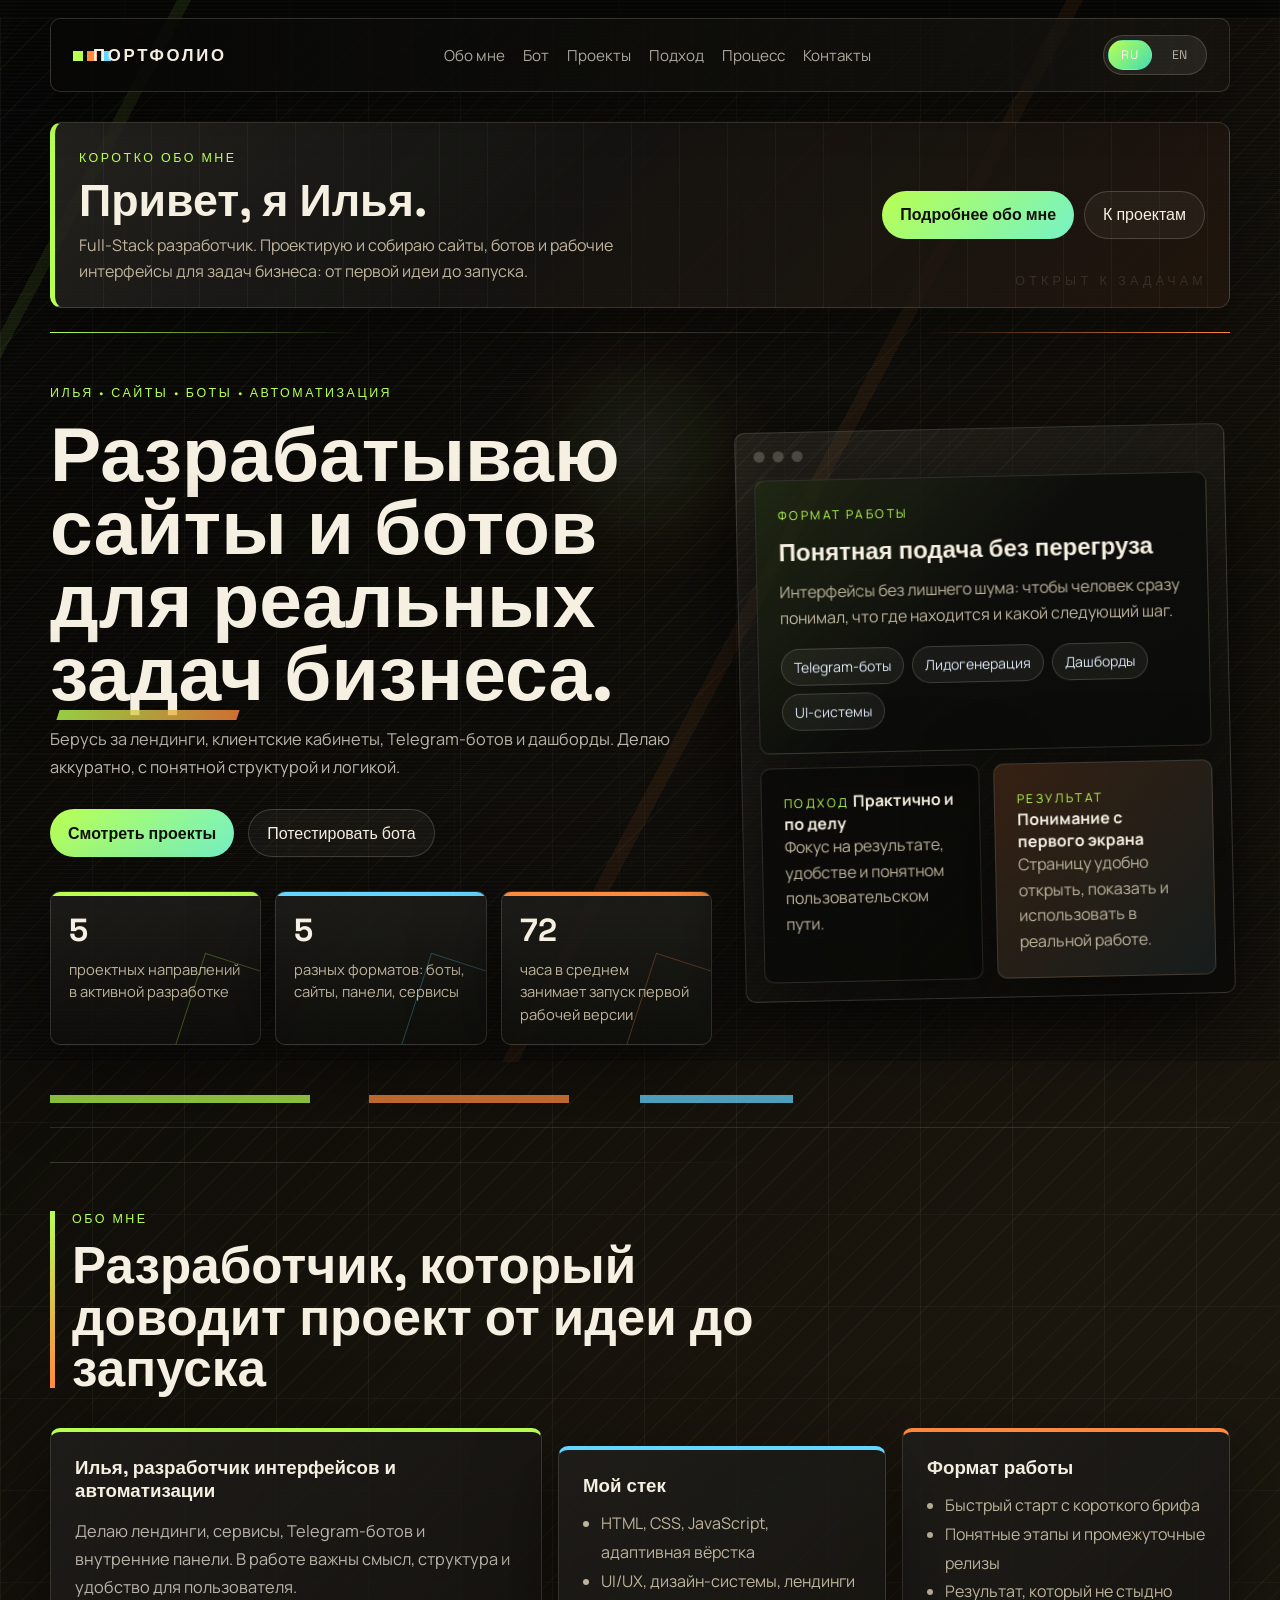
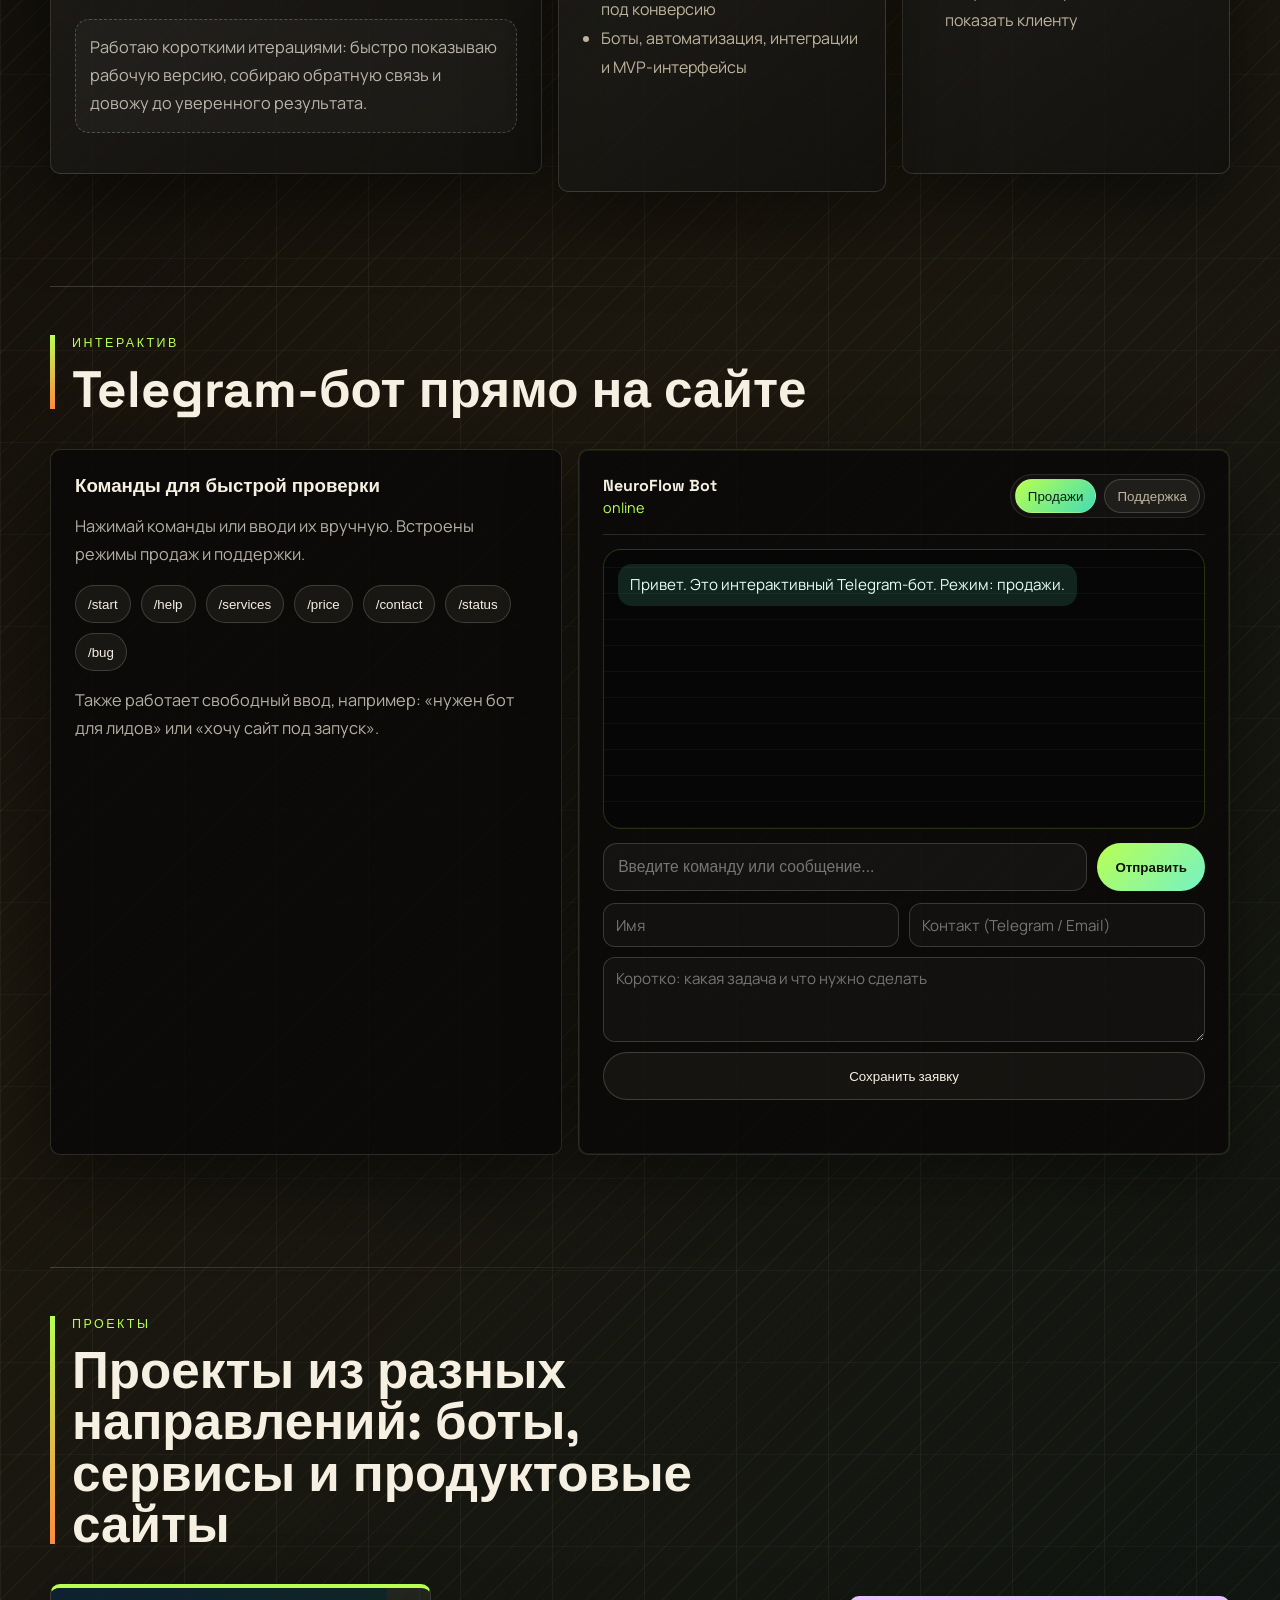
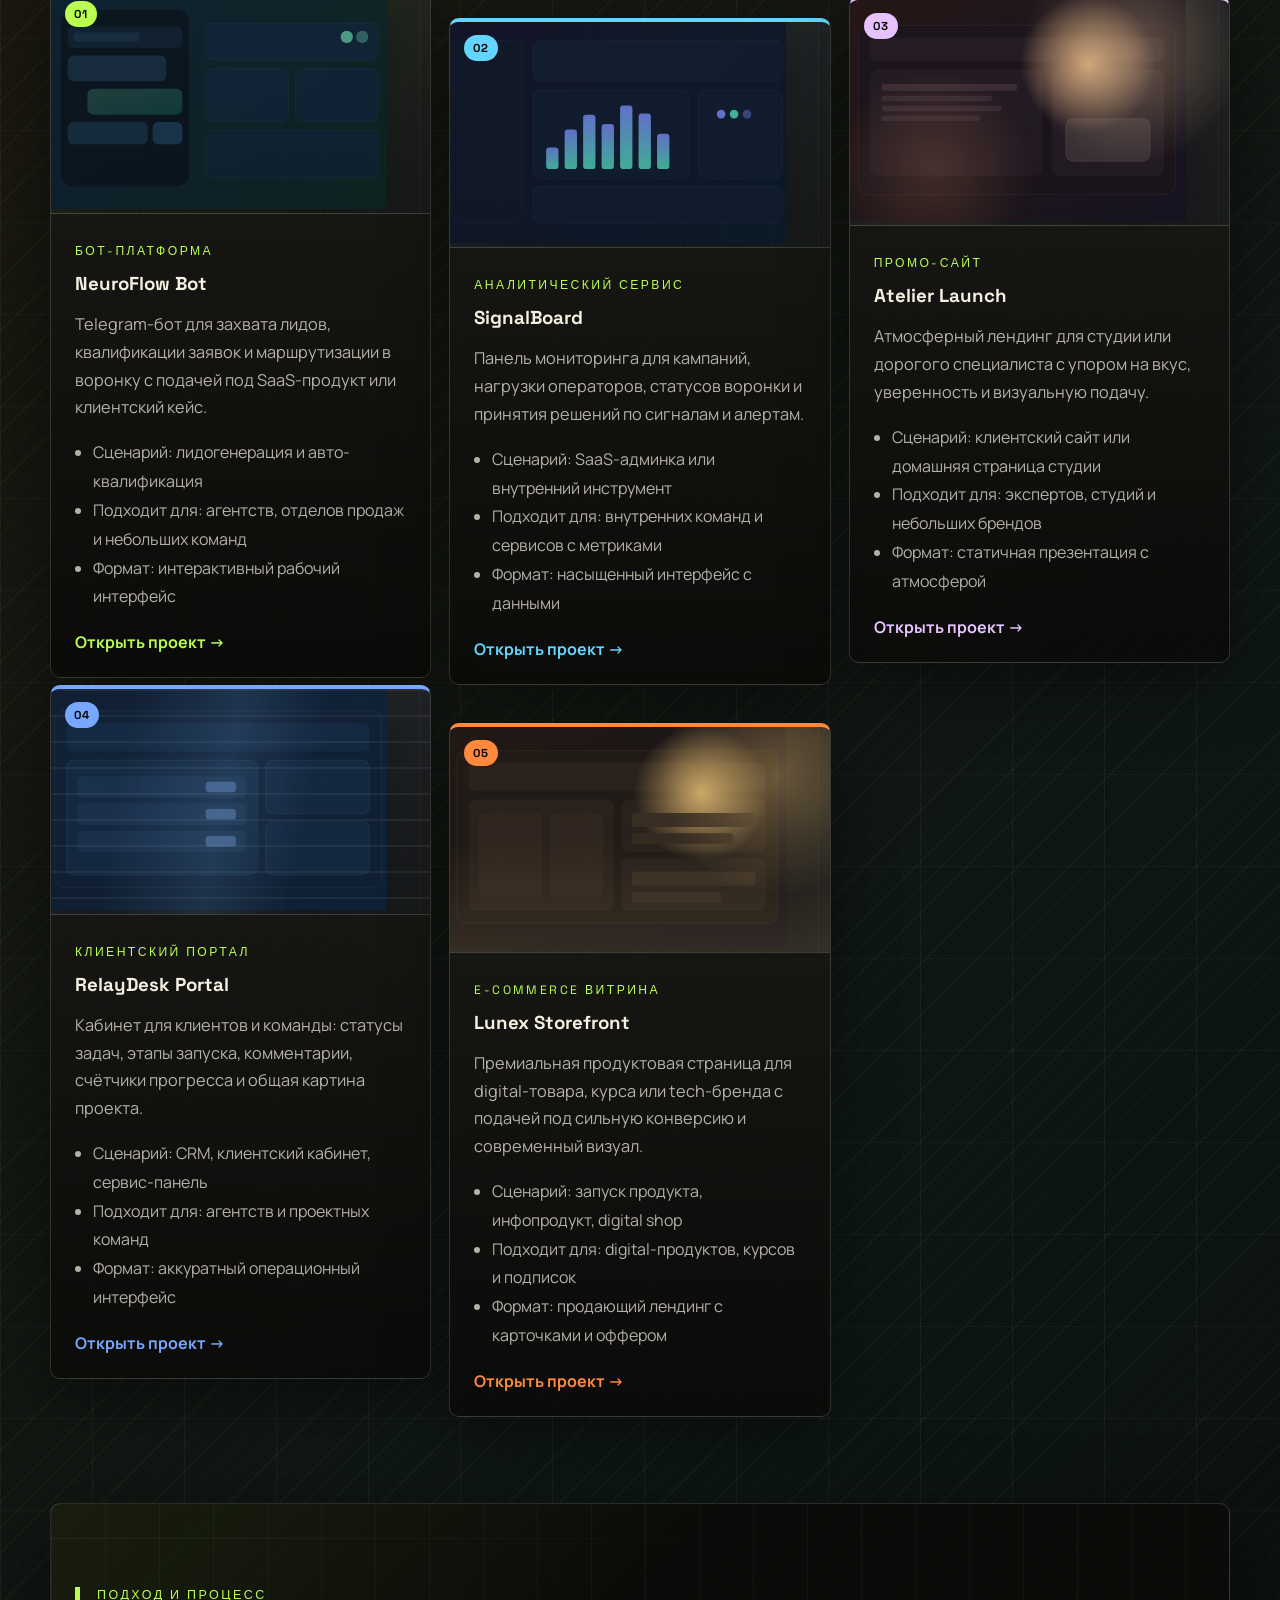
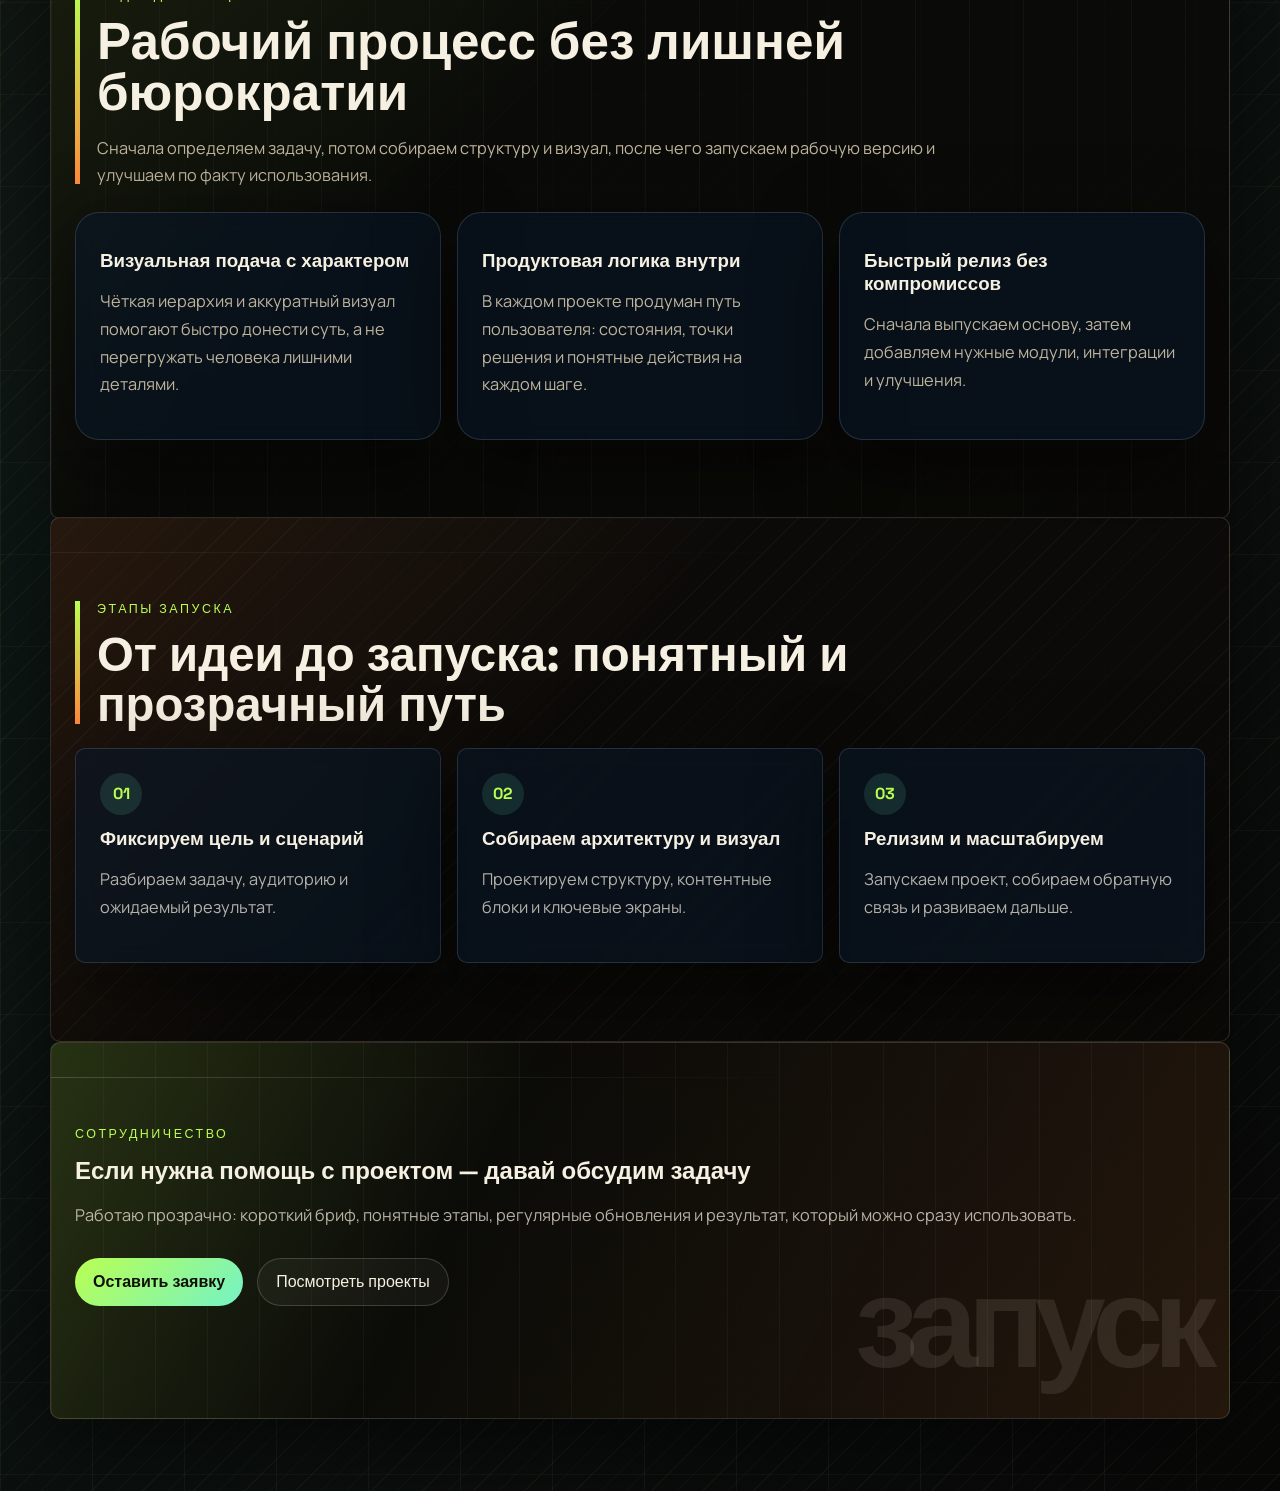
<file: dev_portfolio_showcase/index.html>
<!DOCTYPE html>
<html lang="ru">
  <head>
    <meta charset="UTF-8" />
    <meta name="viewport" content="width=device-width, initial-scale=1.0" />
    <title>Илья - Full-Stack разработчик</title>
    <meta
      name="description"
      content="Илья: сайты, боты, дашборды и автоматизация для бизнеса. Разработка с фокусом на результат и понятную продуктовую логику."
    />
    <link rel="preconnect" href="https://fonts.googleapis.com" />
    <link rel="preconnect" href="https://fonts.gstatic.com" crossorigin />
    <link
      href="https://fonts.googleapis.com/css2?family=Manrope:wght@400;500;600;700;800&family=Space+Grotesk:wght@500;700&display=swap"
      rel="stylesheet"
    />
    <link rel="stylesheet" href="./assets/styles.css" />
  </head>
  <body>
    <div class="page-shell">
      <header class="topbar">
        <a class="brand" href="#top">Портфолио</a>
        <nav class="topnav">
          <a href="#about">Обо мне</a>
          <a href="#bot">Бот</a>
          <a href="#projects">Проекты</a>
          <a href="#services">Подход</a>
          <a href="#process">Процесс</a>
          <a href="#contact">Контакты</a>
        </nav>
        <div class="lang-switch" role="group" aria-label="RU EN">
          <button type="button" class="lang-btn active" data-lang="ru">RU</button>
          <button type="button" class="lang-btn" data-lang="en">EN</button>
        </div>
      </header>

      <main id="top">
        <section class="intro-banner">
          <div class="intro-copy">
            <span class="eyebrow">Коротко обо мне</span>
            <h2>Привет, я Илья.</h2>
            <p>
              Full-Stack разработчик. Проектирую и собираю сайты, ботов и рабочие интерфейсы
              для задач бизнеса: от первой идеи до запуска.
            </p>
          </div>
          <div class="intro-actions">
            <a class="button button-primary" href="#about">Подробнее обо мне</a>
            <a class="button button-secondary" href="#projects">К проектам</a>
          </div>
        </section>

        <section class="hero">
          <div class="hero-copy">
            <span class="eyebrow">Илья • Сайты • Боты • Автоматизация</span>
            <h1 class="hero-title">
              Разрабатываю сайты и ботов для реальных задач бизнеса.
            </h1>
            <p class="hero-text">
              Берусь за лендинги, клиентские кабинеты, Telegram-ботов и дашборды.
              Делаю аккуратно, с понятной структурой и логикой.
            </p>
            <div class="hero-actions">
              <a class="button button-primary" href="#projects">Смотреть проекты</a>
              <a class="button button-secondary" href="#bot">Потестировать бота</a>
            </div>
            <div class="metrics-grid">
              <article>
                <strong data-counter="5">0</strong>
                <span>проектных направлений в активной разработке</span>
              </article>
              <article>
                <strong data-counter="5">0</strong>
                <span>разных форматов: боты, сайты, панели, сервисы</span>
              </article>
              <article>
                <strong data-counter="72">0</strong>
                <span>часа в среднем занимает запуск первой рабочей версии</span>
              </article>
            </div>
          </div>

          <div class="hero-panel">
            <div class="window-panel">
              <div class="window-top">
                <span></span>
                <span></span>
                <span></span>
              </div>
              <div class="hero-board">
                <div class="board-card board-large">
                  <span class="card-label">Формат работы</span>
                  <h2>Понятная подача без перегруза</h2>
                  <p>
                    Интерфейсы без лишнего шума: чтобы человек сразу понимал,
                    что где находится и какой следующий шаг.
                  </p>
                  <div class="board-tags">
                    <span>Telegram-боты</span>
                    <span>Лидогенерация</span>
                    <span>Дашборды</span>
                    <span>UI-системы</span>
                  </div>
                </div>
                <div class="board-row">
                  <div class="board-card">
                    <span class="card-label">Подход</span>
                    <strong>Практично и по делу</strong>
                    <p>Фокус на результате, удобстве и понятном пользовательском пути.</p>
                  </div>
                  <div class="board-card accent">
                    <span class="card-label">Результат</span>
                    <strong>Понимание с первого экрана</strong>
                    <p>Страницу удобно открыть, показать и использовать в реальной работе.</p>
                  </div>
                </div>
              </div>
            </div>
          </div>
        </section>

        <section class="section" id="about">
          <div class="section-heading">
            <span class="eyebrow">Обо мне</span>
            <h2>Разработчик, который доводит проект от идеи до запуска</h2>
          </div>
          <div class="about-grid">
            <article class="about-card about-main">
              <h3>Илья, разработчик интерфейсов и автоматизации</h3>
              <p>
                Делаю лендинги, сервисы, Telegram-ботов и внутренние панели.
                В работе важны смысл, структура и удобство для пользователя.
              </p>
              <p class="about-placeholder">
                Работаю короткими итерациями: быстро показываю рабочую версию,
                собираю обратную связь и довожу до уверенного результата.
              </p>
            </article>
            <article class="about-card">
              <h3>Мой стек</h3>
              <ul class="about-list">
                <li>HTML, CSS, JavaScript, адаптивная вёрстка</li>
                <li>UI/UX, дизайн-системы, лендинги под конверсию</li>
                <li>Боты, автоматизация, интеграции и MVP-интерфейсы</li>
              </ul>
            </article>
            <article class="about-card">
              <h3>Формат работы</h3>
              <ul class="about-list">
                <li>Быстрый старт с короткого брифа</li>
                <li>Понятные этапы и промежуточные релизы</li>
                <li>Результат, который не стыдно показать клиенту</li>
              </ul>
            </article>
          </div>
        </section>

        <section class="section" id="bot">
          <div class="section-heading">
            <span class="eyebrow">Интерактив</span>
            <h2>Telegram-бот прямо на сайте</h2>
          </div>
          <div class="bot-demo">
            <article class="bot-instructions">
              <h3>Команды для быстрой проверки</h3>
              <p>
                Нажимай команды или вводи их вручную. Встроены режимы
                продаж и поддержки.
              </p>
              <div class="command-chips">
                <button class="command-chip" type="button" data-command="/start">/start</button>
                <button class="command-chip" type="button" data-command="/help">/help</button>
                <button class="command-chip" type="button" data-command="/services">/services</button>
                <button class="command-chip" type="button" data-command="/price">/price</button>
                <button class="command-chip" type="button" data-command="/contact">/contact</button>
                <button class="command-chip" type="button" data-command="/status">/status</button>
                <button class="command-chip" type="button" data-command="/bug">/bug</button>
              </div>
              <p class="bot-tip">
                Также работает свободный ввод, например: «нужен бот для лидов»
                или «хочу сайт под запуск».
              </p>
            </article>
            <article class="bot-console">
              <div class="bot-console-head">
                <div>
                  <strong>NeuroFlow Bot</strong>
                  <span class="bot-online">online</span>
                </div>
                <div class="bot-mode-switch">
                  <button class="mode-chip active" type="button" data-mode="sales">Продажи</button>
                  <button class="mode-chip" type="button" data-mode="support">Поддержка</button>
                </div>
              </div>
              <div id="bot-log" class="bot-log" aria-live="polite"></div>
              <form id="bot-form" class="bot-form">
                <input
                  id="bot-input"
                  type="text"
                  placeholder="Введите команду или сообщение..."
                  autocomplete="off"
                />
                <button class="button button-primary" type="submit">Отправить</button>
              </form>
              <form id="lead-form" class="lead-form">
                <input id="lead-name" type="text" placeholder="Имя" />
                <input id="lead-contact" type="text" placeholder="Контакт (Telegram / Email)" />
                <textarea
                  id="lead-task"
                  rows="3"
                  placeholder="Коротко: какая задача и что нужно сделать"
                ></textarea>
                <button class="button button-secondary lead-submit" type="submit">
                  Сохранить заявку
                </button>
              </form>
              <p id="lead-status" class="lead-status"></p>
            </article>
          </div>
        </section>

        <section class="section" id="projects">
          <div class="section-heading">
            <span class="eyebrow">Проекты</span>
            <h2>Проекты из разных направлений: боты, сервисы и продуктовые сайты</h2>
          </div>
          <div class="project-grid">
            <article class="project-card">
              <div class="project-preview preview-bot">
                <img src="./assets/previews/neuroflow-card.svg" alt="Превью проекта NeuroFlow Bot" loading="lazy" />
              </div>
              <div class="project-meta">
                <span class="project-type">Бот-платформа</span>
                <h3>NeuroFlow Bot</h3>
                <p>
                  Telegram-бот для захвата лидов, квалификации заявок и
                  маршрутизации в воронку с подачей под SaaS-продукт или клиентский кейс.
                </p>
                <ul>
                  <li>Сценарий: лидогенерация и авто-квалификация</li>
                  <li>Подходит для: агентств, отделов продаж и небольших команд</li>
                  <li>Формат: интерактивный рабочий интерфейс</li>
                </ul>
                <a href="./projects/neuroflow-bot/index.html">Открыть проект</a>
              </div>
            </article>

            <article class="project-card">
              <div class="project-preview preview-dashboard">
                <img src="./assets/previews/signalboard-card.svg" alt="Превью проекта SignalBoard" loading="lazy" />
              </div>
              <div class="project-meta">
                <span class="project-type">Аналитический сервис</span>
                <h3>SignalBoard</h3>
                <p>
                  Панель мониторинга для кампаний, нагрузки операторов, статусов
                  воронки и принятия решений по сигналам и алертам.
                </p>
                <ul>
                  <li>Сценарий: SaaS-админка или внутренний инструмент</li>
                  <li>Подходит для: внутренних команд и сервисов с метриками</li>
                  <li>Формат: насыщенный интерфейс с данными</li>
                </ul>
                <a href="./projects/signalboard-dashboard/index.html">Открыть проект</a>
              </div>
            </article>

            <article class="project-card">
              <div class="project-preview preview-atelier">
                <img src="./assets/previews/atelier-card.svg" alt="Превью проекта Atelier Launch" loading="lazy" />
              </div>
              <div class="project-meta">
                <span class="project-type">Промо-сайт</span>
                <h3>Atelier Launch</h3>
                <p>
                  Атмосферный лендинг для студии или дорогого специалиста с
                  упором на вкус, уверенность и визуальную подачу.
                </p>
                <ul>
                  <li>Сценарий: клиентский сайт или домашняя страница студии</li>
                  <li>Подходит для: экспертов, студий и небольших брендов</li>
                  <li>Формат: статичная презентация с атмосферой</li>
                </ul>
                <a href="./projects/atelier-launch/index.html">Открыть проект</a>
              </div>
            </article>

            <article class="project-card">
              <div class="project-preview preview-relay">
                <img src="./assets/previews/relaydesk-card.svg" alt="Превью проекта RelayDesk Portal" loading="lazy" />
              </div>
              <div class="project-meta">
                <span class="project-type">Клиентский портал</span>
                <h3>RelayDesk Portal</h3>
                <p>
                  Кабинет для клиентов и команды: статусы задач, этапы запуска,
                  комментарии, счётчики прогресса и общая картина проекта.
                </p>
                <ul>
                  <li>Сценарий: CRM, клиентский кабинет, сервис-панель</li>
                  <li>Подходит для: агентств и проектных команд</li>
                  <li>Формат: аккуратный операционный интерфейс</li>
                </ul>
                <a href="./projects/relaydesk-portal/index.html">Открыть проект</a>
              </div>
            </article>

            <article class="project-card">
              <div class="project-preview preview-lunex">
                <img src="./assets/previews/lunex-card.svg" alt="Превью проекта Lunex Storefront" loading="lazy" />
              </div>
              <div class="project-meta">
                <span class="project-type">E-commerce витрина</span>
                <h3>Lunex Storefront</h3>
                <p>
                  Премиальная продуктовая страница для digital-товара, курса или
                  tech-бренда с подачей под сильную конверсию и современный визуал.
                </p>
                <ul>
                  <li>Сценарий: запуск продукта, инфопродукт, digital shop</li>
                  <li>Подходит для: digital-продуктов, курсов и подписок</li>
                  <li>Формат: продающий лендинг с карточками и оффером</li>
                </ul>
                <a href="./projects/lunex-storefront/index.html">Открыть проект</a>
              </div>
            </article>
          </div>
        </section>

        <section class="section strategy-section" id="services">
          <div class="section-heading">
            <span class="eyebrow">Подход и процесс</span>
            <h2>Рабочий процесс без лишней бюрократии</h2>
            <p>
              Сначала определяем задачу, потом собираем структуру и визуал,
              после чего запускаем рабочую версию и улучшаем по факту использования.
            </p>
          </div>
          <div class="split-grid">
            <div class="info-card">
              <h3>Визуальная подача с характером</h3>
              <p>
                Чёткая иерархия и аккуратный визуал помогают быстро донести суть,
                а не перегружать человека лишними деталями.
              </p>
            </div>
            <div class="info-card">
              <h3>Продуктовая логика внутри</h3>
              <p>
                В каждом проекте продуман путь пользователя: состояния, точки решения
                и понятные действия на каждом шаге.
              </p>
            </div>
            <div class="info-card">
              <h3>Быстрый релиз без компромиссов</h3>
              <p>
                Сначала выпускаем основу, затем добавляем нужные модули,
                интеграции и улучшения.
              </p>
            </div>
          </div>
        </section>

        <section class="section process-section" id="process">
          <div class="section-heading">
            <span class="eyebrow">Этапы запуска</span>
            <h2>От идеи до запуска: понятный и прозрачный путь</h2>
          </div>
          <div class="timeline">
            <article>
              <span>01</span>
              <h3>Фиксируем цель и сценарий</h3>
              <p>Разбираем задачу, аудиторию и ожидаемый результат.</p>
            </article>
            <article>
              <span>02</span>
              <h3>Собираем архитектуру и визуал</h3>
              <p>Проектируем структуру, контентные блоки и ключевые экраны.</p>
            </article>
            <article>
              <span>03</span>
              <h3>Релизим и масштабируем</h3>
              <p>Запускаем проект, собираем обратную связь и развиваем дальше.</p>
            </article>
          </div>
        </section>

        <section class="section contact-card" id="contact">
          <span class="eyebrow">Сотрудничество</span>
          <h2>Если нужна помощь с проектом — давай обсудим задачу</h2>
          <p>
            Работаю прозрачно: короткий бриф, понятные этапы, регулярные обновления
            и результат, который можно сразу использовать.
          </p>
          <div class="contact-actions">
            <a class="button button-primary" href="#bot">Оставить заявку</a>
            <a class="button button-secondary" href="#projects">Посмотреть проекты</a>
          </div>
        </section>
      </main>
    </div>

    <script src="./assets/script.js"></script>
  </body>
  </html>
</file>
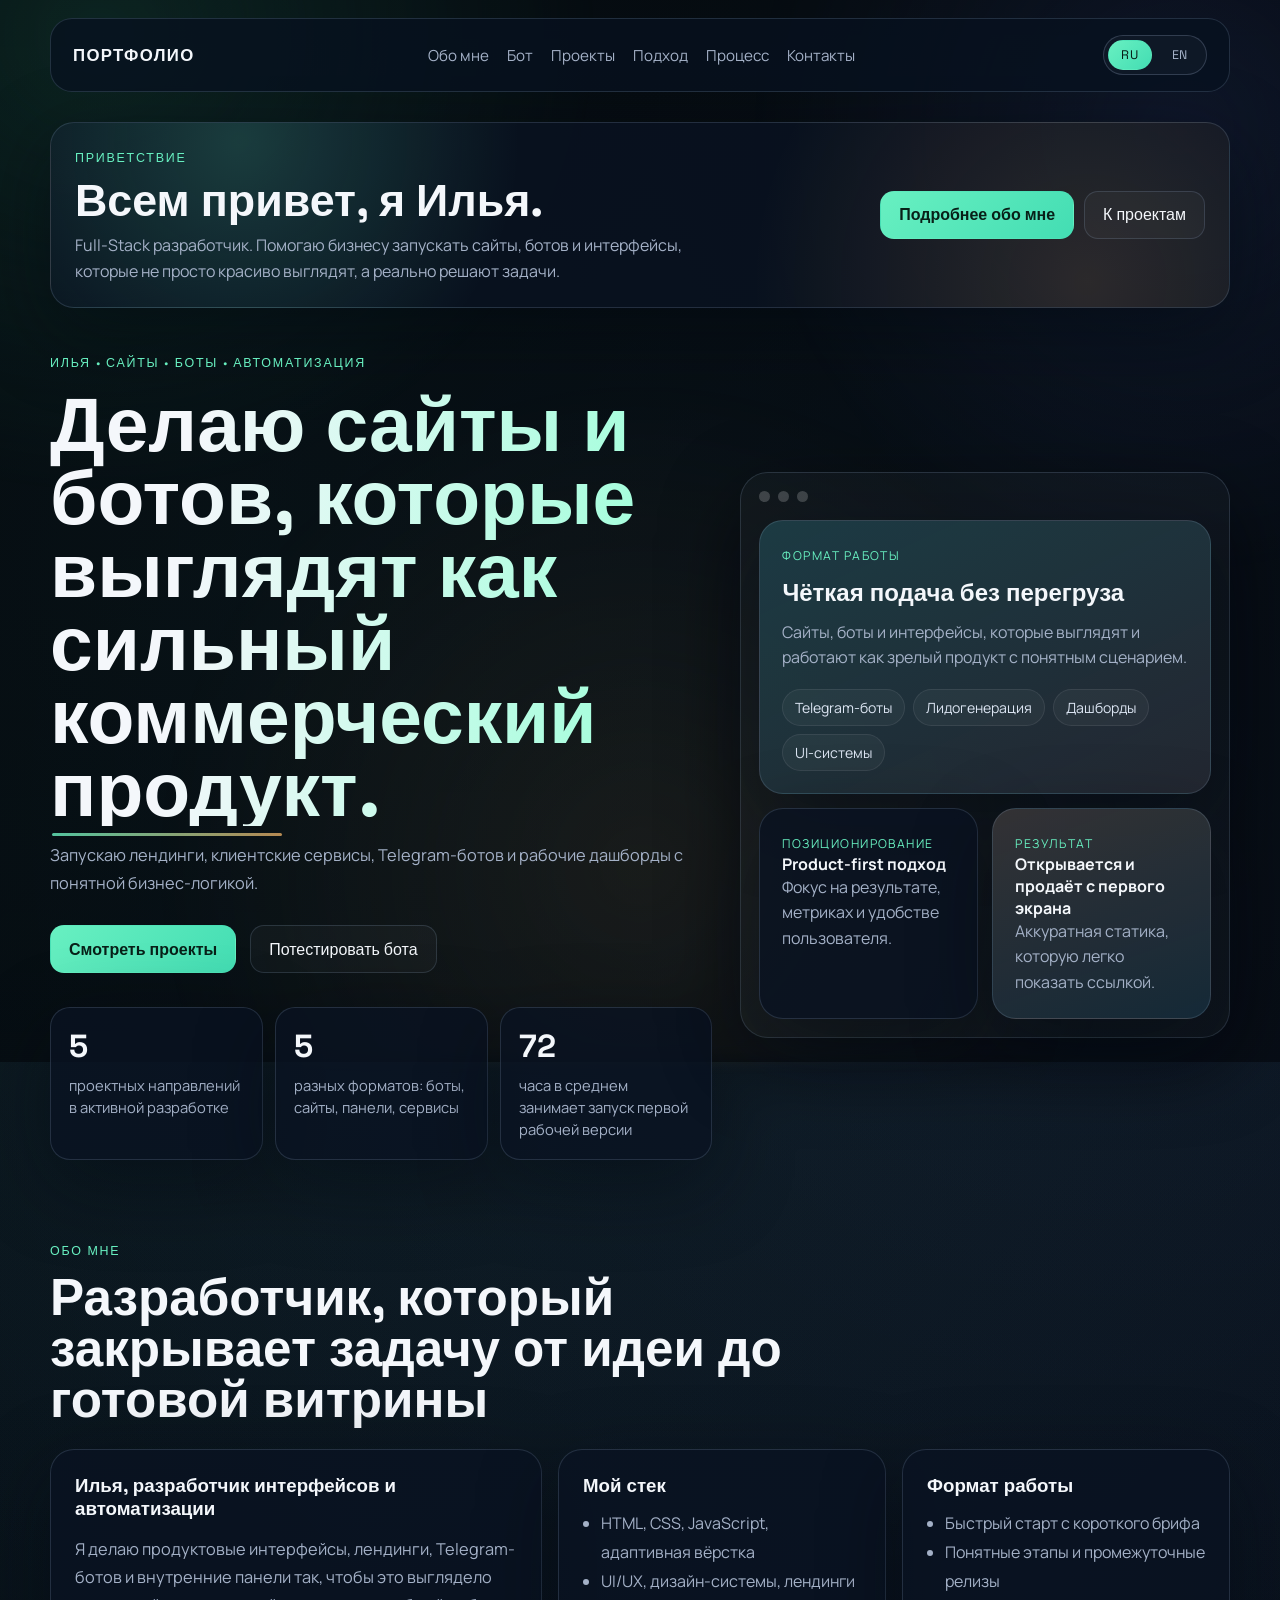
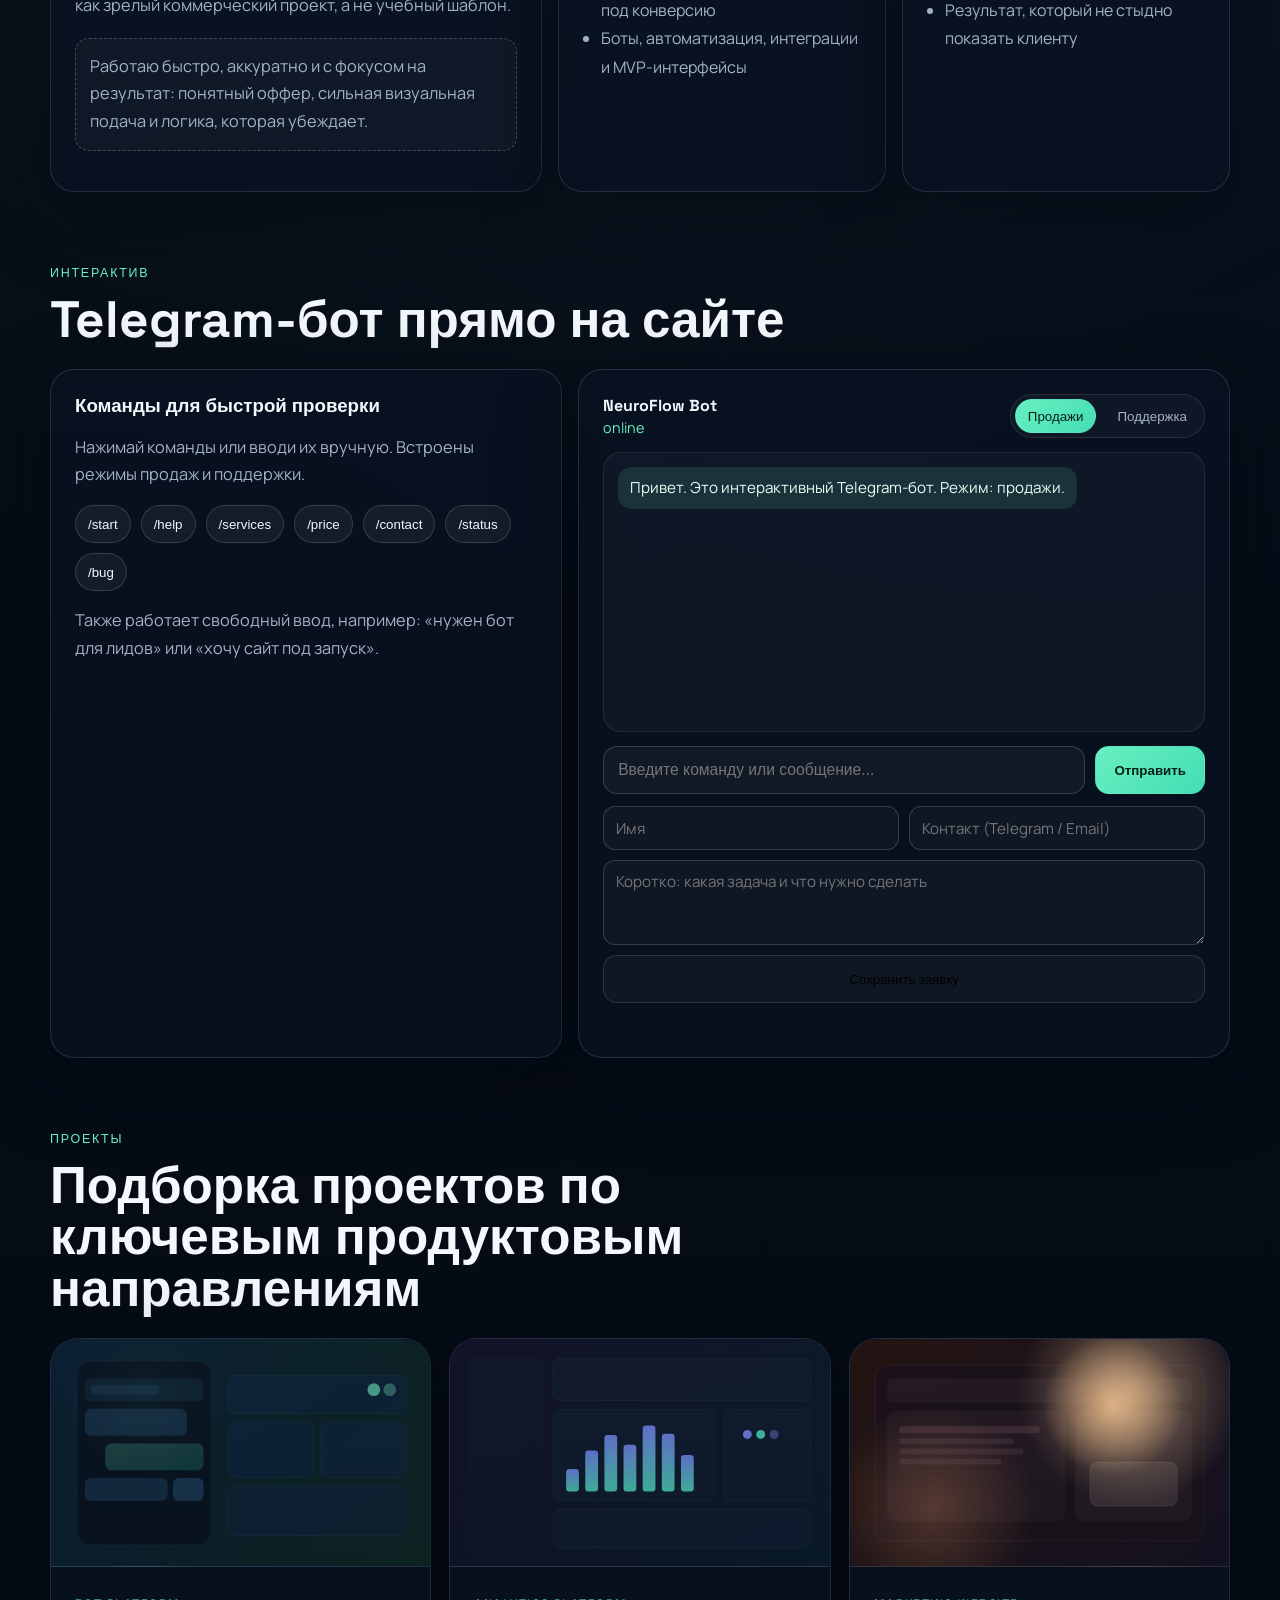
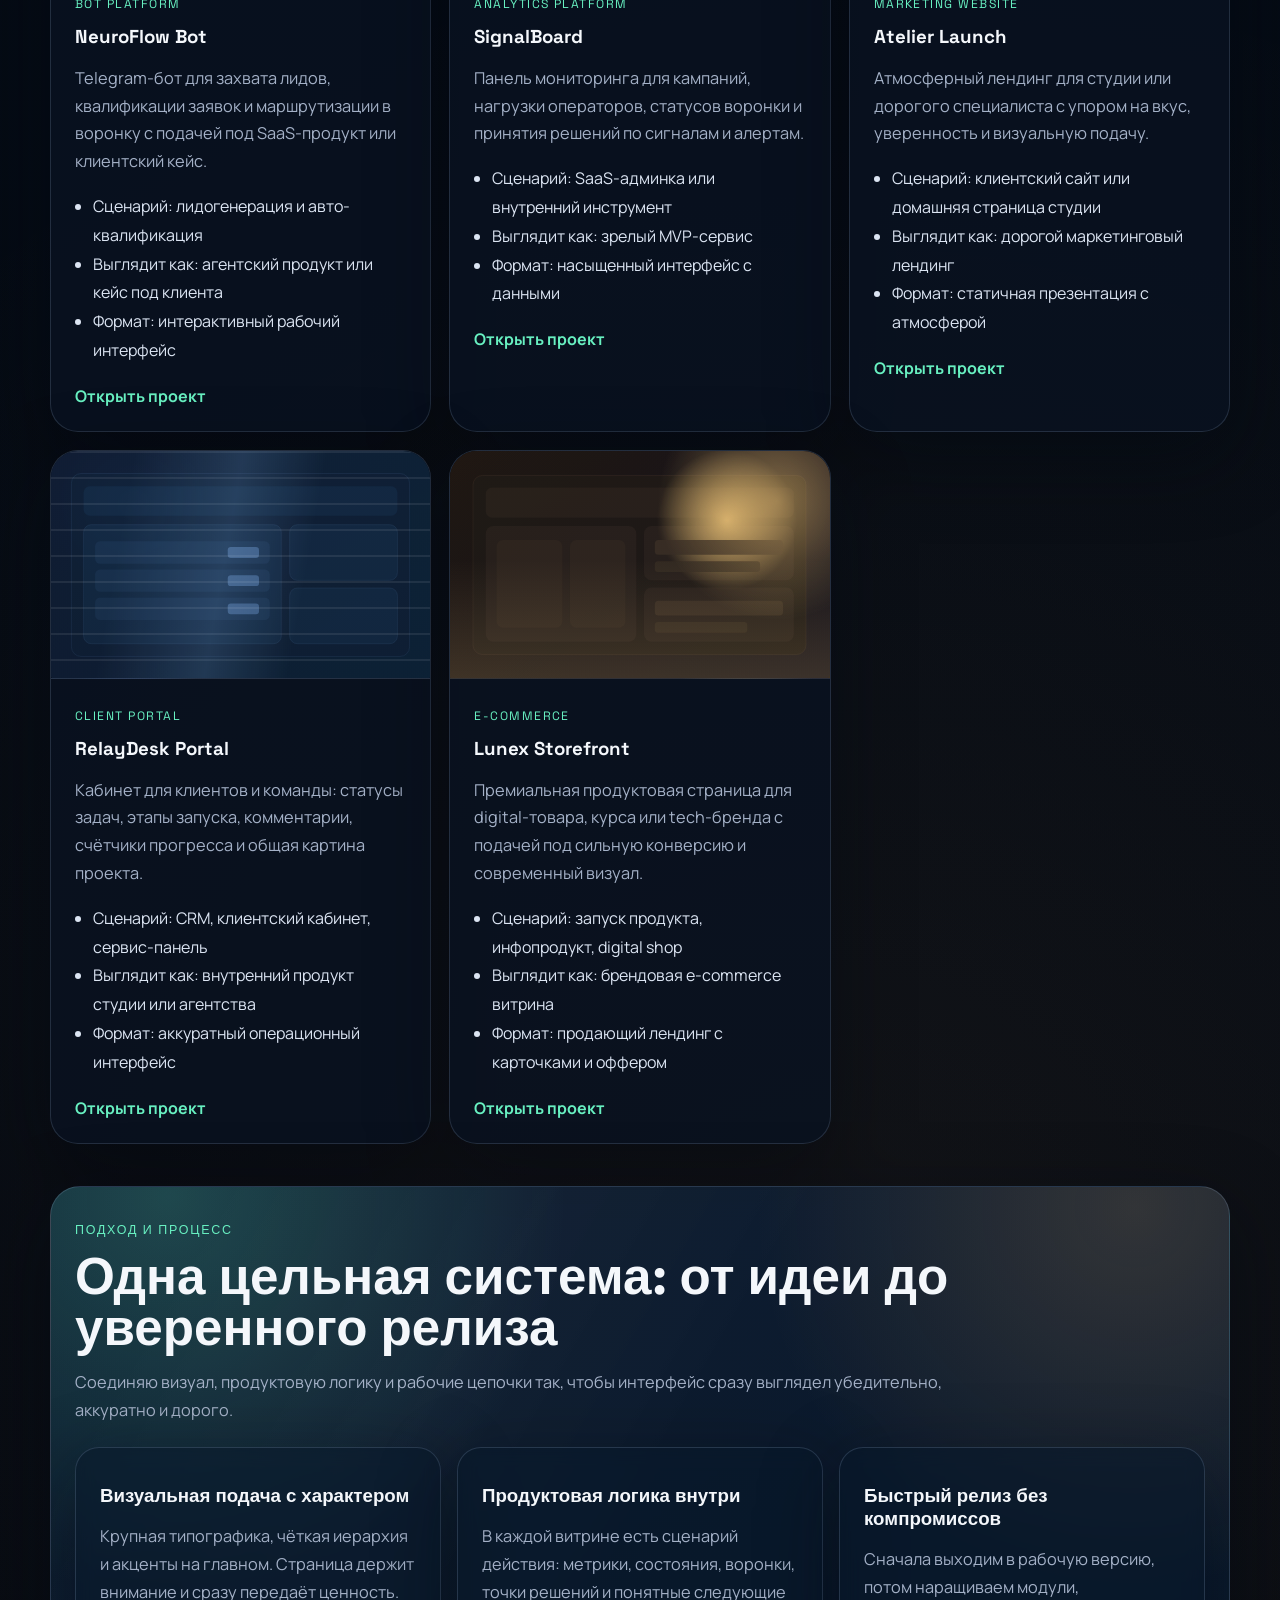
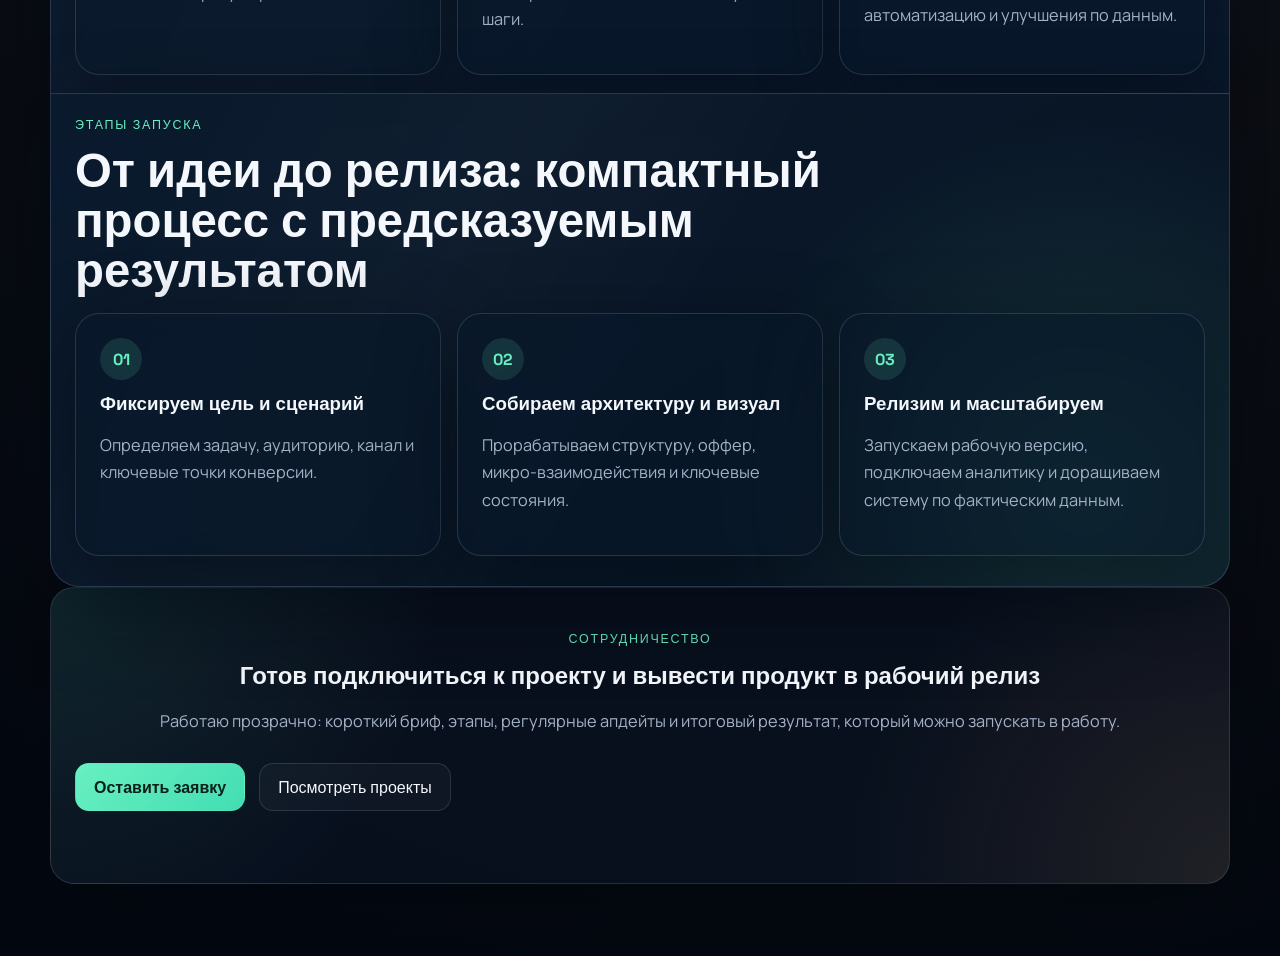
<file: dev_portfolio_showcase_deploy/index.html>
<!DOCTYPE html>
<html lang="ru">
  <head>
    <meta charset="UTF-8" />
    <meta name="viewport" content="width=device-width, initial-scale=1.0" />
    <title>Илья - Full-Stack разработчик</title>
    <meta
      name="description"
      content="Илья: сайты, боты, дашборды и автоматизация для бизнеса. Разработка с фокусом на результат и понятную продуктовую логику."
    />
    <link rel="preconnect" href="https://fonts.googleapis.com" />
    <link rel="preconnect" href="https://fonts.gstatic.com" crossorigin />
    <link
      href="https://fonts.googleapis.com/css2?family=Manrope:wght@400;500;600;700;800&family=Space+Grotesk:wght@500;700&display=swap"
      rel="stylesheet"
    />
    <link rel="stylesheet" href="./assets/styles.css" />
  </head>
  <body>
    <div class="page-shell">
      <header class="topbar">
        <a class="brand" href="#top">Портфолио</a>
        <nav class="topnav">
          <a href="#about">Обо мне</a>
          <a href="#bot">Бот</a>
          <a href="#projects">Проекты</a>
          <a href="#services">Подход</a>
          <a href="#process">Процесс</a>
          <a href="#contact">Контакты</a>
        </nav>
        <div class="lang-switch" role="group" aria-label="RU EN">
          <button type="button" class="lang-btn active" data-lang="ru">RU</button>
          <button type="button" class="lang-btn" data-lang="en">EN</button>
        </div>
      </header>

      <main id="top">
        <section class="intro-banner">
          <div class="intro-copy">
            <span class="eyebrow">Приветствие</span>
            <h2>Всем привет, я Илья.</h2>
            <p>
              Full-Stack разработчик. Помогаю бизнесу запускать сайты, ботов
              и интерфейсы, которые не просто красиво выглядят, а реально решают задачи.
            </p>
          </div>
          <div class="intro-actions">
            <a class="button button-primary" href="#about">Подробнее обо мне</a>
            <a class="button button-secondary" href="#projects">К проектам</a>
          </div>
        </section>

        <section class="hero">
          <div class="hero-copy">
            <span class="eyebrow">Илья • Сайты • Боты • Автоматизация</span>
            <h1 class="hero-title">
              Делаю сайты и ботов, которые выглядят как сильный коммерческий продукт.
            </h1>
            <p class="hero-text">
              Запускаю лендинги, клиентские сервисы, Telegram-ботов и
              рабочие дашборды с понятной бизнес-логикой.
            </p>
            <div class="hero-actions">
              <a class="button button-primary" href="#projects">Смотреть проекты</a>
              <a class="button button-secondary" href="#bot">Потестировать бота</a>
            </div>
            <div class="metrics-grid">
              <article>
                <strong data-counter="5">0</strong>
                <span>проектных направлений в активной разработке</span>
              </article>
              <article>
                <strong data-counter="5">0</strong>
                <span>разных форматов: боты, сайты, панели, сервисы</span>
              </article>
              <article>
                <strong data-counter="72">0</strong>
                <span>часа в среднем занимает запуск первой рабочей версии</span>
              </article>
            </div>
          </div>

          <div class="hero-panel">
            <div class="window-panel">
              <div class="window-top">
                <span></span>
                <span></span>
                <span></span>
              </div>
              <div class="hero-board">
                <div class="board-card board-large">
                  <span class="card-label">Формат работы</span>
                  <h2>Чёткая подача без перегруза</h2>
                  <p>
                    Сайты, боты и интерфейсы, которые выглядят и работают как
                    зрелый продукт с понятным сценарием.
                  </p>
                  <div class="board-tags">
                    <span>Telegram-боты</span>
                    <span>Лидогенерация</span>
                    <span>Дашборды</span>
                    <span>UI-системы</span>
                  </div>
                </div>
                <div class="board-row">
                  <div class="board-card">
                    <span class="card-label">Позиционирование</span>
                    <strong>Product-first подход</strong>
                    <p>Фокус на результате, метриках и удобстве пользователя.</p>
                  </div>
                  <div class="board-card accent">
                    <span class="card-label">Результат</span>
                    <strong>Открывается и продаёт с первого экрана</strong>
                    <p>Аккуратная статика, которую легко показать ссылкой.</p>
                  </div>
                </div>
              </div>
            </div>
          </div>
        </section>

        <section class="section" id="about">
          <div class="section-heading">
            <span class="eyebrow">Обо мне</span>
            <h2>Разработчик, который закрывает задачу от идеи до готовой витрины</h2>
          </div>
          <div class="about-grid">
            <article class="about-card about-main">
              <h3>Илья, разработчик интерфейсов и автоматизации</h3>
              <p>
                Я делаю продуктовые интерфейсы, лендинги, Telegram-ботов и
                внутренние панели так, чтобы это выглядело как зрелый
                коммерческий проект, а не учебный шаблон.
              </p>
              <p class="about-placeholder">
                Работаю быстро, аккуратно и с фокусом на результат: понятный
                оффер, сильная визуальная подача и логика, которая убеждает.
              </p>
            </article>
            <article class="about-card">
              <h3>Мой стек</h3>
              <ul class="about-list">
                <li>HTML, CSS, JavaScript, адаптивная вёрстка</li>
                <li>UI/UX, дизайн-системы, лендинги под конверсию</li>
                <li>Боты, автоматизация, интеграции и MVP-интерфейсы</li>
              </ul>
            </article>
            <article class="about-card">
              <h3>Формат работы</h3>
              <ul class="about-list">
                <li>Быстрый старт с короткого брифа</li>
                <li>Понятные этапы и промежуточные релизы</li>
                <li>Результат, который не стыдно показать клиенту</li>
              </ul>
            </article>
          </div>
        </section>

        <section class="section" id="bot">
          <div class="section-heading">
            <span class="eyebrow">Интерактив</span>
            <h2>Telegram-бот прямо на сайте</h2>
          </div>
          <div class="bot-demo">
            <article class="bot-instructions">
              <h3>Команды для быстрой проверки</h3>
              <p>
                Нажимай команды или вводи их вручную. Встроены режимы
                продаж и поддержки.
              </p>
              <div class="command-chips">
                <button class="command-chip" type="button" data-command="/start">/start</button>
                <button class="command-chip" type="button" data-command="/help">/help</button>
                <button class="command-chip" type="button" data-command="/services">/services</button>
                <button class="command-chip" type="button" data-command="/price">/price</button>
                <button class="command-chip" type="button" data-command="/contact">/contact</button>
                <button class="command-chip" type="button" data-command="/status">/status</button>
                <button class="command-chip" type="button" data-command="/bug">/bug</button>
              </div>
              <p class="bot-tip">
                Также работает свободный ввод, например: «нужен бот для лидов»
                или «хочу сайт под запуск».
              </p>
            </article>
            <article class="bot-console">
              <div class="bot-console-head">
                <div>
                  <strong>NeuroFlow Bot</strong>
                  <span class="bot-online">online</span>
                </div>
                <div class="bot-mode-switch">
                  <button class="mode-chip active" type="button" data-mode="sales">Продажи</button>
                  <button class="mode-chip" type="button" data-mode="support">Поддержка</button>
                </div>
              </div>
              <div id="bot-log" class="bot-log" aria-live="polite"></div>
              <form id="bot-form" class="bot-form">
                <input
                  id="bot-input"
                  type="text"
                  placeholder="Введите команду или сообщение..."
                  autocomplete="off"
                />
                <button class="button button-primary" type="submit">Отправить</button>
              </form>
              <form id="lead-form" class="lead-form">
                <input id="lead-name" type="text" placeholder="Имя" />
                <input id="lead-contact" type="text" placeholder="Контакт (Telegram / Email)" />
                <textarea
                  id="lead-task"
                  rows="3"
                  placeholder="Коротко: какая задача и что нужно сделать"
                ></textarea>
                <button class="button button-secondary lead-submit" type="submit">
                  Сохранить заявку
                </button>
              </form>
              <p id="lead-status" class="lead-status"></p>
            </article>
          </div>
        </section>

        <section class="section" id="projects">
          <div class="section-heading">
            <span class="eyebrow">Проекты</span>
            <h2>Подборка проектов по ключевым продуктовым направлениям</h2>
          </div>
          <div class="project-grid">
            <article class="project-card">
              <div class="project-preview preview-bot">
                <img src="./assets/previews/neuroflow-card.svg" alt="Превью проекта NeuroFlow Bot" loading="lazy" />
              </div>
              <div class="project-meta">
                <span class="project-type">Bot Platform</span>
                <h3>NeuroFlow Bot</h3>
                <p>
                  Telegram-бот для захвата лидов, квалификации заявок и
                  маршрутизации в воронку с подачей под SaaS-продукт или клиентский кейс.
                </p>
                <ul>
                  <li>Сценарий: лидогенерация и авто-квалификация</li>
                  <li>Выглядит как: агентский продукт или кейс под клиента</li>
                  <li>Формат: интерактивный рабочий интерфейс</li>
                </ul>
                <a href="./projects/neuroflow-bot/index.html">Открыть проект</a>
              </div>
            </article>

            <article class="project-card">
              <div class="project-preview preview-dashboard">
                <img src="./assets/previews/signalboard-card.svg" alt="Превью проекта SignalBoard" loading="lazy" />
              </div>
              <div class="project-meta">
                <span class="project-type">Analytics Platform</span>
                <h3>SignalBoard</h3>
                <p>
                  Панель мониторинга для кампаний, нагрузки операторов, статусов
                  воронки и принятия решений по сигналам и алертам.
                </p>
                <ul>
                  <li>Сценарий: SaaS-админка или внутренний инструмент</li>
                  <li>Выглядит как: зрелый MVP-сервис</li>
                  <li>Формат: насыщенный интерфейс с данными</li>
                </ul>
                <a href="./projects/signalboard-dashboard/index.html">Открыть проект</a>
              </div>
            </article>

            <article class="project-card">
              <div class="project-preview preview-atelier">
                <img src="./assets/previews/atelier-card.svg" alt="Превью проекта Atelier Launch" loading="lazy" />
              </div>
              <div class="project-meta">
                <span class="project-type">Marketing Website</span>
                <h3>Atelier Launch</h3>
                <p>
                  Атмосферный лендинг для студии или дорогого специалиста с
                  упором на вкус, уверенность и визуальную подачу.
                </p>
                <ul>
                  <li>Сценарий: клиентский сайт или домашняя страница студии</li>
                  <li>Выглядит как: дорогой маркетинговый лендинг</li>
                  <li>Формат: статичная презентация с атмосферой</li>
                </ul>
                <a href="./projects/atelier-launch/index.html">Открыть проект</a>
              </div>
            </article>

            <article class="project-card">
              <div class="project-preview preview-relay">
                <img src="./assets/previews/relaydesk-card.svg" alt="Превью проекта RelayDesk Portal" loading="lazy" />
              </div>
              <div class="project-meta">
                <span class="project-type">Client Portal</span>
                <h3>RelayDesk Portal</h3>
                <p>
                  Кабинет для клиентов и команды: статусы задач, этапы запуска,
                  комментарии, счётчики прогресса и общая картина проекта.
                </p>
                <ul>
                  <li>Сценарий: CRM, клиентский кабинет, сервис-панель</li>
                  <li>Выглядит как: внутренний продукт студии или агентства</li>
                  <li>Формат: аккуратный операционный интерфейс</li>
                </ul>
                <a href="./projects/relaydesk-portal/index.html">Открыть проект</a>
              </div>
            </article>

            <article class="project-card">
              <div class="project-preview preview-lunex">
                <img src="./assets/previews/lunex-card.svg" alt="Превью проекта Lunex Storefront" loading="lazy" />
              </div>
              <div class="project-meta">
                <span class="project-type">E-commerce</span>
                <h3>Lunex Storefront</h3>
                <p>
                  Премиальная продуктовая страница для digital-товара, курса или
                  tech-бренда с подачей под сильную конверсию и современный визуал.
                </p>
                <ul>
                  <li>Сценарий: запуск продукта, инфопродукт, digital shop</li>
                  <li>Выглядит как: брендовая e-commerce витрина</li>
                  <li>Формат: продающий лендинг с карточками и оффером</li>
                </ul>
                <a href="./projects/lunex-storefront/index.html">Открыть проект</a>
              </div>
            </article>
          </div>
        </section>

        <section class="section strategy-section" id="services">
          <div class="section-heading">
            <span class="eyebrow">Подход и процесс</span>
            <h2>Одна цельная система: от идеи до уверенного релиза</h2>
            <p>
              Соединяю визуал, продуктовую логику и рабочие цепочки так, чтобы интерфейс
              сразу выглядел убедительно, аккуратно и дорого.
            </p>
          </div>
          <div class="split-grid">
            <div class="info-card">
              <h3>Визуальная подача с характером</h3>
              <p>
                Крупная типографика, чёткая иерархия и акценты на главном.
                Страница держит внимание и сразу передаёт ценность.
              </p>
            </div>
            <div class="info-card">
              <h3>Продуктовая логика внутри</h3>
              <p>
                В каждой витрине есть сценарий действия: метрики, состояния,
                воронки, точки решений и понятные следующие шаги.
              </p>
            </div>
            <div class="info-card">
              <h3>Быстрый релиз без компромиссов</h3>
              <p>
                Сначала выходим в рабочую версию, потом наращиваем модули,
                автоматизацию и улучшения по данным.
              </p>
            </div>
          </div>
        </section>

        <section class="section process-section" id="process">
          <div class="section-heading">
            <span class="eyebrow">Этапы запуска</span>
            <h2>От идеи до релиза: компактный процесс с предсказуемым результатом</h2>
          </div>
          <div class="timeline">
            <article>
              <span>01</span>
              <h3>Фиксируем цель и сценарий</h3>
              <p>Определяем задачу, аудиторию, канал и ключевые точки конверсии.</p>
            </article>
            <article>
              <span>02</span>
              <h3>Собираем архитектуру и визуал</h3>
              <p>Прорабатываем структуру, оффер, микро-взаимодействия и ключевые состояния.</p>
            </article>
            <article>
              <span>03</span>
              <h3>Релизим и масштабируем</h3>
              <p>Запускаем рабочую версию, подключаем аналитику и доращиваем систему по фактическим данным.</p>
            </article>
          </div>
        </section>

        <section class="section contact-card" id="contact">
          <span class="eyebrow">Сотрудничество</span>
          <h2>Готов подключиться к проекту и вывести продукт в рабочий релиз</h2>
          <p>
            Работаю прозрачно: короткий бриф, этапы, регулярные апдейты и
            итоговый результат, который можно запускать в работу.
          </p>
          <div class="contact-actions">
            <a class="button button-primary" href="#bot">Оставить заявку</a>
            <a class="button button-secondary" href="#projects">Посмотреть проекты</a>
          </div>
        </section>
      </main>
    </div>

    <script src="./assets/script.js"></script>
  </body>
  </html>
</file>
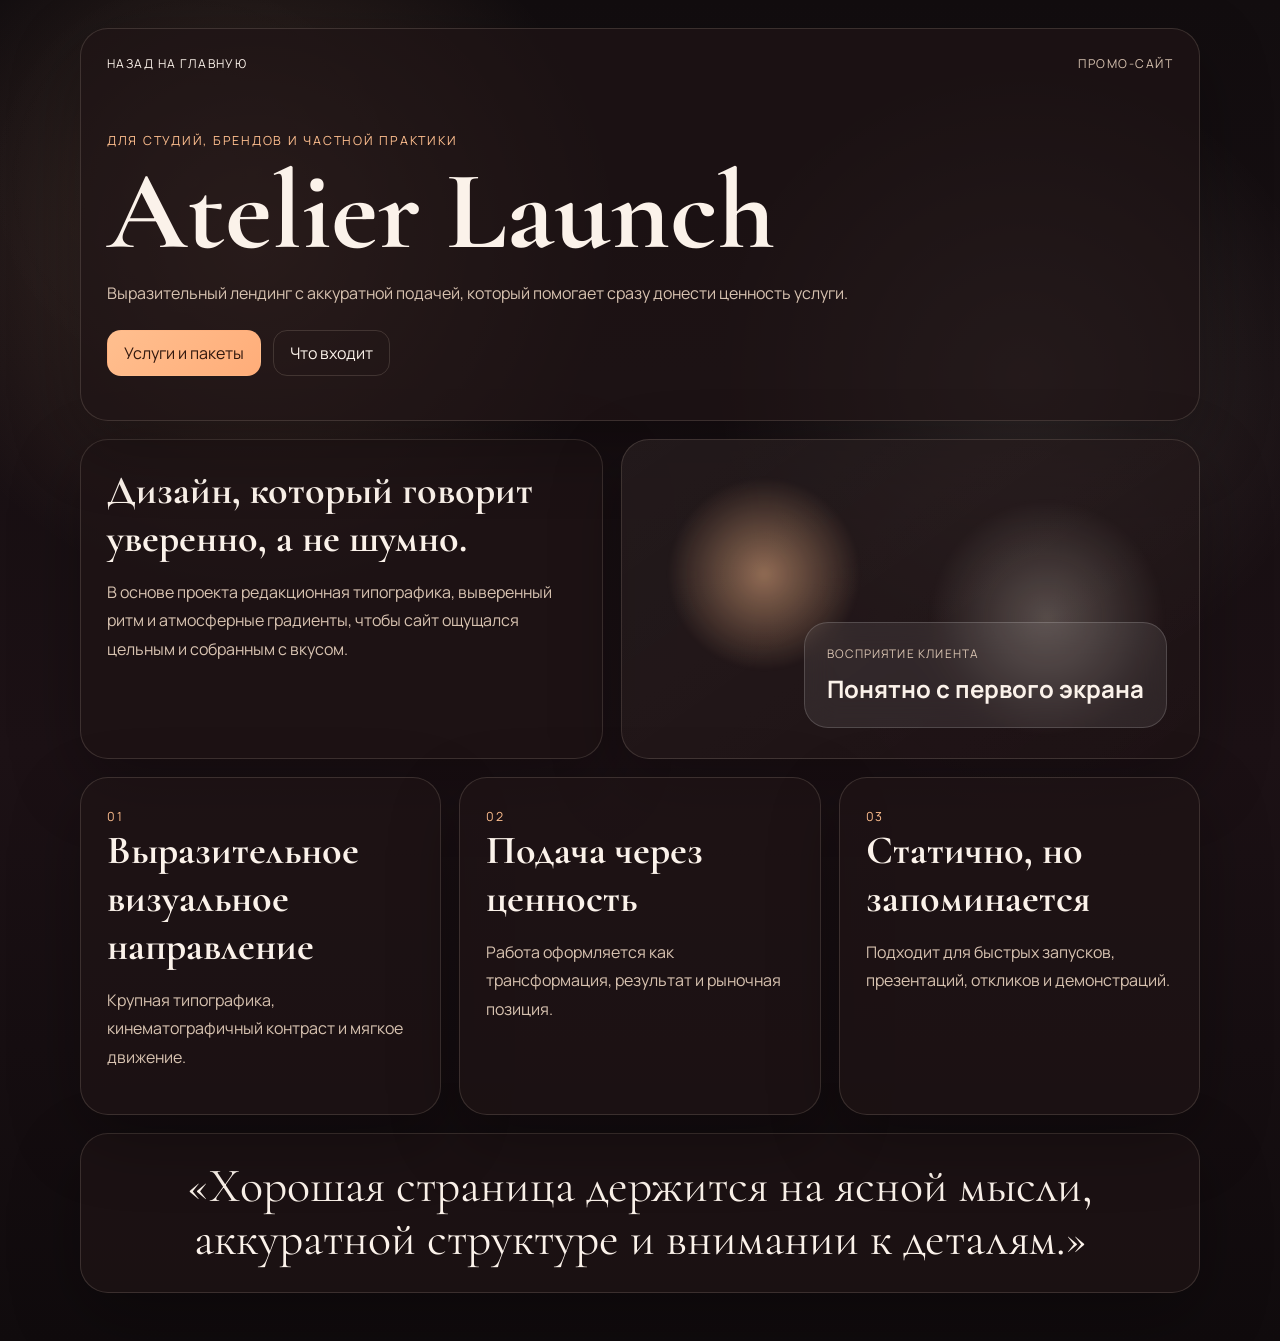
<file: dev_portfolio_showcase/projects/atelier-launch/index.html>
<!DOCTYPE html>
<html lang="ru">
  <head>
    <meta charset="UTF-8" />
    <meta name="viewport" content="width=device-width, initial-scale=1.0" />
    <title>Atelier Launch</title>
    <link rel="preconnect" href="https://fonts.googleapis.com" />
    <link rel="preconnect" href="https://fonts.gstatic.com" crossorigin />
    <link
      href="https://fonts.googleapis.com/css2?family=Cormorant+Garamond:wght@500;600;700&family=Manrope:wght@400;500;600;700;800&display=swap"
      rel="stylesheet"
    />
    <link rel="stylesheet" href="./style.css" />
  </head>
  <body>
    <main class="page">
      <header class="hero">
        <div class="hero-top">
          <a href="../../index.html">Назад на главную</a>
          <span>Промо-сайт</span>
        </div>
        <div class="hero-copy">
          <p class="eyebrow">Для студий, брендов и частной практики</p>
          <h1>Atelier Launch</h1>
          <p class="lead">
            Выразительный лендинг с аккуратной подачей, который помогает
            сразу донести ценность услуги.
          </p>
          <div class="hero-actions">
            <a class="action primary" href="./services.html">Услуги и пакеты</a>
            <a class="action ghost" href="#features">Что входит</a>
          </div>
        </div>
      </header>

      <section class="showcase-grid">
        <article class="statement">
          <h2>Дизайн, который говорит уверенно, а не шумно.</h2>
          <p>
            В основе проекта редакционная типографика, выверенный
            ритм и атмосферные градиенты, чтобы сайт ощущался цельным
            и собранным с вкусом.
          </p>
        </article>
        <article class="visual-panel">
          <div class="orb orb-one"></div>
          <div class="orb orb-two"></div>
          <div class="floating-card">
            <span>Восприятие клиента</span>
            <strong>Понятно с первого экрана</strong>
          </div>
        </article>
      </section>

      <section class="features" id="features">
        <article>
          <span>01</span>
          <h3>Выразительное визуальное направление</h3>
          <p>Крупная типографика, кинематографичный контраст и мягкое движение.</p>
        </article>
        <article>
          <span>02</span>
          <h3>Подача через ценность</h3>
          <p>Работа оформляется как трансформация, результат и рыночная позиция.</p>
        </article>
        <article>
          <span>03</span>
          <h3>Статично, но запоминается</h3>
          <p>Подходит для быстрых запусков, презентаций, откликов и демонстраций.</p>
        </article>
      </section>

      <section class="quote-card">
        <p>
          «Хорошая страница держится на ясной мысли, аккуратной структуре
          и внимании к деталям.»
        </p>
      </section>
    </main>
  </body>
  </html>
</file>
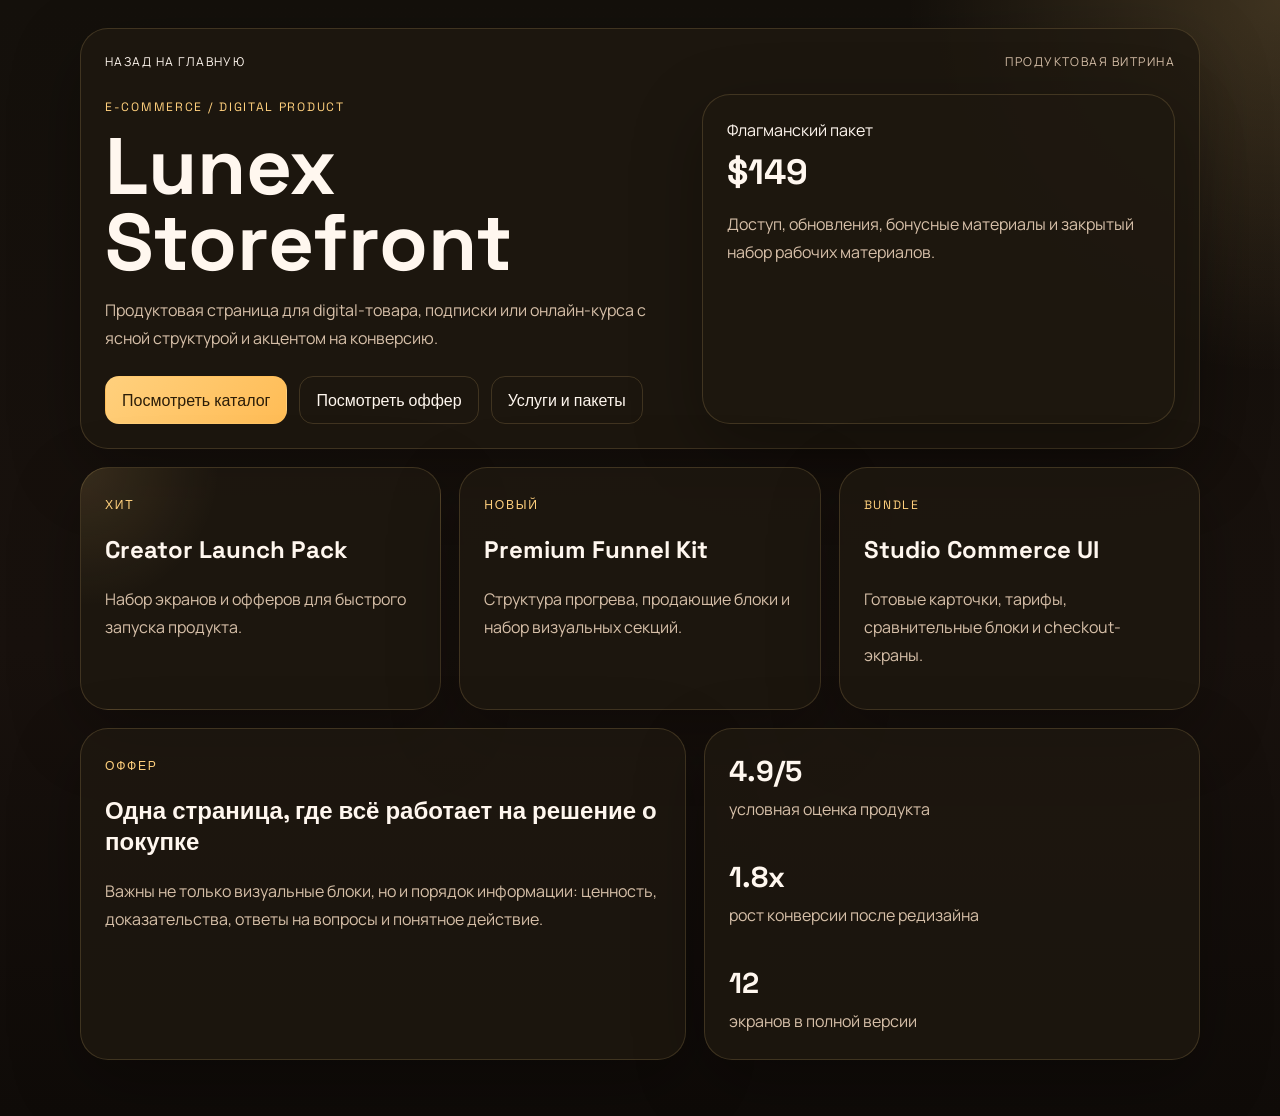
<file: dev_portfolio_showcase/projects/lunex-storefront/index.html>
<!DOCTYPE html>
<html lang="ru">
  <head>
    <meta charset="UTF-8" />
    <meta name="viewport" content="width=device-width, initial-scale=1.0" />
    <title>Lunex Storefront</title>
    <link rel="preconnect" href="https://fonts.googleapis.com" />
    <link rel="preconnect" href="https://fonts.gstatic.com" crossorigin />
    <link
      href="https://fonts.googleapis.com/css2?family=Manrope:wght@400;500;600;700;800&family=Space+Grotesk:wght@500;700&display=swap"
      rel="stylesheet"
    />
    <link rel="stylesheet" href="./style.css" />
  </head>
  <body>
    <main class="page">
      <header class="hero">
        <div class="hero-nav">
          <a href="../../index.html">Назад на главную</a>
          <span>Продуктовая витрина</span>
        </div>
        <div class="hero-grid">
          <div class="copy">
            <span class="eyebrow">E-commerce / digital product</span>
            <h1>Lunex Storefront</h1>
            <p>
              Продуктовая страница для digital-товара, подписки
              или онлайн-курса с ясной структурой и акцентом на конверсию.
            </p>
            <div class="cta-row">
              <a class="button primary" href="#catalog">Посмотреть каталог</a>
              <a class="button ghost" href="#offer">Посмотреть оффер</a>
              <a class="button ghost" href="./services.html">Услуги и пакеты</a>
            </div>
          </div>
          <div class="hero-card">
            <span>Флагманский пакет</span>
            <strong>$149</strong>
            <p>Доступ, обновления, бонусные материалы и закрытый набор рабочих материалов.</p>
          </div>
        </div>
      </header>

      <section class="catalog" id="catalog">
        <article class="product-card featured">
          <span class="eyebrow">Хит</span>
          <h2>Creator Launch Pack</h2>
          <p>Набор экранов и офферов для быстрого запуска продукта.</p>
        </article>
        <article class="product-card">
          <span class="eyebrow">Новый</span>
          <h2>Premium Funnel Kit</h2>
          <p>Структура прогрева, продающие блоки и набор визуальных секций.</p>
        </article>
        <article class="product-card">
          <span class="eyebrow">Bundle</span>
          <h2>Studio Commerce UI</h2>
          <p>Готовые карточки, тарифы, сравнительные блоки и checkout-экраны.</p>
        </article>
      </section>

      <section class="offer" id="offer">
        <article class="offer-card">
          <span class="eyebrow">Оффер</span>
          <h2>Одна страница, где всё работает на решение о покупке</h2>
          <p>
            Важны не только визуальные блоки, но и порядок информации:
            ценность, доказательства, ответы на вопросы и понятное действие.
          </p>
        </article>
        <article class="stats-card">
          <div><strong>4.9/5</strong><span>условная оценка продукта</span></div>
          <div><strong>1.8x</strong><span>рост конверсии после редизайна</span></div>
          <div><strong>12</strong><span>экранов в полной версии</span></div>
        </article>
      </section>
    </main>
  </body>
  </html>
</file>
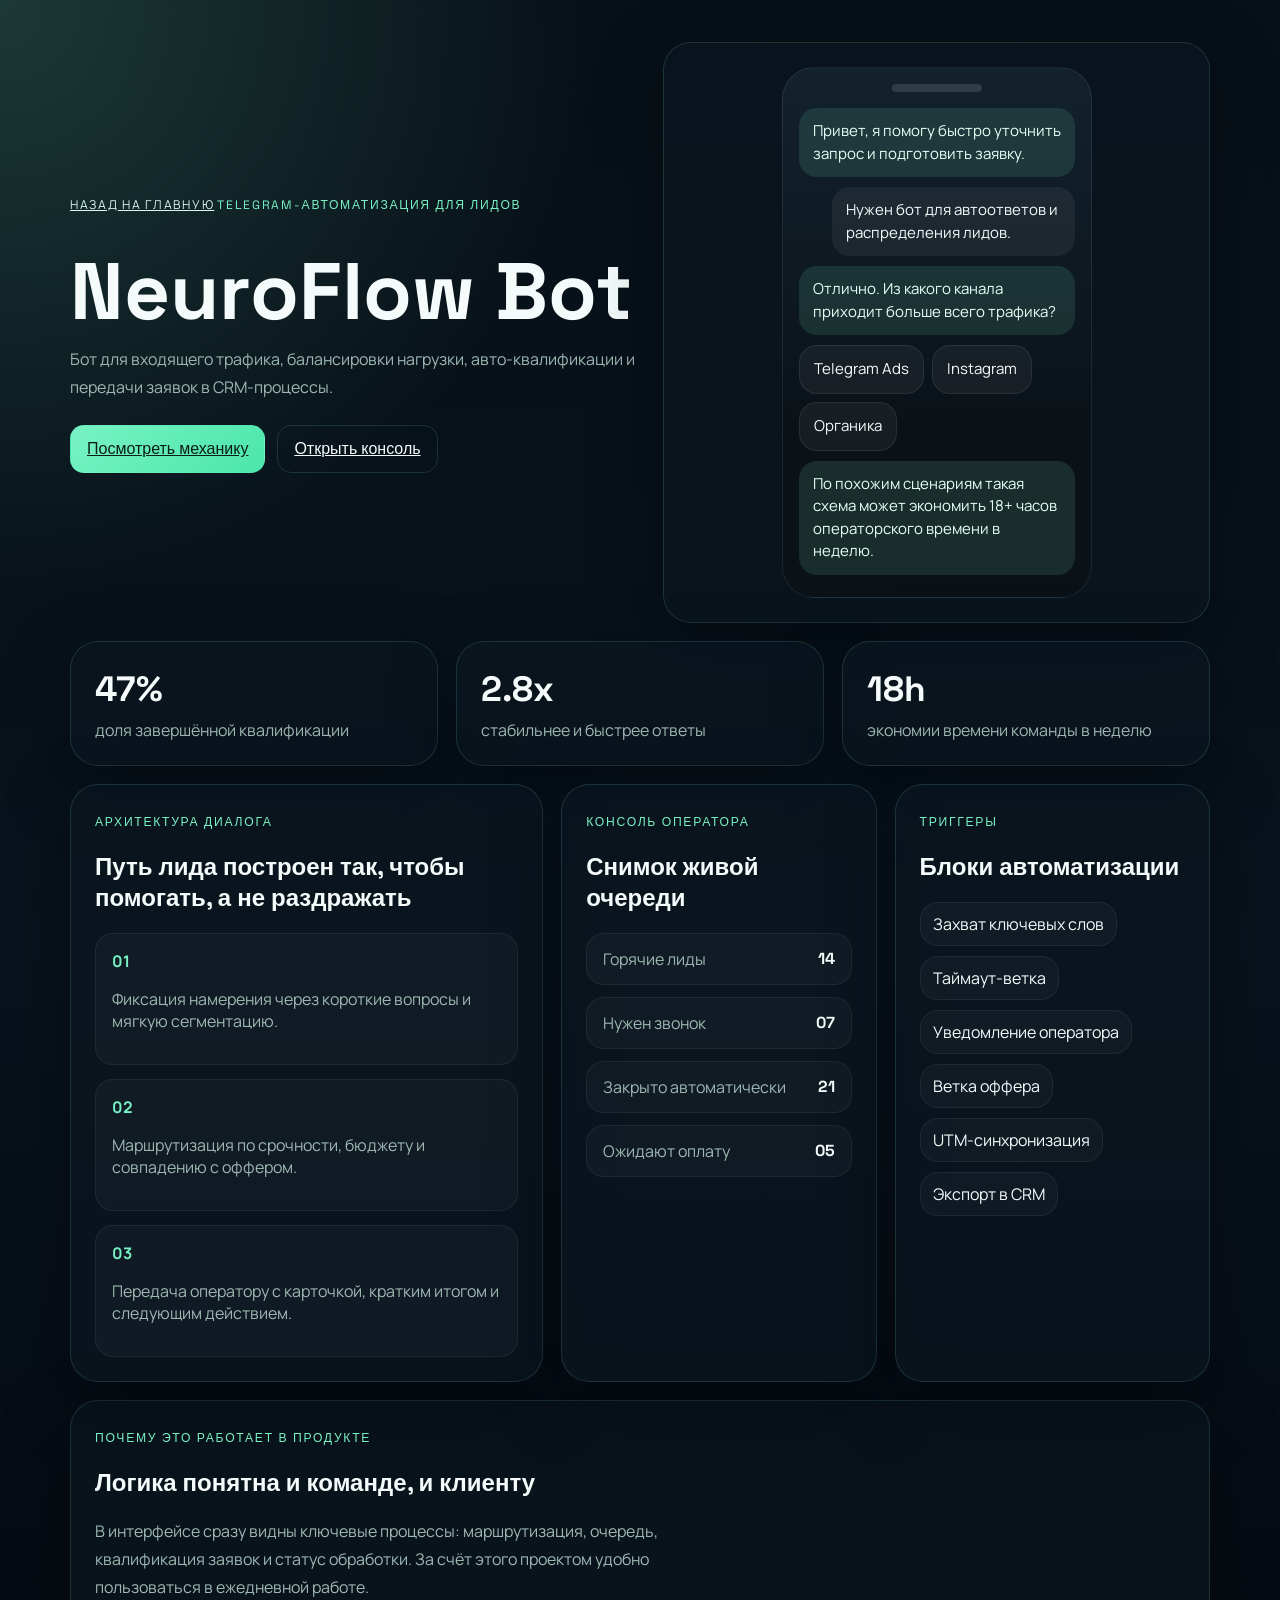
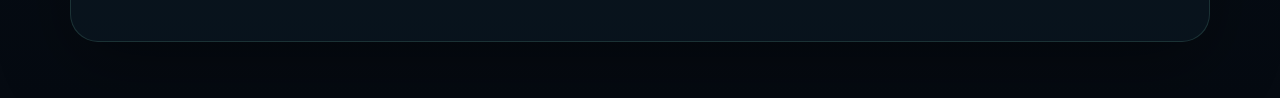
<file: dev_portfolio_showcase/projects/neuroflow-bot/index.html>
<!DOCTYPE html>
<html lang="ru">
  <head>
    <meta charset="UTF-8" />
    <meta name="viewport" content="width=device-width, initial-scale=1.0" />
    <title>NeuroFlow Bot</title>
    <link rel="preconnect" href="https://fonts.googleapis.com" />
    <link rel="preconnect" href="https://fonts.gstatic.com" crossorigin />
    <link
      href="https://fonts.googleapis.com/css2?family=Manrope:wght@400;500;600;700;800&family=Space+Grotesk:wght@500;700&display=swap"
      rel="stylesheet"
    />
    <link rel="stylesheet" href="./style.css" />
  </head>
  <body>
    <main class="layout">
      <section class="hero">
        <div class="copy">
          <a class="back-link" href="../../index.html">Назад на главную</a>
          <span class="eyebrow">Telegram-автоматизация для лидов</span>
          <h1>NeuroFlow Bot</h1>
          <p>
            Бот для входящего трафика, балансировки нагрузки, авто-квалификации
            и передачи заявок в CRM-процессы.
          </p>
          <div class="actions">
            <a class="button primary" href="#flow">Посмотреть механику</a>
            <a class="button ghost" href="#panel">Открыть консоль</a>
          </div>
        </div>

        <div class="mockup">
          <div class="phone">
            <div class="phone-top"></div>
            <div class="chat">
              <div class="bubble bot">Привет, я помогу быстро уточнить запрос и подготовить заявку.</div>
              <div class="bubble user">Нужен бот для автоответов и распределения лидов.</div>
              <div class="bubble bot">Отлично. Из какого канала приходит больше всего трафика?</div>
              <div class="choice-row">
                <span>Telegram Ads</span>
                <span>Instagram</span>
                <span>Органика</span>
              </div>
              <div class="bubble bot">
                По похожим сценариям такая схема может экономить 18+ часов операторского времени в неделю.
              </div>
            </div>
          </div>
        </div>
      </section>

      <section class="stats">
        <article>
          <strong>47%</strong>
          <span>доля завершённой квалификации</span>
        </article>
        <article>
          <strong>2.8x</strong>
          <span>стабильнее и быстрее ответы</span>
        </article>
        <article>
          <strong>18h</strong>
          <span>экономии времени команды в неделю</span>
        </article>
      </section>

      <section class="grid" id="flow">
        <article class="card wide">
          <span class="eyebrow">Архитектура диалога</span>
          <h2>Путь лида построен так, чтобы помогать, а не раздражать</h2>
          <div class="steps">
            <div>
              <strong>01</strong>
              <p>Фиксация намерения через короткие вопросы и мягкую сегментацию.</p>
            </div>
            <div>
              <strong>02</strong>
              <p>Маршрутизация по срочности, бюджету и совпадению с оффером.</p>
            </div>
            <div>
              <strong>03</strong>
              <p>Передача оператору с карточкой, кратким итогом и следующим действием.</p>
            </div>
          </div>
        </article>

        <article class="card" id="panel">
          <span class="eyebrow">Консоль оператора</span>
          <h2>Снимок живой очереди</h2>
          <ul class="queue-list">
            <li><span>Горячие лиды</span><strong>14</strong></li>
            <li><span>Нужен звонок</span><strong>07</strong></li>
            <li><span>Закрыто автоматически</span><strong>21</strong></li>
            <li><span>Ожидают оплату</span><strong>05</strong></li>
          </ul>
        </article>

        <article class="card">
          <span class="eyebrow">Триггеры</span>
          <h2>Блоки автоматизации</h2>
          <div class="tag-grid">
            <span>Захват ключевых слов</span>
            <span>Таймаут-ветка</span>
            <span>Уведомление оператора</span>
            <span>Ветка оффера</span>
            <span>UTM-синхронизация</span>
            <span>Экспорт в CRM</span>
          </div>
        </article>
      </section>

      <section class="card narrative">
        <span class="eyebrow">Почему это работает в продукте</span>
        <h2>Логика понятна и команде, и клиенту</h2>
        <p>
          В интерфейсе сразу видны ключевые процессы: маршрутизация, очередь,
          квалификация заявок и статус обработки. За счёт этого проектом удобно
          пользоваться в ежедневной работе.
        </p>
      </section>
    </main>
  </body>
  </html>
</file>
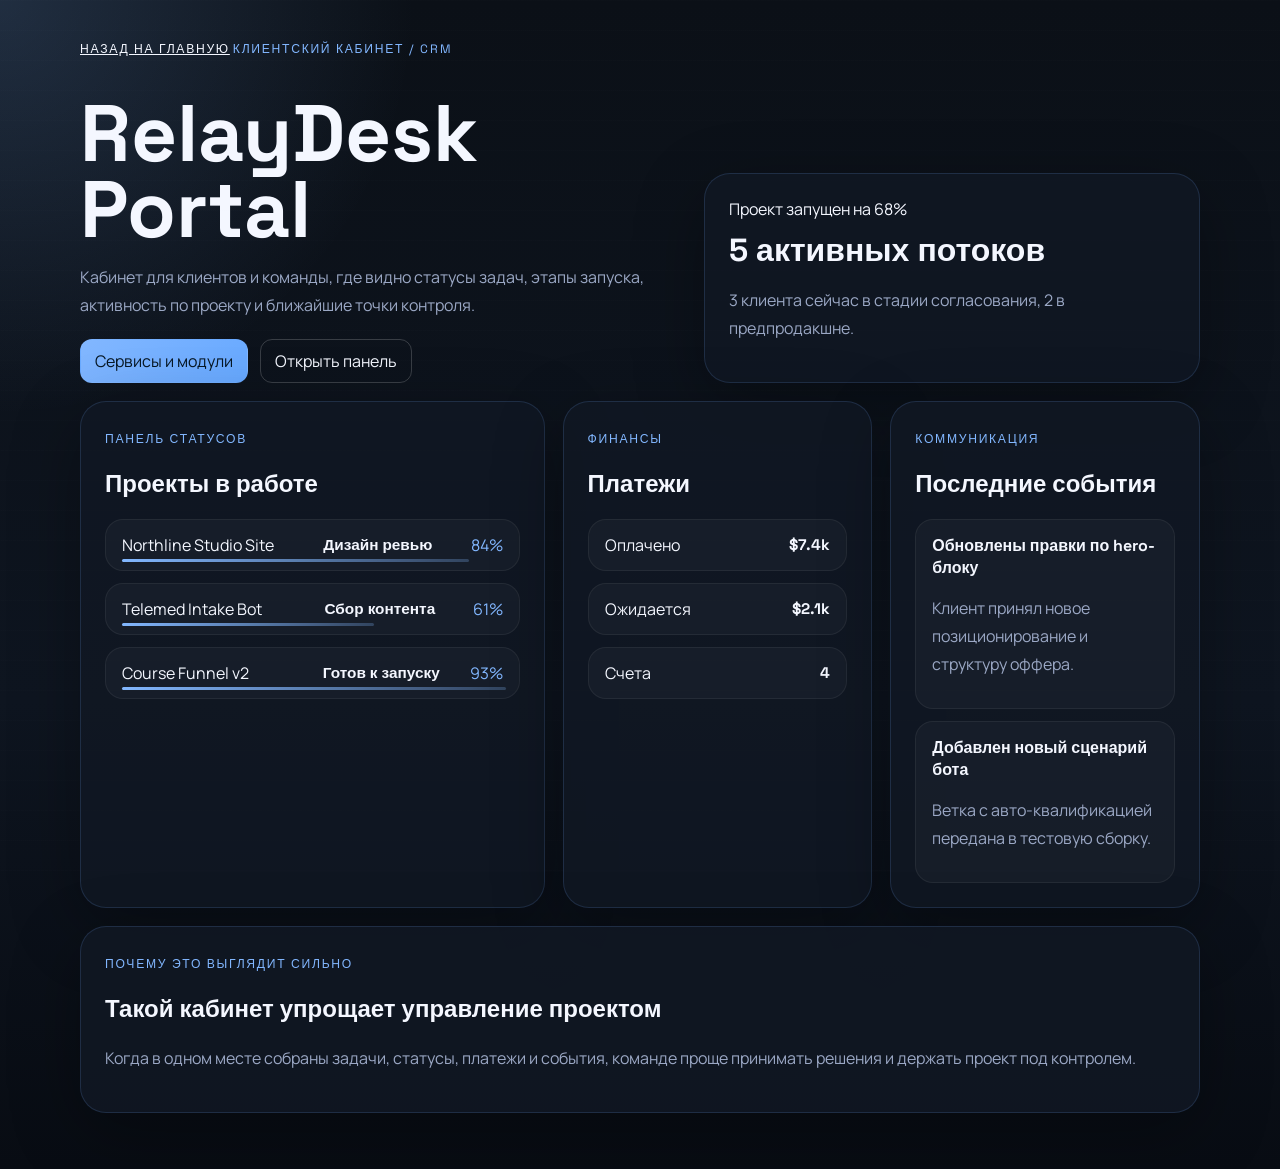
<file: dev_portfolio_showcase/projects/relaydesk-portal/index.html>
<!DOCTYPE html>
<html lang="ru">
  <head>
    <meta charset="UTF-8" />
    <meta name="viewport" content="width=device-width, initial-scale=1.0" />
    <title>RelayDesk Portal</title>
    <link rel="preconnect" href="https://fonts.googleapis.com" />
    <link rel="preconnect" href="https://fonts.gstatic.com" crossorigin />
    <link
      href="https://fonts.googleapis.com/css2?family=Manrope:wght@400;500;600;700;800&family=Space+Grotesk:wght@500;700&display=swap"
      rel="stylesheet"
    />
    <link rel="stylesheet" href="./style.css" />
  </head>
  <body>
    <main class="shell">
      <header class="hero">
        <div>
          <a class="back-link" href="../../index.html">Назад на главную</a>
          <span class="eyebrow">Клиентский кабинет / CRM</span>
          <h1>RelayDesk Portal</h1>
          <p>
            Кабинет для клиентов и команды, где видно статусы задач, этапы
            запуска, активность по проекту и ближайшие точки контроля.
          </p>
          <div class="hero-actions">
            <a class="action primary" href="./services.html">Сервисы и модули</a>
            <a class="action ghost" href="#panel-grid">Открыть панель</a>
          </div>
        </div>
        <div class="hero-card">
          <span>Проект запущен на 68%</span>
          <strong>5 активных потоков</strong>
          <p>3 клиента сейчас в стадии согласования, 2 в предпродакшне.</p>
        </div>
      </header>

      <section class="grid" id="panel-grid">
        <article class="panel wide">
          <span class="eyebrow">Панель статусов</span>
          <h2>Проекты в работе</h2>
          <div class="rows">
            <div><span>Northline Studio Site</span><strong>Дизайн ревью</strong><i>84%</i></div>
            <div><span>Telemed Intake Bot</span><strong>Сбор контента</strong><i>61%</i></div>
            <div><span>Course Funnel v2</span><strong>Готов к запуску</strong><i>93%</i></div>
          </div>
        </article>

        <article class="panel">
          <span class="eyebrow">Финансы</span>
          <h2>Платежи</h2>
          <ul class="list">
            <li><span>Оплачено</span><strong>$7.4k</strong></li>
            <li><span>Ожидается</span><strong>$2.1k</strong></li>
            <li><span>Счета</span><strong>4</strong></li>
          </ul>
        </article>

        <article class="panel">
          <span class="eyebrow">Коммуникация</span>
          <h2>Последние события</h2>
          <div class="feed">
            <div>
              <strong>Обновлены правки по hero-блоку</strong>
              <p>Клиент принял новое позиционирование и структуру оффера.</p>
            </div>
            <div>
              <strong>Добавлен новый сценарий бота</strong>
              <p>Ветка с авто-квалификацией передана в тестовую сборку.</p>
            </div>
          </div>
        </article>
      </section>

      <section class="footer-card">
        <span class="eyebrow">Почему это выглядит сильно</span>
        <h2>Такой кабинет упрощает управление проектом</h2>
        <p>
          Когда в одном месте собраны задачи, статусы, платежи и события,
          команде проще принимать решения и держать проект под контролем.
        </p>
      </section>
    </main>
  </body>
  </html>
</file>
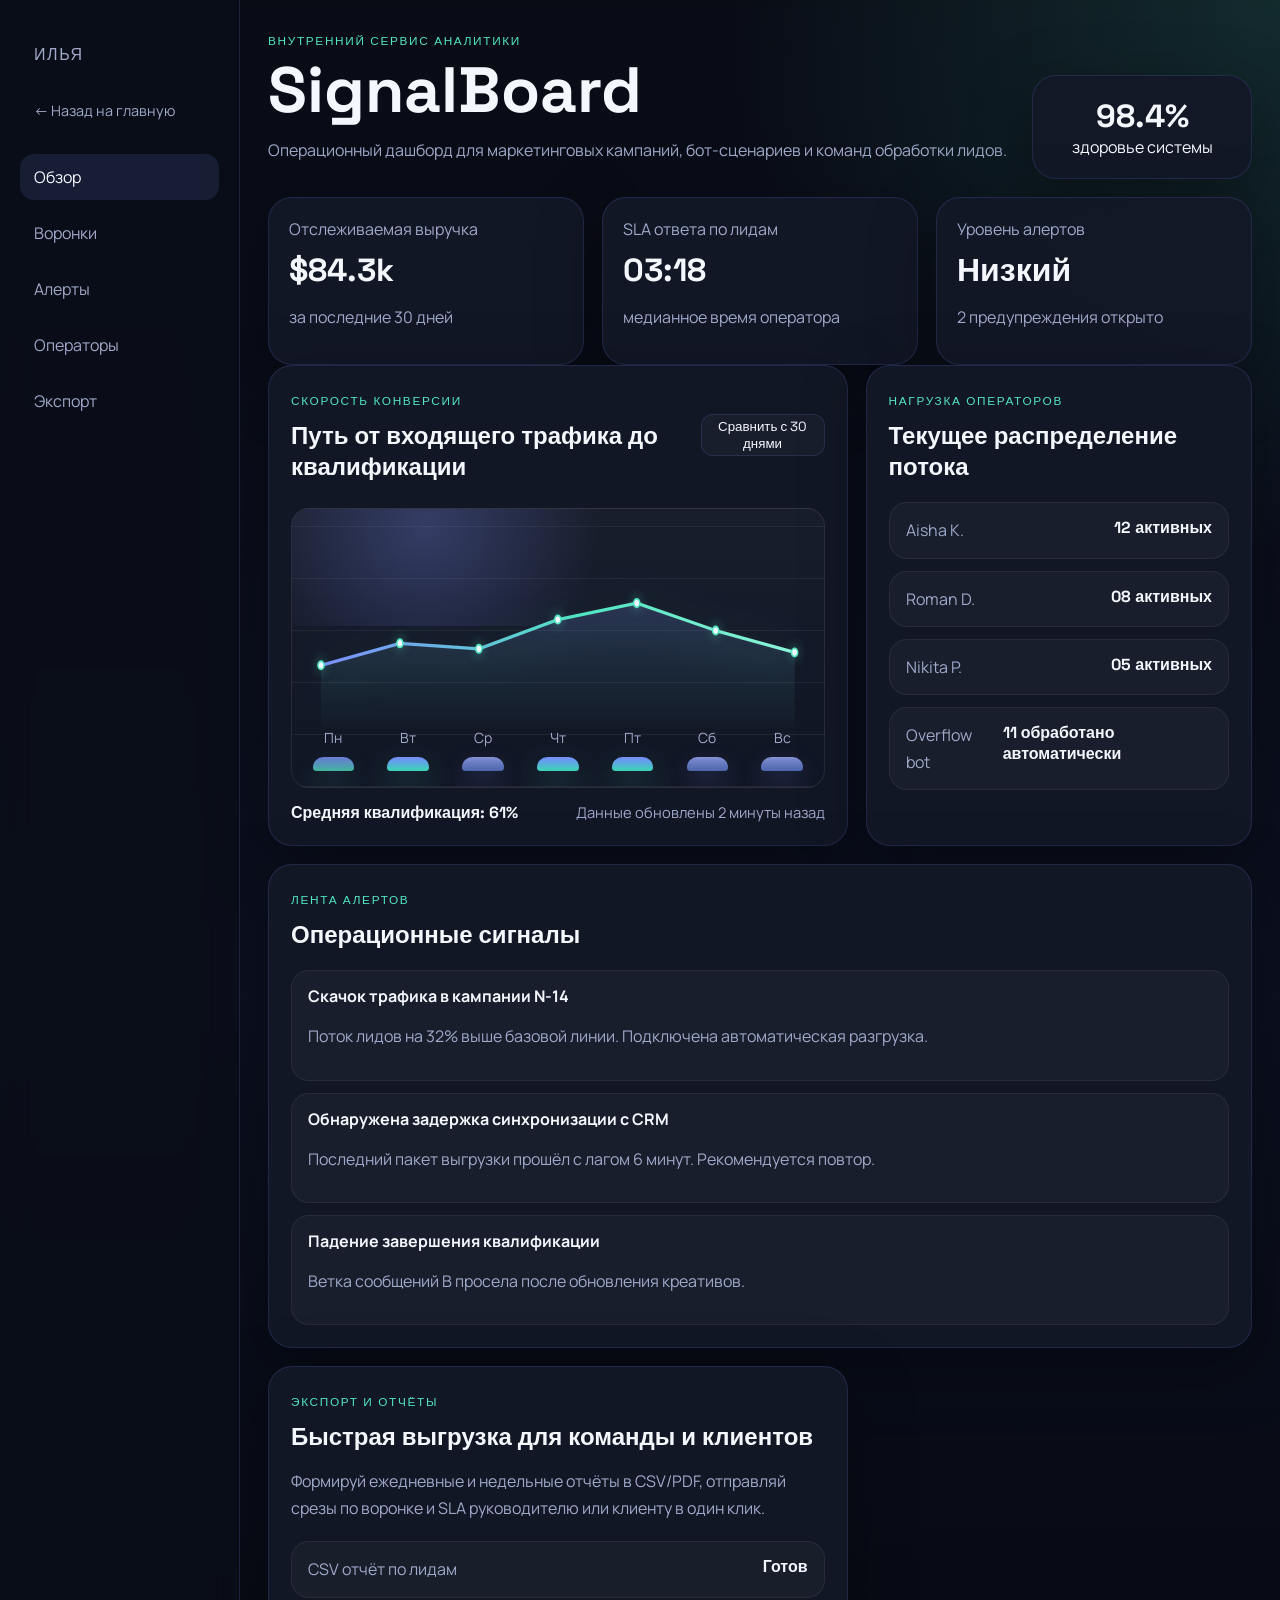
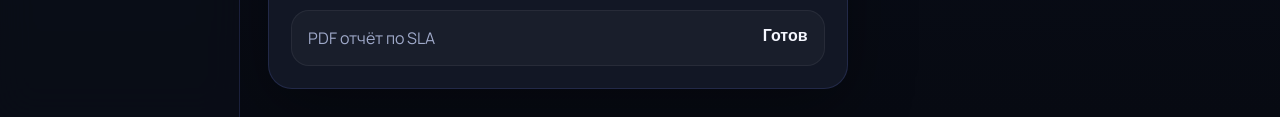
<file: dev_portfolio_showcase/projects/signalboard-dashboard/index.html>
<!DOCTYPE html>
<html lang="ru">
  <head>
    <meta charset="UTF-8" />
    <meta name="viewport" content="width=device-width, initial-scale=1.0" />
    <title>SignalBoard Dashboard</title>
    <link rel="preconnect" href="https://fonts.googleapis.com" />
    <link rel="preconnect" href="https://fonts.gstatic.com" crossorigin />
    <link
      href="https://fonts.googleapis.com/css2?family=Manrope:wght@400;500;600;700;800&family=Space+Grotesk:wght@500;700&display=swap"
      rel="stylesheet"
    />
    <link rel="stylesheet" href="./style.css" />
  </head>
  <body>
    <main class="dashboard-shell">
      <aside class="sidebar">
        <a class="brand" href="../../index.html">Илья</a>
        <a class="back-link" href="../../index.html">← Назад на главную</a>
        <nav>
          <a class="active" href="#overview">Обзор</a>
          <a href="#pipelines">Воронки</a>
          <a href="#alerts">Алерты</a>
          <a href="#operators">Операторы</a>
          <a href="#exports">Экспорт</a>
        </nav>
      </aside>

      <section class="dashboard">
        <header class="header" id="overview">
          <div>
            <span class="eyebrow">Внутренний сервис аналитики</span>
            <h1>SignalBoard</h1>
            <p>Операционный дашборд для маркетинговых кампаний, бот-сценариев и команд обработки лидов.</p>
          </div>
          <div class="header-badge">
            <strong>98.4%</strong>
            <span>здоровье системы</span>
          </div>
        </header>

        <div class="stats-row">
          <article class="stat-card">
            <span>Отслеживаемая выручка</span>
            <strong>$84.3k</strong>
            <p>за последние 30 дней</p>
          </article>
          <article class="stat-card">
            <span>SLA ответа по лидам</span>
            <strong>03:18</strong>
            <p>медианное время оператора</p>
          </article>
          <article class="stat-card">
            <span>Уровень алертов</span>
            <strong>Низкий</strong>
            <p>2 предупреждения открыто</p>
          </article>
        </div>

        <div class="content-grid">
          <article class="panel chart-panel" id="pipelines">
            <div class="panel-head">
              <div>
                <span class="eyebrow">Скорость конверсии</span>
                <h2>Путь от входящего трафика до квалификации</h2>
              </div>
              <button id="toggle-view" type="button">Сменить вид</button>
            </div>
            <div class="chart is-refreshing" data-mode="weekly">
              <svg class="chart-overlay" viewBox="0 0 700 220" preserveAspectRatio="none" aria-hidden="true">
                <defs>
                  <linearGradient id="chart-line-gradient" x1="0%" y1="0%" x2="100%" y2="0%">
                    <stop offset="0%" stop-color="#7d8eff" />
                    <stop offset="55%" stop-color="#51e5c1" />
                    <stop offset="100%" stop-color="#8cf4d7" />
                  </linearGradient>
                  <linearGradient id="chart-area-gradient" x1="0%" y1="0%" x2="0%" y2="100%">
                    <stop offset="0%" stop-color="rgba(125, 142, 255, 0.44)" />
                    <stop offset="100%" stop-color="rgba(81, 229, 193, 0.03)" />
                  </linearGradient>
                </defs>
                <path class="chart-area" d=""></path>
                <path class="chart-line" d=""></path>
                <g class="chart-points"></g>
              </svg>
              <div class="chart-bars">
                <div class="bar"><span>Пн</span><i></i></div>
                <div class="bar"><span>Вт</span><i></i></div>
                <div class="bar"><span>Ср</span><i></i></div>
                <div class="bar"><span>Чт</span><i></i></div>
                <div class="bar"><span>Пт</span><i></i></div>
                <div class="bar"><span>Сб</span><i></i></div>
                <div class="bar"><span>Вс</span><i></i></div>
              </div>
            </div>
            <div class="chart-meta">
              <strong id="chart-average">Средняя квалификация: 61%</strong>
              <span id="chart-updated">Данные обновлены 2 минуты назад</span>
            </div>
          </article>

          <article class="panel" id="operators">
            <span class="eyebrow">Нагрузка операторов</span>
            <h2>Текущее распределение потока</h2>
            <ul class="list">
              <li><span>Aisha K.</span><strong>12 активных</strong></li>
              <li><span>Roman D.</span><strong>08 активных</strong></li>
              <li><span>Nikita P.</span><strong>05 активных</strong></li>
              <li><span>Overflow bot</span><strong>11 обработано автоматически</strong></li>
            </ul>
          </article>

          <article class="panel wide" id="alerts">
            <span class="eyebrow">Лента алертов</span>
            <h2>Операционные сигналы</h2>
            <div class="alerts">
              <div>
                <strong>Скачок трафика в кампании N-14</strong>
                <p>Поток лидов на 32% выше базовой линии. Подключена автоматическая разгрузка.</p>
              </div>
              <div>
                <strong>Обнаружена задержка синхронизации с CRM</strong>
                <p>Последний пакет выгрузки прошёл с лагом 6 минут. Рекомендуется повтор.</p>
              </div>
              <div>
                <strong>Падение завершения квалификации</strong>
                <p>Ветка сообщений B просела после обновления креативов.</p>
              </div>
            </div>
          </article>

          <article class="panel" id="exports">
            <span class="eyebrow">Экспорт и отчёты</span>
            <h2>Быстрая выгрузка для команды и клиентов</h2>
            <p>
              Формируй ежедневные и недельные отчёты в CSV/PDF, отправляй
              срезы по воронке и SLA руководителю или клиенту в один клик.
            </p>
            <ul class="list">
              <li><span>CSV отчёт по лидам</span><strong>Готов</strong></li>
              <li><span>PDF отчёт по SLA</span><strong>Готов</strong></li>
            </ul>
          </article>
        </div>
      </section>
    </main>

    <script src="./script.js"></script>
  </body>
  </html>
</file>
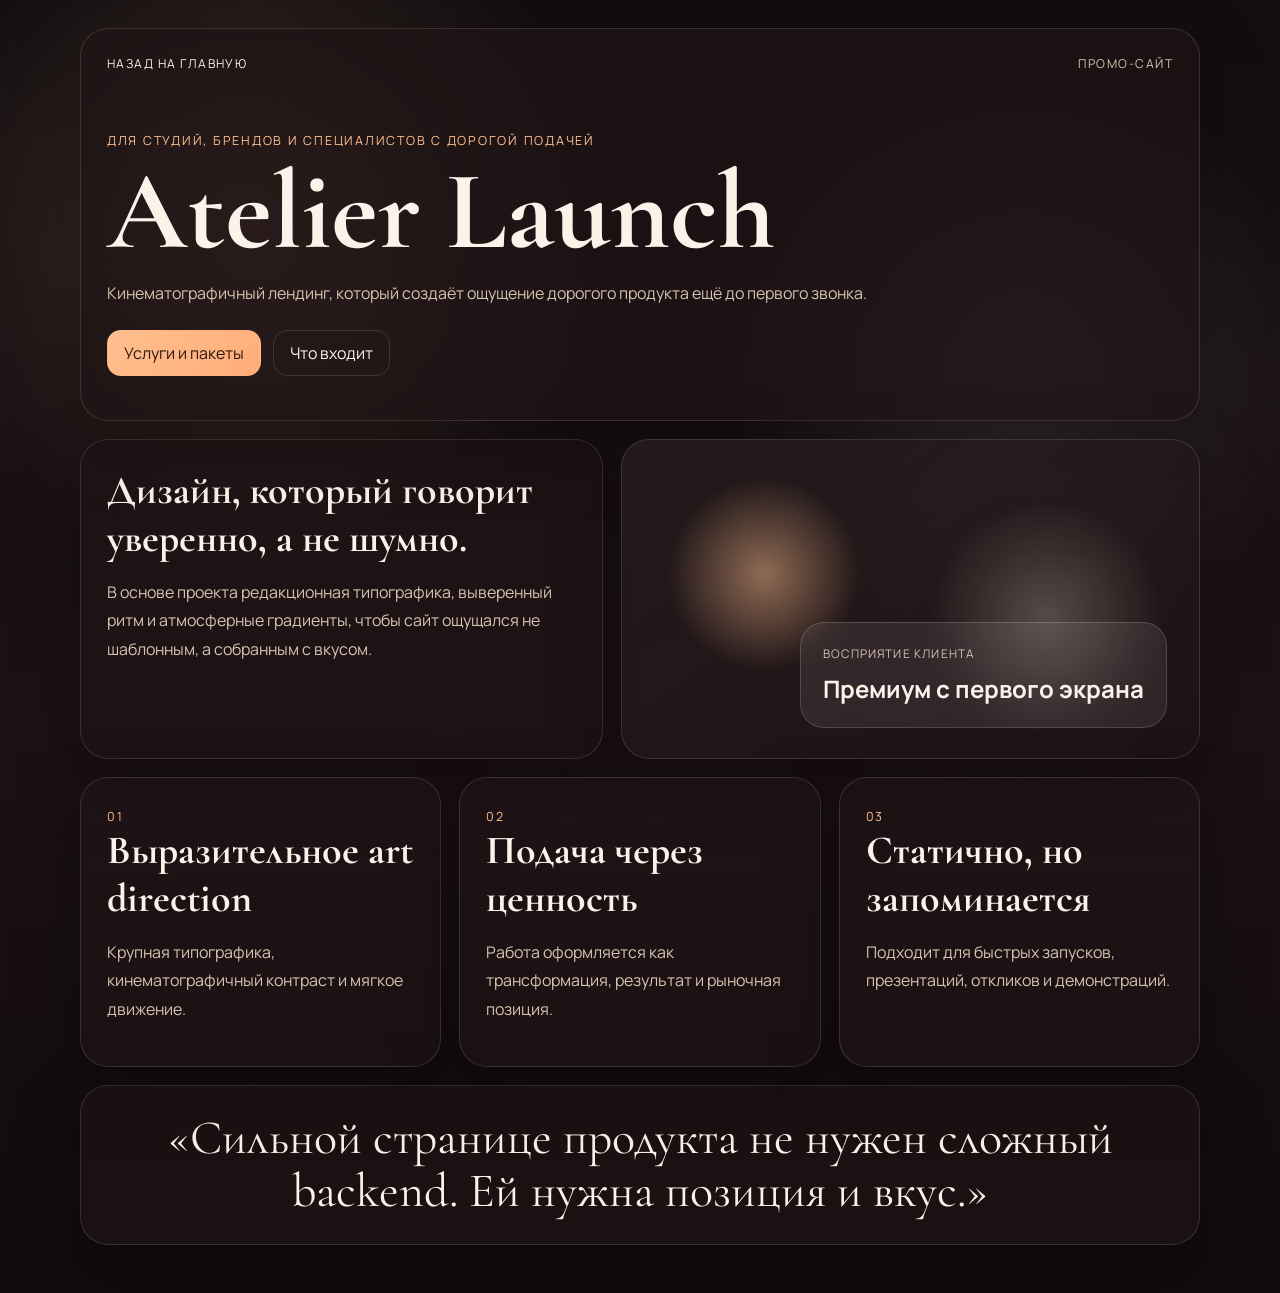
<file: dev_portfolio_showcase_deploy/projects/atelier-launch/index.html>
<!DOCTYPE html>
<html lang="ru">
  <head>
    <meta charset="UTF-8" />
    <meta name="viewport" content="width=device-width, initial-scale=1.0" />
    <title>Atelier Launch</title>
    <link rel="preconnect" href="https://fonts.googleapis.com" />
    <link rel="preconnect" href="https://fonts.gstatic.com" crossorigin />
    <link
      href="https://fonts.googleapis.com/css2?family=Cormorant+Garamond:wght@500;600;700&family=Manrope:wght@400;500;600;700;800&display=swap"
      rel="stylesheet"
    />
    <link rel="stylesheet" href="./style.css" />
  </head>
  <body>
    <main class="page">
      <header class="hero">
        <div class="hero-top">
          <a href="../../index.html">Назад на главную</a>
          <span>Промо-сайт</span>
        </div>
        <div class="hero-copy">
          <p class="eyebrow">Для студий, брендов и специалистов с дорогой подачей</p>
          <h1>Atelier Launch</h1>
          <p class="lead">
            Кинематографичный лендинг, который создаёт ощущение дорогого
            продукта ещё до первого звонка.
          </p>
          <div class="hero-actions">
            <a class="action primary" href="./services.html">Услуги и пакеты</a>
            <a class="action ghost" href="#features">Что входит</a>
          </div>
        </div>
      </header>

      <section class="showcase-grid">
        <article class="statement">
          <h2>Дизайн, который говорит уверенно, а не шумно.</h2>
          <p>
            В основе проекта редакционная типографика, выверенный
            ритм и атмосферные градиенты, чтобы сайт ощущался не шаблонным,
            а собранным с вкусом.
          </p>
        </article>
        <article class="visual-panel">
          <div class="orb orb-one"></div>
          <div class="orb orb-two"></div>
          <div class="floating-card">
            <span>Восприятие клиента</span>
            <strong>Премиум с первого экрана</strong>
          </div>
        </article>
      </section>

      <section class="features" id="features">
        <article>
          <span>01</span>
          <h3>Выразительное art direction</h3>
          <p>Крупная типографика, кинематографичный контраст и мягкое движение.</p>
        </article>
        <article>
          <span>02</span>
          <h3>Подача через ценность</h3>
          <p>Работа оформляется как трансформация, результат и рыночная позиция.</p>
        </article>
        <article>
          <span>03</span>
          <h3>Статично, но запоминается</h3>
          <p>Подходит для быстрых запусков, презентаций, откликов и демонстраций.</p>
        </article>
      </section>

      <section class="quote-card">
        <p>
          «Сильной странице продукта не нужен сложный backend. Ей нужна
          позиция и вкус.»
        </p>
      </section>
    </main>
  </body>
  </html>
</file>
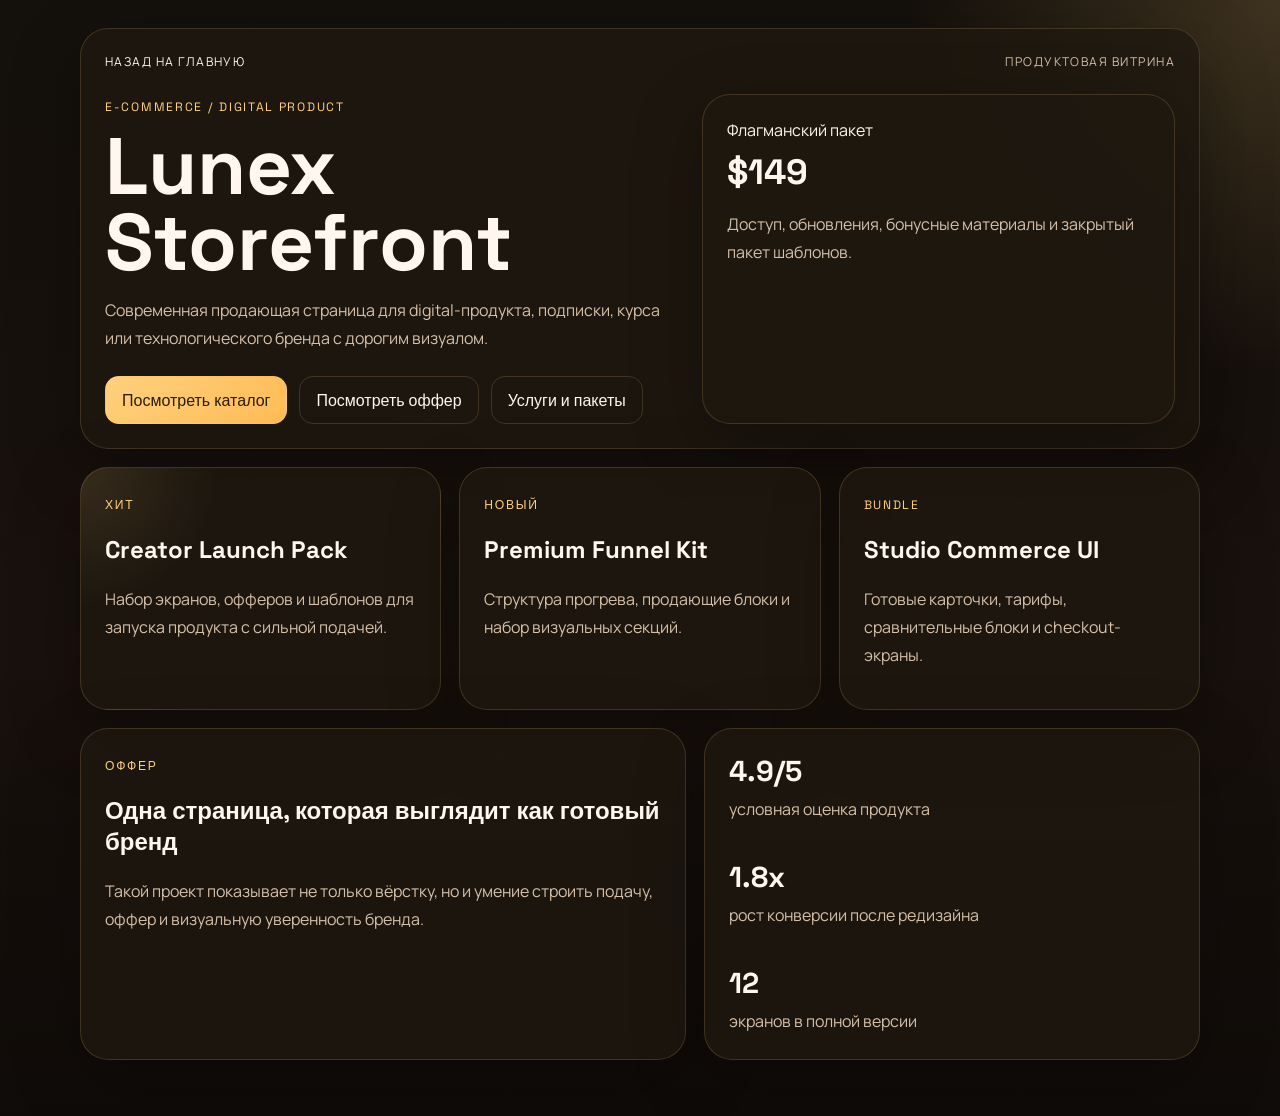
<file: dev_portfolio_showcase_deploy/projects/lunex-storefront/index.html>
<!DOCTYPE html>
<html lang="ru">
  <head>
    <meta charset="UTF-8" />
    <meta name="viewport" content="width=device-width, initial-scale=1.0" />
    <title>Lunex Storefront</title>
    <link rel="preconnect" href="https://fonts.googleapis.com" />
    <link rel="preconnect" href="https://fonts.gstatic.com" crossorigin />
    <link
      href="https://fonts.googleapis.com/css2?family=Manrope:wght@400;500;600;700;800&family=Space+Grotesk:wght@500;700&display=swap"
      rel="stylesheet"
    />
    <link rel="stylesheet" href="./style.css" />
  </head>
  <body>
    <main class="page">
      <header class="hero">
        <div class="hero-nav">
          <a href="../../index.html">Назад на главную</a>
          <span>Продуктовая витрина</span>
        </div>
        <div class="hero-grid">
          <div class="copy">
            <span class="eyebrow">E-commerce / digital product</span>
            <h1>Lunex Storefront</h1>
            <p>
              Современная продающая страница для digital-продукта, подписки,
              курса или технологического бренда с дорогим визуалом.
            </p>
            <div class="cta-row">
              <a class="button primary" href="#catalog">Посмотреть каталог</a>
              <a class="button ghost" href="#offer">Посмотреть оффер</a>
              <a class="button ghost" href="./services.html">Услуги и пакеты</a>
            </div>
          </div>
          <div class="hero-card">
            <span>Флагманский пакет</span>
            <strong>$149</strong>
            <p>Доступ, обновления, бонусные материалы и закрытый пакет шаблонов.</p>
          </div>
        </div>
      </header>

      <section class="catalog" id="catalog">
        <article class="product-card featured">
          <span class="eyebrow">Хит</span>
          <h2>Creator Launch Pack</h2>
          <p>Набор экранов, офферов и шаблонов для запуска продукта с сильной подачей.</p>
        </article>
        <article class="product-card">
          <span class="eyebrow">Новый</span>
          <h2>Premium Funnel Kit</h2>
          <p>Структура прогрева, продающие блоки и набор визуальных секций.</p>
        </article>
        <article class="product-card">
          <span class="eyebrow">Bundle</span>
          <h2>Studio Commerce UI</h2>
          <p>Готовые карточки, тарифы, сравнительные блоки и checkout-экраны.</p>
        </article>
      </section>

      <section class="offer" id="offer">
        <article class="offer-card">
          <span class="eyebrow">Оффер</span>
          <h2>Одна страница, которая выглядит как готовый бренд</h2>
          <p>
            Такой проект показывает не только вёрстку, но и умение строить
            подачу, оффер и визуальную уверенность бренда.
          </p>
        </article>
        <article class="stats-card">
          <div><strong>4.9/5</strong><span>условная оценка продукта</span></div>
          <div><strong>1.8x</strong><span>рост конверсии после редизайна</span></div>
          <div><strong>12</strong><span>экранов в полной версии</span></div>
        </article>
      </section>
    </main>
  </body>
  </html>
</file>
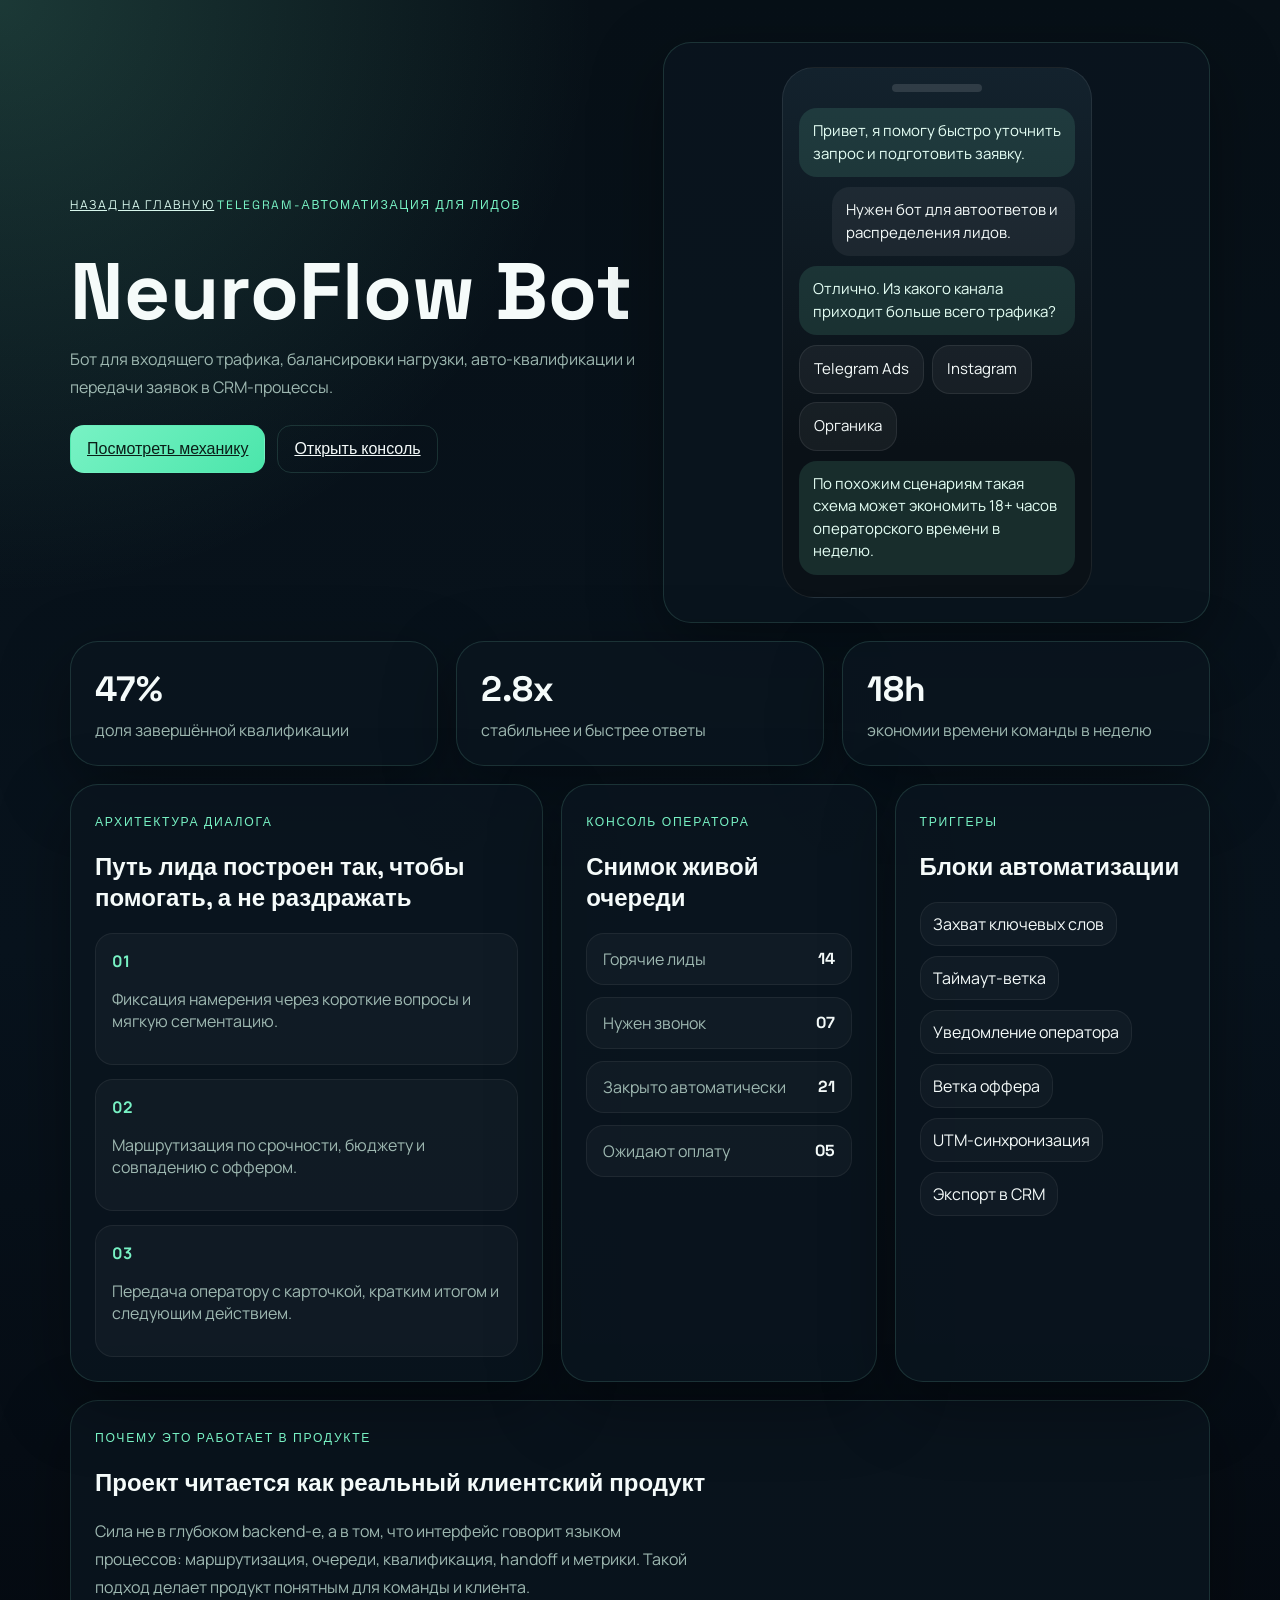
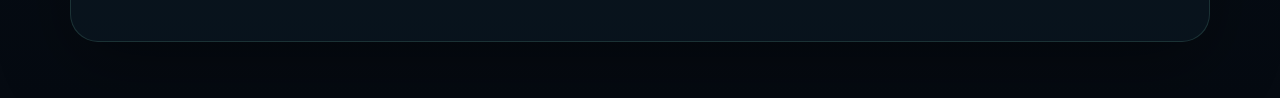
<file: dev_portfolio_showcase_deploy/projects/neuroflow-bot/index.html>
<!DOCTYPE html>
<html lang="ru">
  <head>
    <meta charset="UTF-8" />
    <meta name="viewport" content="width=device-width, initial-scale=1.0" />
    <title>NeuroFlow Bot</title>
    <link rel="preconnect" href="https://fonts.googleapis.com" />
    <link rel="preconnect" href="https://fonts.gstatic.com" crossorigin />
    <link
      href="https://fonts.googleapis.com/css2?family=Manrope:wght@400;500;600;700;800&family=Space+Grotesk:wght@500;700&display=swap"
      rel="stylesheet"
    />
    <link rel="stylesheet" href="./style.css" />
  </head>
  <body>
    <main class="layout">
      <section class="hero">
        <div class="copy">
          <a class="back-link" href="../../index.html">Назад на главную</a>
          <span class="eyebrow">Telegram-автоматизация для лидов</span>
          <h1>NeuroFlow Bot</h1>
          <p>
            Бот для входящего трафика, балансировки нагрузки, авто-квалификации
            и передачи заявок в CRM-процессы.
          </p>
          <div class="actions">
            <a class="button primary" href="#flow">Посмотреть механику</a>
            <a class="button ghost" href="#panel">Открыть консоль</a>
          </div>
        </div>

        <div class="mockup">
          <div class="phone">
            <div class="phone-top"></div>
            <div class="chat">
              <div class="bubble bot">Привет, я помогу быстро уточнить запрос и подготовить заявку.</div>
              <div class="bubble user">Нужен бот для автоответов и распределения лидов.</div>
              <div class="bubble bot">Отлично. Из какого канала приходит больше всего трафика?</div>
              <div class="choice-row">
                <span>Telegram Ads</span>
                <span>Instagram</span>
                <span>Органика</span>
              </div>
              <div class="bubble bot">
                По похожим сценариям такая схема может экономить 18+ часов операторского времени в неделю.
              </div>
            </div>
          </div>
        </div>
      </section>

      <section class="stats">
        <article>
          <strong>47%</strong>
          <span>доля завершённой квалификации</span>
        </article>
        <article>
          <strong>2.8x</strong>
          <span>стабильнее и быстрее ответы</span>
        </article>
        <article>
          <strong>18h</strong>
          <span>экономии времени команды в неделю</span>
        </article>
      </section>

      <section class="grid" id="flow">
        <article class="card wide">
          <span class="eyebrow">Архитектура диалога</span>
          <h2>Путь лида построен так, чтобы помогать, а не раздражать</h2>
          <div class="steps">
            <div>
              <strong>01</strong>
              <p>Фиксация намерения через короткие вопросы и мягкую сегментацию.</p>
            </div>
            <div>
              <strong>02</strong>
              <p>Маршрутизация по срочности, бюджету и совпадению с оффером.</p>
            </div>
            <div>
              <strong>03</strong>
              <p>Передача оператору с карточкой, кратким итогом и следующим действием.</p>
            </div>
          </div>
        </article>

        <article class="card" id="panel">
          <span class="eyebrow">Консоль оператора</span>
          <h2>Снимок живой очереди</h2>
          <ul class="queue-list">
            <li><span>Горячие лиды</span><strong>14</strong></li>
            <li><span>Нужен звонок</span><strong>07</strong></li>
            <li><span>Закрыто автоматически</span><strong>21</strong></li>
            <li><span>Ожидают оплату</span><strong>05</strong></li>
          </ul>
        </article>

        <article class="card">
          <span class="eyebrow">Триггеры</span>
          <h2>Блоки автоматизации</h2>
          <div class="tag-grid">
            <span>Захват ключевых слов</span>
            <span>Таймаут-ветка</span>
            <span>Уведомление оператора</span>
            <span>Ветка оффера</span>
            <span>UTM-синхронизация</span>
            <span>Экспорт в CRM</span>
          </div>
        </article>
      </section>

      <section class="card narrative">
        <span class="eyebrow">Почему это работает в продукте</span>
        <h2>Проект читается как реальный клиентский продукт</h2>
        <p>
          Сила не в глубоком backend-е, а в том, что интерфейс говорит языком
          процессов: маршрутизация, очереди, квалификация, handoff и метрики.
          Такой подход делает продукт понятным для команды и клиента.
        </p>
      </section>
    </main>
  </body>
  </html>
</file>
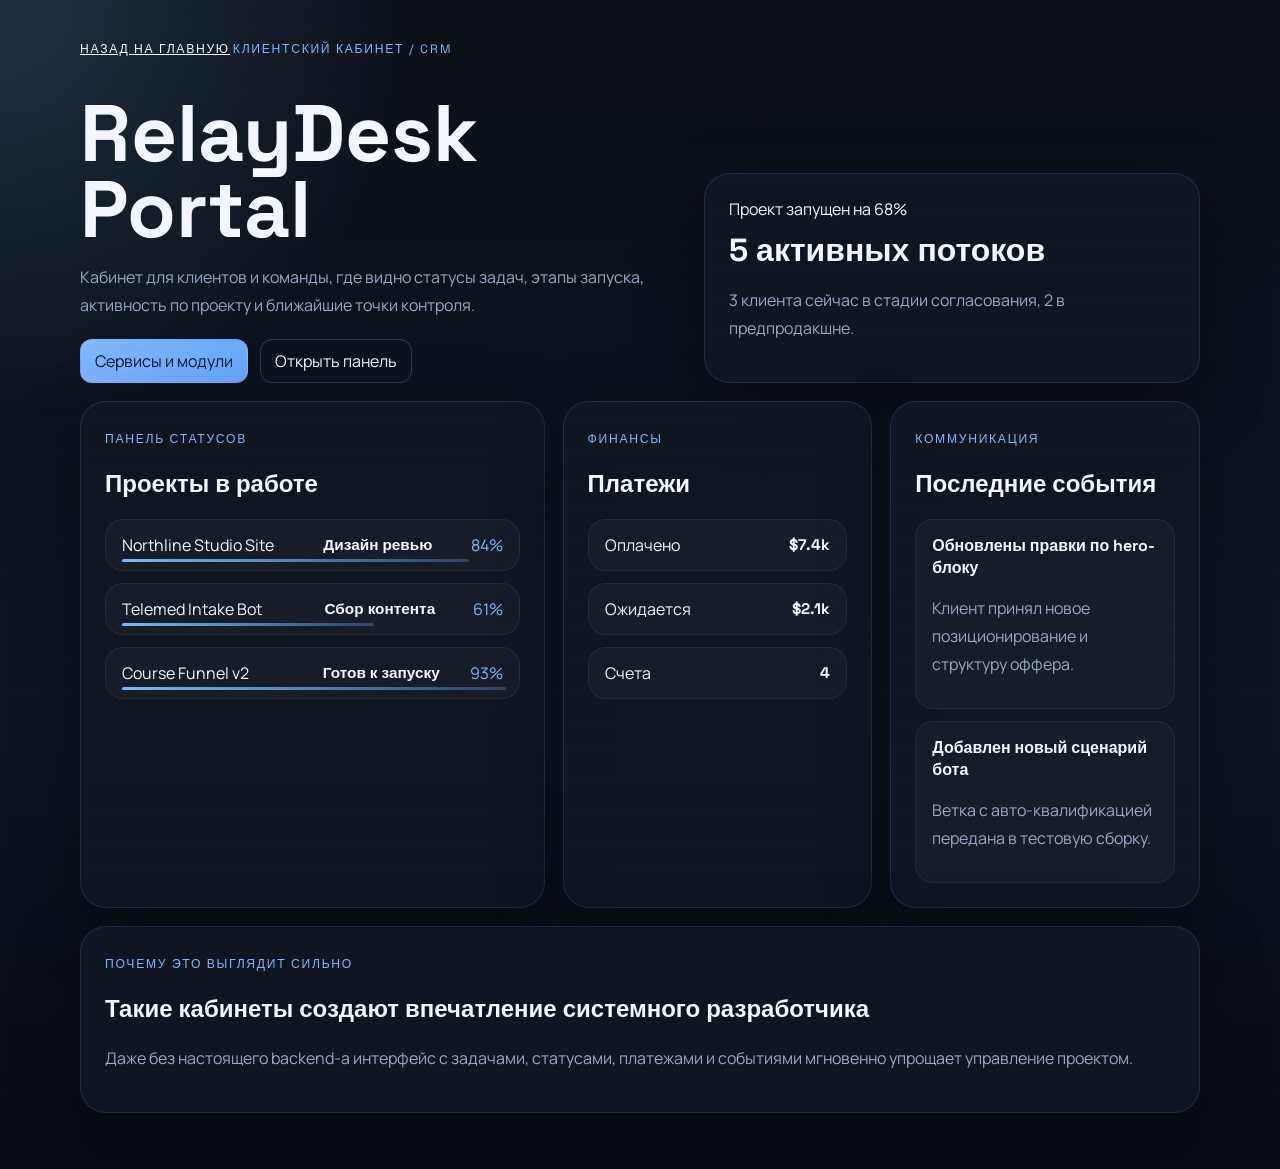
<file: dev_portfolio_showcase_deploy/projects/relaydesk-portal/index.html>
<!DOCTYPE html>
<html lang="ru">
  <head>
    <meta charset="UTF-8" />
    <meta name="viewport" content="width=device-width, initial-scale=1.0" />
    <title>RelayDesk Portal</title>
    <link rel="preconnect" href="https://fonts.googleapis.com" />
    <link rel="preconnect" href="https://fonts.gstatic.com" crossorigin />
    <link
      href="https://fonts.googleapis.com/css2?family=Manrope:wght@400;500;600;700;800&family=Space+Grotesk:wght@500;700&display=swap"
      rel="stylesheet"
    />
    <link rel="stylesheet" href="./style.css" />
  </head>
  <body>
    <main class="shell">
      <header class="hero">
        <div>
          <a class="back-link" href="../../index.html">Назад на главную</a>
          <span class="eyebrow">Клиентский кабинет / CRM</span>
          <h1>RelayDesk Portal</h1>
          <p>
            Кабинет для клиентов и команды, где видно статусы задач, этапы
            запуска, активность по проекту и ближайшие точки контроля.
          </p>
          <div class="hero-actions">
            <a class="action primary" href="./services.html">Сервисы и модули</a>
            <a class="action ghost" href="#panel-grid">Открыть панель</a>
          </div>
        </div>
        <div class="hero-card">
          <span>Проект запущен на 68%</span>
          <strong>5 активных потоков</strong>
          <p>3 клиента сейчас в стадии согласования, 2 в предпродакшне.</p>
        </div>
      </header>

      <section class="grid" id="panel-grid">
        <article class="panel wide">
          <span class="eyebrow">Панель статусов</span>
          <h2>Проекты в работе</h2>
          <div class="rows">
            <div><span>Northline Studio Site</span><strong>Дизайн ревью</strong><i>84%</i></div>
            <div><span>Telemed Intake Bot</span><strong>Сбор контента</strong><i>61%</i></div>
            <div><span>Course Funnel v2</span><strong>Готов к запуску</strong><i>93%</i></div>
          </div>
        </article>

        <article class="panel">
          <span class="eyebrow">Финансы</span>
          <h2>Платежи</h2>
          <ul class="list">
            <li><span>Оплачено</span><strong>$7.4k</strong></li>
            <li><span>Ожидается</span><strong>$2.1k</strong></li>
            <li><span>Счета</span><strong>4</strong></li>
          </ul>
        </article>

        <article class="panel">
          <span class="eyebrow">Коммуникация</span>
          <h2>Последние события</h2>
          <div class="feed">
            <div>
              <strong>Обновлены правки по hero-блоку</strong>
              <p>Клиент принял новое позиционирование и структуру оффера.</p>
            </div>
            <div>
              <strong>Добавлен новый сценарий бота</strong>
              <p>Ветка с авто-квалификацией передана в тестовую сборку.</p>
            </div>
          </div>
        </article>
      </section>

      <section class="footer-card">
        <span class="eyebrow">Почему это выглядит сильно</span>
        <h2>Такие кабинеты создают впечатление системного разработчика</h2>
        <p>
          Даже без настоящего backend-а интерфейс с задачами, статусами,
          платежами и событиями мгновенно упрощает управление проектом.
        </p>
      </section>
    </main>
  </body>
  </html>
</file>
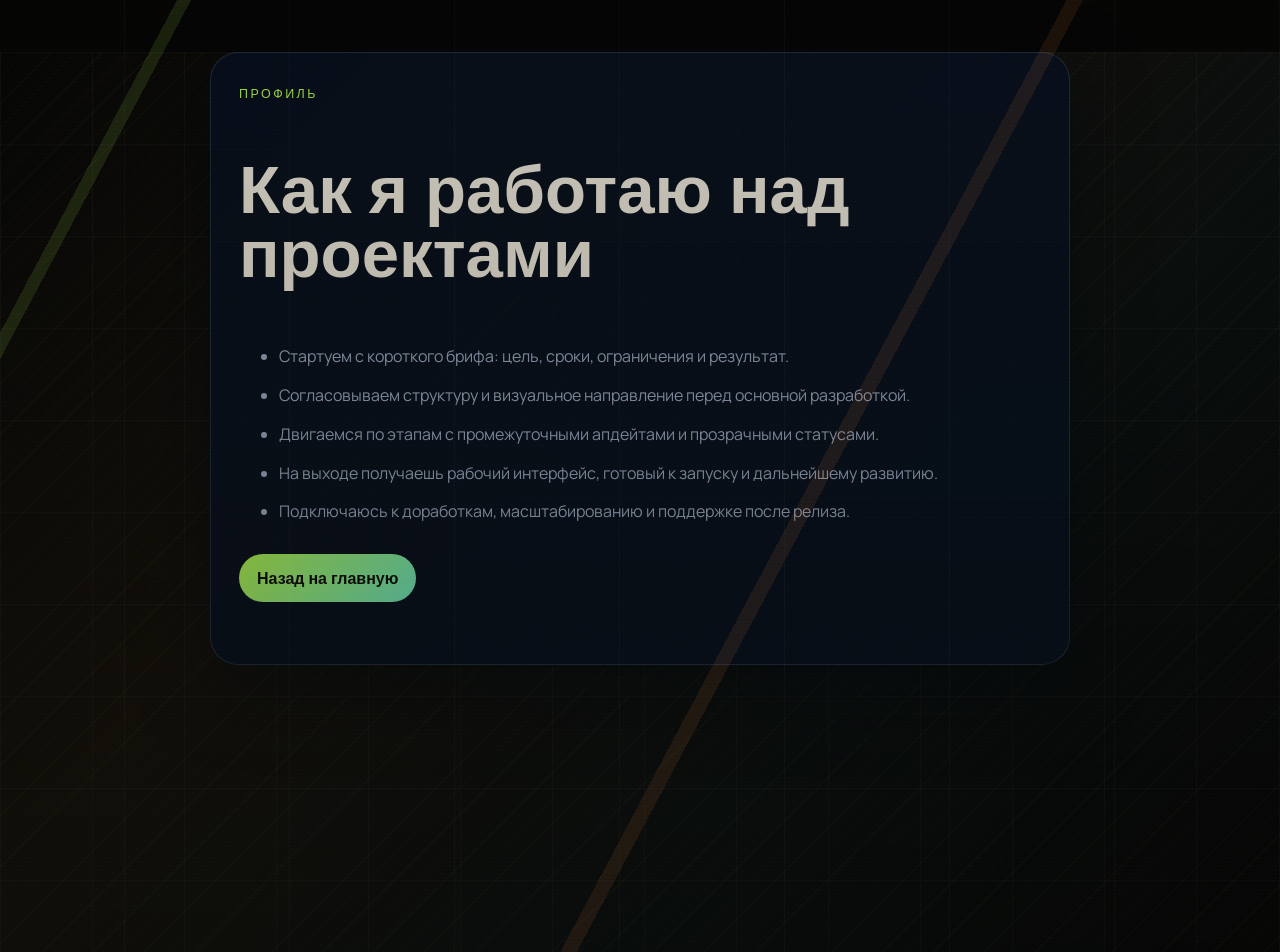
<file: dev_portfolio_showcase/guide.html>
<!DOCTYPE html>
<html lang="ru">
  <head>
    <meta charset="UTF-8" />
    <meta name="viewport" content="width=device-width, initial-scale=1.0" />
    <title>Профиль разработчика</title>
    <link rel="preconnect" href="https://fonts.googleapis.com" />
    <link rel="preconnect" href="https://fonts.gstatic.com" crossorigin />
    <link
      href="https://fonts.googleapis.com/css2?family=Manrope:wght@400;500;600;700;800&family=Space+Grotesk:wght@500;700&display=swap"
      rel="stylesheet"
    />
    <link rel="stylesheet" href="./assets/styles.css" />
    <style>
      .guide-shell {
        width: min(860px, calc(100% - 28px));
        margin: 52px auto;
      }

      .guide-card {
        padding: 28px;
        border-radius: 28px;
        background: rgba(9, 19, 34, 0.86);
        border: 1px solid rgba(157, 180, 213, 0.18);
        box-shadow: 0 24px 80px rgba(2, 8, 16, 0.45);
      }

      .guide-card ul {
        color: #a4b1c7;
        line-height: 1.8;
      }

      .guide-card li + li {
        margin-top: 10px;
      }
    </style>
  </head>
  <body>
    <main class="guide-shell">
      <section class="guide-card">
        <span class="eyebrow">Профиль</span>
        <h1 style="font-size: clamp(2.5rem, 6vw, 4.2rem); line-height: 0.95;">
          Как я работаю над проектами
        </h1>
        <ul>
          <li>Стартуем с короткого брифа: цель, сроки, ограничения и результат.</li>
          <li>Согласовываем структуру и визуальное направление перед основной разработкой.</li>
          <li>Двигаемся по этапам с промежуточными апдейтами и прозрачными статусами.</li>
          <li>На выходе получаешь рабочий интерфейс, готовый к запуску и дальнейшему развитию.</li>
          <li>Подключаюсь к доработкам, масштабированию и поддержке после релиза.</li>
        </ul>
        <div class="hero-actions">
          <a class="button button-primary" href="./index.html">Назад на главную</a>
        </div>
      </section>
    </main>
  </body>
  </html>
</file>
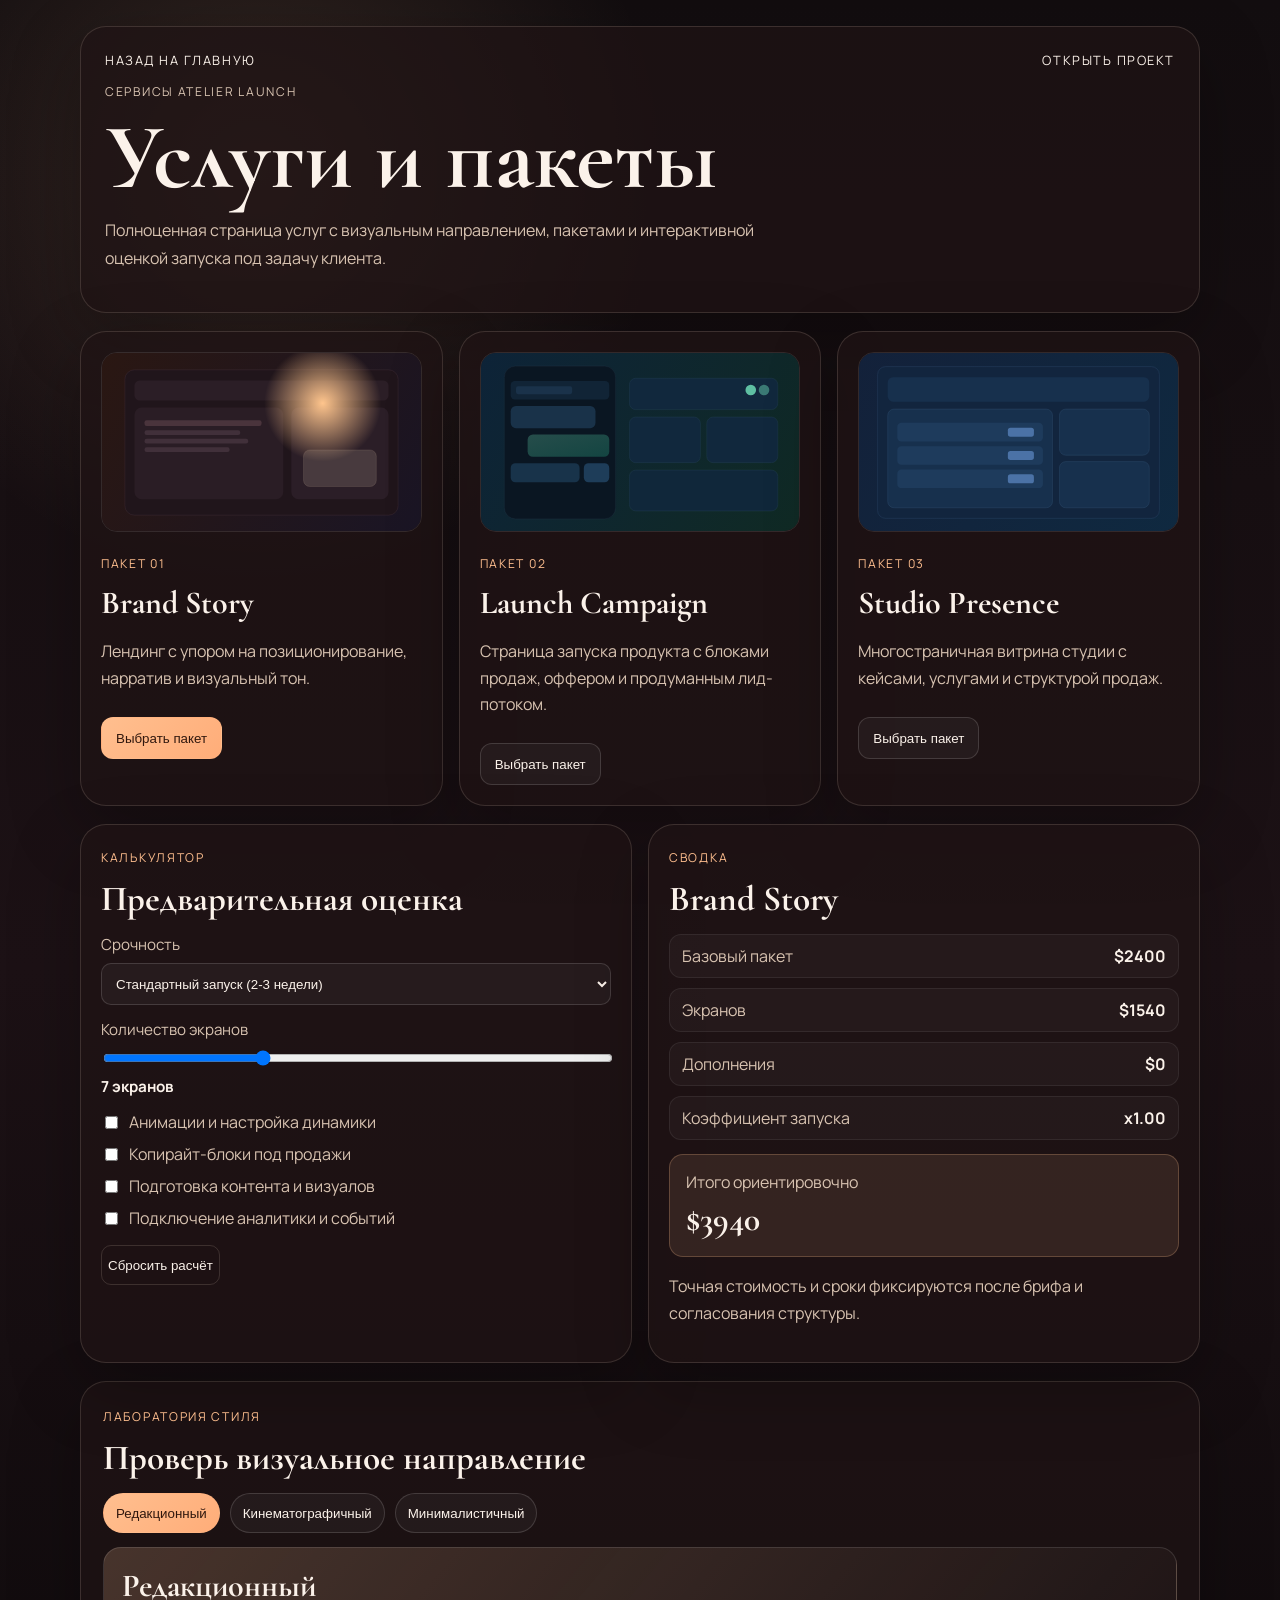
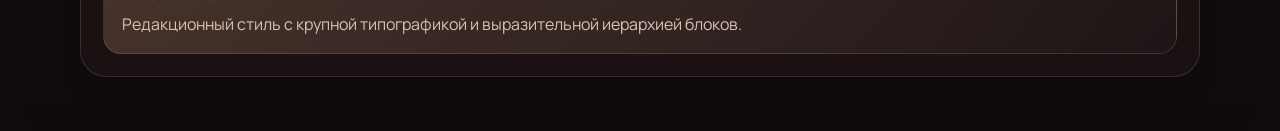
<file: dev_portfolio_showcase/projects/atelier-launch/services.html>
<!DOCTYPE html>
<html lang="ru">
  <head>
    <meta charset="UTF-8" />
    <meta name="viewport" content="width=device-width, initial-scale=1.0" />
    <title>Atelier Launch - Услуги</title>
    <link rel="preconnect" href="https://fonts.googleapis.com" />
    <link rel="preconnect" href="https://fonts.gstatic.com" crossorigin />
    <link
      href="https://fonts.googleapis.com/css2?family=Cormorant+Garamond:wght@500;600;700&family=Manrope:wght@400;500;600;700;800&display=swap"
      rel="stylesheet"
    />
    <link rel="stylesheet" href="./services.css" />
  </head>
  <body>
    <main class="page">
      <header class="hero">
        <div class="hero-top">
          <a href="../../index.html">Назад на главную</a>
          <a href="./index.html">Открыть проект</a>
        </div>
        <div class="hero-copy">
          <p class="eyebrow">Сервисы Atelier Launch</p>
          <h1>Услуги и пакеты</h1>
          <p>
            Полноценная страница услуг с визуальным направлением, пакетами и
            интерактивной оценкой запуска под задачу клиента.
          </p>
        </div>
      </header>

      <section class="services-grid">
        <article class="service-card">
          <img src="../../assets/previews/atelier-card.svg" alt="Брендовый лендинг" loading="lazy" />
          <span class="eyebrow">Пакет 01</span>
          <h2>Brand Story</h2>
          <p>Лендинг с упором на позиционирование, нарратив и визуальный тон.</p>
          <button class="select-package active" type="button" data-name="Brand Story" data-base="2400">
            Выбрать пакет
          </button>
        </article>
        <article class="service-card">
          <img src="../../assets/previews/neuroflow-card.svg" alt="Запуск продукта" loading="lazy" />
          <span class="eyebrow">Пакет 02</span>
          <h2>Launch Campaign</h2>
          <p>Страница запуска продукта с блоками продаж, оффером и продуманным лид-потоком.</p>
          <button class="select-package" type="button" data-name="Launch Campaign" data-base="3200">
            Выбрать пакет
          </button>
        </article>
        <article class="service-card">
          <img src="../../assets/previews/relaydesk-card.svg" alt="Сайт студии" loading="lazy" />
          <span class="eyebrow">Пакет 03</span>
          <h2>Studio Presence</h2>
          <p>Многостраничная витрина студии с кейсами, услугами и структурой продаж.</p>
          <button class="select-package" type="button" data-name="Studio Presence" data-base="4100">
            Выбрать пакет
          </button>
        </article>
      </section>

      <section class="toolkit">
        <article class="tool-card">
          <span class="eyebrow">Калькулятор</span>
          <h2>Предварительная оценка</h2>

          <label class="field">
            <span>Срочность</span>
            <select id="timeline">
              <option value="1">Стандартный запуск (2-3 недели)</option>
              <option value="1.25">Ускоренный запуск (7-10 дней)</option>
              <option value="1.45">Спринт запуск (3-5 дней)</option>
            </select>
          </label>

          <label class="field">
            <span>Количество экранов</span>
            <input id="pages" type="range" min="3" max="16" value="7" />
            <strong id="pages-value">7 экранов</strong>
          </label>

          <div class="addons">
            <label><input type="checkbox" data-addon-price="450" /> Анимации и настройка динамики</label>
            <label><input type="checkbox" data-addon-price="380" /> Копирайт-блоки под продажи</label>
            <label><input type="checkbox" data-addon-price="520" /> Подготовка контента и визуалов</label>
            <label><input type="checkbox" data-addon-price="290" /> Подключение аналитики и событий</label>
          </div>

          <button id="reset-estimate" class="ghost-btn" type="button">Сбросить расчёт</button>
        </article>

        <article class="tool-card summary-card">
          <span class="eyebrow">Сводка</span>
          <h2 id="selected-package-name">Brand Story</h2>
          <ul>
            <li><span>Базовый пакет</span><strong id="base-price">$2400</strong></li>
            <li><span>Экранов</span><strong id="screen-price">$1540</strong></li>
            <li><span>Дополнения</span><strong id="addons-price">$0</strong></li>
            <li><span>Коэффициент запуска</span><strong id="timeline-value">x1.00</strong></li>
          </ul>
          <div class="total">
            <span>Итого ориентировочно</span>
            <strong id="total-price">$3940</strong>
          </div>
          <p>Точная стоимость и сроки фиксируются после брифа и согласования структуры.</p>
        </article>
      </section>

      <section class="style-lab">
        <div class="lab-head">
          <span class="eyebrow">Лаборатория стиля</span>
          <h2>Проверь визуальное направление</h2>
        </div>
        <div class="style-controls">
          <button class="style-btn active" type="button" data-style="editorial">Редакционный</button>
          <button class="style-btn" type="button" data-style="cinematic">Кинематографичный</button>
          <button class="style-btn" type="button" data-style="minimal">Минималистичный</button>
        </div>
        <article id="style-preview" class="style-preview editorial">
          <h3 id="style-title">Редакционный</h3>
          <p id="style-description">
            Редакционный стиль с крупной типографикой и выразительной иерархией блоков.
          </p>
        </article>
      </section>
    </main>

    <script src="./services.js"></script>
  </body>
  </html>
</file>
<file: dev_portfolio_showcase/assets/styles.css>
:root {
  --bg: #07111f;
  --bg-soft: #0d1b2f;
  --panel: rgba(9, 19, 34, 0.78);
  --panel-strong: rgba(14, 26, 45, 0.95);
  --line: rgba(157, 180, 213, 0.18);
  --text: #f4f7fb;
  --muted: #a4b1c7;
  --accent: #68f0c1;
  --accent-2: #f8b86a;
  --shadow: 0 24px 80px rgba(2, 8, 16, 0.45);
}

* {
  box-sizing: border-box;
}

html {
  scroll-behavior: smooth;
}

body {
  margin: 0;
  position: relative;
  overflow-x: hidden;
  font-family: "Manrope", sans-serif;
  color: var(--text);
  background:
    radial-gradient(circle at 18% 10%, rgba(104, 240, 193, 0.08), transparent 32%),
    radial-gradient(circle at 86% 14%, rgba(122, 155, 255, 0.08), transparent 30%),
    radial-gradient(circle at 65% 78%, rgba(248, 184, 106, 0.06), transparent 30%),
    linear-gradient(180deg, #040911 0%, #050c16 46%, #03070f 100%);
  transition: background 500ms ease;
  min-height: 100vh;
}

body::before,
body::after {
  content: "";
  position: fixed;
  inset: -18vh -16vw;
  pointer-events: none;
  transition: opacity 1300ms ease, transform 1600ms ease;
}

body::before {
  z-index: 0;
  background:
    radial-gradient(44% 56% at 18% 16%, rgba(104, 240, 193, 0.26), transparent 68%),
    radial-gradient(38% 54% at 82% 24%, rgba(126, 150, 255, 0.24), transparent 68%),
    radial-gradient(42% 58% at 50% 84%, rgba(248, 184, 106, 0.17), transparent 70%);
  filter: blur(8px) saturate(118%);
  opacity: 0.7;
  transform: scale(1);
  animation: auroraDrift 22s ease-in-out infinite alternate;
}

body::after {
  z-index: 1;
  background:
    linear-gradient(180deg, rgba(1, 2, 4, 0.94) 0%, rgba(2, 5, 10, 0.9) 46%, rgba(2, 5, 10, 0.86) 100%),
    linear-gradient(125deg, rgba(255, 255, 255, 0.02), transparent 42%),
    repeating-linear-gradient(
      to right,
      rgba(255, 255, 255, 0.03) 0px,
      rgba(255, 255, 255, 0.03) 1px,
      transparent 1px,
      transparent 96px
    ),
    repeating-linear-gradient(
      to bottom,
      rgba(255, 255, 255, 0.024) 0px,
      rgba(255, 255, 255, 0.024) 1px,
      transparent 1px,
      transparent 96px
    );
  mix-blend-mode: soft-light;
  opacity: 0.62;
  animation: meshShift 30s linear infinite;
}

body.is-awake {
  background:
    radial-gradient(circle at 18% 10%, rgba(104, 240, 193, 0.08), transparent 32%),
    radial-gradient(circle at 86% 14%, rgba(122, 155, 255, 0.08), transparent 30%),
    radial-gradient(circle at 65% 78%, rgba(248, 184, 106, 0.06), transparent 30%),
    linear-gradient(180deg, #040911 0%, #050c16 46%, #03070f 100%);
}

body.is-awake::before {
  opacity: 0.7;
  transform: scale(1);
}

body.is-awake::after {
  opacity: 0.62;
}

.cursor-aura {
  position: fixed;
  left: 0;
  top: 0;
  pointer-events: none;
  opacity: 0;
  transition: opacity 180ms ease;
  will-change: transform, opacity;
}

.cursor-aura {
  z-index: 12;
  width: 300px;
  height: 300px;
  border-radius: 50%;
  background:
    radial-gradient(circle, rgba(104, 240, 193, 0.24) 0%, rgba(122, 155, 255, 0.2) 38%, rgba(104, 240, 193, 0.04) 66%, rgba(104, 240, 193, 0) 82%);
  filter: blur(10px) saturate(108%);
  mix-blend-mode: screen;
}

.cursor-aura.active {
  opacity: 0.45;
}

body:not(.is-awake) .cursor-aura {
  opacity: 0 !important;
}

a {
  color: inherit;
  text-decoration: none;
}

.page-shell {
  position: relative;
  z-index: 3;
  width: min(1180px, calc(100% - 32px));
  margin: 0 auto;
  padding-bottom: 72px;
  opacity: 1;
  transform: none;
  filter: none;
  pointer-events: auto;
  transition: none;
}

body.is-awake .page-shell {
  opacity: 1;
  transform: none;
  filter: none;
  pointer-events: auto;
}

.topbar {
  position: sticky;
  top: 18px;
  z-index: 10;
  margin-top: 18px;
  padding: 16px 22px;
  background: rgba(7, 17, 31, 0.78);
  backdrop-filter: blur(18px);
  border: 1px solid var(--line);
  border-radius: 22px;
  display: flex;
  align-items: center;
  justify-content: space-between;
}

.brand,
.eyebrow,
h1,
h2,
h3,
.project-type,
.button {
  font-family: "Space Grotesk", sans-serif;
}

.brand {
  font-size: 1.05rem;
  font-weight: 700;
  letter-spacing: 0.08em;
  text-transform: uppercase;
}

.topnav {
  display: flex;
  gap: 18px;
  color: var(--muted);
  font-size: 0.95rem;
}

.lang-switch {
  display: inline-flex;
  align-items: center;
  gap: 6px;
  margin-left: 14px;
  padding: 4px;
  border-radius: 999px;
  border: 1px solid rgba(157, 180, 213, 0.24);
  background: rgba(255, 255, 255, 0.03);
}

.lang-btn {
  min-height: 30px;
  min-width: 44px;
  padding: 0 10px;
  border-radius: 999px;
  border: 1px solid transparent;
  background: transparent;
  color: var(--muted);
  font-family: "Space Grotesk", sans-serif;
  font-size: 0.78rem;
  letter-spacing: 0.06em;
  cursor: pointer;
  transition: background 160ms ease, color 160ms ease, border-color 160ms ease;
}

.lang-btn.active {
  color: #081b15;
  background: linear-gradient(135deg, var(--accent), #43ddb3);
}

.hero {
  display: grid;
  grid-template-columns: 1.15fr 0.85fr;
  gap: 28px;
  padding: 42px 0 44px;
  align-items: center;
}

.intro-banner {
  margin-top: 30px;
  border-radius: 24px;
  padding: 22px 24px;
  display: flex;
  align-items: center;
  justify-content: space-between;
  gap: 18px;
  background:
    radial-gradient(circle at 16% 10%, rgba(104, 240, 193, 0.18), transparent 28%),
    radial-gradient(circle at 88% 86%, rgba(248, 184, 106, 0.14), transparent 32%),
    var(--panel);
  border: 1px solid var(--line);
  box-shadow: var(--shadow);
}

.intro-copy h2 {
  margin: 10px 0 8px;
  font-size: clamp(1.8rem, 3.5vw, 2.8rem);
  line-height: 1.05;
}

.intro-copy p {
  margin: 0;
  color: var(--muted);
  line-height: 1.65;
  max-width: 62ch;
}

.intro-actions {
  display: flex;
  gap: 10px;
  flex-wrap: wrap;
  justify-content: flex-end;
}

.hero-copy h1 {
  font-size: clamp(2.9rem, 6vw, 5.3rem);
  line-height: 0.95;
  margin: 16px 0;
  max-width: 13ch;
}

.hero-title {
  position: relative;
  color: var(--text);
  animation: titleEnter 760ms cubic-bezier(0.22, 0.95, 0.27, 1) both;
}

.hero-title::after {
  content: "";
  position: absolute;
  left: 2px;
  bottom: -10px;
  width: min(58%, 230px);
  height: 3px;
  border-radius: 999px;
  background: linear-gradient(90deg, var(--accent), rgba(248, 184, 106, 0.9));
  opacity: 0.8;
  animation: titleUnderline 3.2s ease-in-out infinite;
}

@supports ((-webkit-background-clip: text) or (background-clip: text)) {
  .hero-title {
    background: linear-gradient(96deg, #f4f7fb 10%, #98ffd7 46%, #f4f7fb 80%);
    background-size: 220% auto;
    -webkit-background-clip: text;
    background-clip: text;
    color: transparent;
    animation:
      titleEnter 760ms cubic-bezier(0.22, 0.95, 0.27, 1) both,
      titleShine 7s linear infinite 0.8s;
  }
}

.eyebrow {
  color: var(--accent);
  letter-spacing: 0.14em;
  text-transform: uppercase;
  font-size: 0.78rem;
}

.hero-text,
.section-heading p,
.project-meta p,
.info-card p,
.timeline p,
.contact-card p,
.about-card p,
.bot-instructions p {
  color: var(--muted);
  line-height: 1.7;
  font-size: 1.02rem;
}

.hero-actions,
.contact-actions {
  display: flex;
  gap: 14px;
  margin: 28px 0 34px;
  flex-wrap: wrap;
}

.button {
  display: inline-flex;
  align-items: center;
  justify-content: center;
  min-height: 48px;
  padding: 0 18px;
  border-radius: 14px;
  border: 1px solid transparent;
  transition: transform 180ms ease, border-color 180ms ease, background 180ms ease;
}

.button:hover {
  transform: translateY(-2px);
}

.button-primary {
  background: linear-gradient(135deg, var(--accent), #43ddb3);
  color: #082018;
  font-weight: 700;
}

.button-secondary {
  background: rgba(255, 255, 255, 0.03);
  border-color: var(--line);
}

.metrics-grid {
  display: grid;
  grid-template-columns: repeat(3, minmax(0, 1fr));
  gap: 12px;
}

.metrics-grid article,
.board-card,
.project-card,
.info-card,
.timeline article,
.contact-card {
  background: var(--panel);
  border: 1px solid var(--line);
  box-shadow: var(--shadow);
}

.metrics-grid article {
  padding: 18px;
  border-radius: 20px;
}

.metrics-grid strong {
  display: block;
  font-family: "Space Grotesk", sans-serif;
  font-size: 2rem;
  margin-bottom: 8px;
}

.metrics-grid span {
  color: var(--muted);
  line-height: 1.5;
  font-size: 0.92rem;
}

.window-panel {
  padding: 18px;
  border-radius: 28px;
  background: rgba(255, 255, 255, 0.03);
  border: 1px solid var(--line);
  box-shadow: var(--shadow);
}

.window-top {
  display: flex;
  gap: 8px;
  margin-bottom: 18px;
}

.window-top span {
  width: 11px;
  height: 11px;
  border-radius: 50%;
  background: rgba(255, 255, 255, 0.2);
}

.hero-board {
  display: grid;
  gap: 14px;
}

.board-card {
  border-radius: 24px;
  padding: 22px;
}

.board-large {
  background:
    linear-gradient(155deg, rgba(104, 240, 193, 0.16), rgba(248, 184, 106, 0.09)),
    var(--panel-strong);
}

.board-row {
  display: grid;
  grid-template-columns: repeat(2, 1fr);
  gap: 14px;
}

.card-label,
.project-type {
  display: inline-flex;
  font-size: 0.76rem;
  text-transform: uppercase;
  letter-spacing: 0.12em;
  color: var(--accent);
}

.board-card h2,
.board-card strong,
.project-meta h3,
.info-card h3,
.timeline h3,
.contact-card h2,
.section-heading h2 {
  margin: 12px 0;
}

.board-card p {
  color: var(--muted);
  line-height: 1.6;
  margin: 0;
}

.board-tags {
  display: flex;
  gap: 8px;
  margin-top: 18px;
  flex-wrap: wrap;
}

.board-tags span,
.project-meta li {
  color: #dce5f3;
}

.board-tags span {
  padding: 8px 12px;
  border-radius: 999px;
  border: 1px solid rgba(255, 255, 255, 0.08);
  background: rgba(255, 255, 255, 0.04);
  font-size: 0.88rem;
}

.accent {
  background:
    linear-gradient(160deg, rgba(248, 184, 106, 0.16), rgba(104, 240, 193, 0.08)),
    var(--panel-strong);
}

.section {
  padding: 34px 0;
}

.section-heading {
  max-width: 760px;
  margin-bottom: 24px;
}

.section-heading h2 {
  font-size: clamp(2rem, 4vw, 3.4rem);
  line-height: 1;
}

.project-grid {
  display: grid;
  grid-template-columns: repeat(3, minmax(0, 1fr));
  gap: 18px;
}

.project-card {
  border-radius: 28px;
  overflow: hidden;
  transition: transform 240ms ease, border-color 240ms ease, box-shadow 240ms ease;
}

.project-card:hover {
  transform: translateY(-6px);
  box-shadow: 0 30px 86px rgba(2, 8, 18, 0.55);
}

.project-preview {
  position: relative;
  min-height: 220px;
  border-bottom: 1px solid var(--line);
  overflow: hidden;
}

.project-preview img {
  width: 100%;
  height: 100%;
  min-height: 220px;
  object-fit: cover;
  display: block;
  opacity: 0.9;
  transform: scale(1.01);
}

.project-preview::after {
  content: "";
  position: absolute;
  inset: 0;
  background: linear-gradient(180deg, rgba(4, 12, 24, 0.12), rgba(4, 12, 24, 0.22));
  pointer-events: none;
}

.preview-bot {
  background:
    radial-gradient(circle at 25% 25%, rgba(104, 240, 193, 0.45), transparent 24%),
    linear-gradient(145deg, #0f2237, #07111f 58%, #142c26);
}

.preview-dashboard {
  background:
    linear-gradient(180deg, rgba(255, 255, 255, 0.03), transparent),
    linear-gradient(145deg, #160f23, #0b1420 58%, #071b28);
}

.preview-atelier {
  background:
    radial-gradient(circle at 75% 20%, rgba(248, 184, 106, 0.36), transparent 24%),
    linear-gradient(145deg, #26140d, #120d18 55%, #0b1018);
}

.preview-relay {
  background:
    radial-gradient(circle at 22% 24%, rgba(108, 161, 255, 0.34), transparent 24%),
    linear-gradient(145deg, #0d182c, #0b1220 55%, #0d1e32);
}

.preview-lunex {
  background:
    radial-gradient(circle at 78% 22%, rgba(255, 214, 120, 0.3), transparent 24%),
    linear-gradient(145deg, #1f1710, #130f16 55%, #231a10);
}

.preview-atelier::before,
.preview-relay::before,
.preview-lunex::before {
  content: "";
  position: absolute;
  inset: 0;
  pointer-events: none;
  z-index: 1;
}

.preview-atelier::before {
  background:
    radial-gradient(circle at 74% 24%, rgba(255, 214, 162, 0.45), transparent 34%),
    radial-gradient(circle at 22% 74%, rgba(255, 160, 98, 0.24), transparent 30%);
  animation: atelierPulse 8s ease-in-out infinite alternate;
}

.preview-relay::before {
  background:
    linear-gradient(
      100deg,
      transparent 20%,
      rgba(130, 183, 255, 0.16) 46%,
      transparent 66%
    ),
    repeating-linear-gradient(
      to bottom,
      rgba(255, 255, 255, 0.08) 0px,
      rgba(255, 255, 255, 0.08) 2px,
      transparent 2px,
      transparent 26px
    );
  mix-blend-mode: screen;
  animation: relaySweep 5.4s linear infinite;
}

.preview-lunex::before {
  background:
    radial-gradient(circle at 86% 22%, rgba(255, 208, 125, 0.46), transparent 32%),
    linear-gradient(180deg, transparent 48%, rgba(255, 208, 125, 0.16) 100%);
  animation: lunexGlow 5s ease-in-out infinite;
}

.preview-atelier img {
  animation: previewDriftA 12s ease-in-out infinite alternate;
}

.preview-relay img {
  animation: previewDriftB 9s ease-in-out infinite alternate;
}

.preview-lunex img {
  animation: previewDriftC 11s ease-in-out infinite alternate;
}

.project-meta {
  padding: 24px;
}

.project-meta ul {
  margin: 16px 0 20px;
  padding-left: 18px;
  color: var(--muted);
  line-height: 1.8;
}

.project-meta a {
  color: var(--accent);
  font-weight: 700;
}

.about-grid {
  display: grid;
  grid-template-columns: 1.2fr 0.8fr 0.8fr;
  gap: 16px;
}

.about-card {
  border-radius: 24px;
  padding: 24px;
  background: var(--panel);
  border: 1px solid var(--line);
  box-shadow: var(--shadow);
}

.about-card h3 {
  margin-top: 0;
  margin-bottom: 12px;
}

.about-placeholder {
  margin-top: 18px;
  padding: 14px;
  border-radius: 14px;
  border: 1px dashed rgba(255, 255, 255, 0.22);
  background: rgba(255, 255, 255, 0.03);
}

.about-list {
  margin: 0;
  padding-left: 18px;
  color: var(--muted);
  line-height: 1.8;
}

.bot-demo {
  display: grid;
  grid-template-columns: 0.88fr 1.12fr;
  gap: 16px;
}

.bot-instructions,
.bot-console {
  border-radius: 24px;
  padding: 24px;
  background: var(--panel);
  border: 1px solid var(--line);
  box-shadow: var(--shadow);
}

.bot-instructions h3 {
  margin: 0 0 12px;
}

.command-chips {
  display: flex;
  flex-wrap: wrap;
  gap: 10px;
  margin: 16px 0;
}

.command-chip {
  min-height: 38px;
  padding: 0 12px;
  border-radius: 999px;
  border: 1px solid rgba(255, 255, 255, 0.15);
  color: var(--text);
  background: rgba(255, 255, 255, 0.05);
  cursor: pointer;
  transition: transform 160ms ease, border-color 160ms ease;
}

.command-chip:hover {
  transform: translateY(-1px);
  border-color: var(--accent);
}

.bot-tip {
  margin: 0;
}

.bot-console-head {
  display: flex;
  align-items: center;
  justify-content: space-between;
  gap: 12px;
  margin-bottom: 14px;
}

.bot-console-head strong {
  display: block;
  font-family: "Space Grotesk", sans-serif;
}

.bot-online {
  color: var(--accent);
  font-size: 0.9rem;
}

.bot-mode-switch {
  display: inline-flex;
  gap: 8px;
  padding: 4px;
  border-radius: 999px;
  background: rgba(255, 255, 255, 0.03);
  border: 1px solid rgba(255, 255, 255, 0.1);
}

.mode-chip {
  min-height: 34px;
  padding: 0 12px;
  border-radius: 999px;
  border: 1px solid transparent;
  background: transparent;
  color: var(--muted);
  cursor: pointer;
}

.mode-chip.active {
  color: #082018;
  background: linear-gradient(135deg, var(--accent), #43ddb3);
}

.bot-log {
  border-radius: 18px;
  border: 1px solid rgba(255, 255, 255, 0.08);
  background: rgba(255, 255, 255, 0.03);
  padding: 14px;
  min-height: 280px;
  max-height: 340px;
  overflow-y: auto;
  display: grid;
  align-content: start;
  gap: 10px;
}

.bot-message {
  max-width: 86%;
  border-radius: 14px;
  padding: 10px 12px;
  line-height: 1.45;
  font-size: 0.95rem;
}

.bot-message.user {
  justify-self: end;
  background: rgba(255, 255, 255, 0.09);
}

.bot-message.bot {
  justify-self: start;
  background: rgba(104, 240, 193, 0.13);
  color: #e5fff5;
}

.bot-form {
  margin-top: 14px;
  display: grid;
  grid-template-columns: 1fr auto;
  gap: 10px;
}

#bot-input {
  min-height: 48px;
  border-radius: 14px;
  border: 1px solid rgba(255, 255, 255, 0.16);
  background: rgba(255, 255, 255, 0.04);
  color: var(--text);
  padding: 0 14px;
  font-size: 0.98rem;
}

#bot-input:focus {
  outline: 1px solid var(--accent);
  border-color: var(--accent);
}

.lead-form {
  margin-top: 12px;
  display: grid;
  grid-template-columns: 1fr 1fr;
  gap: 10px;
}

#lead-name,
#lead-contact,
#lead-task {
  min-height: 44px;
  border-radius: 12px;
  border: 1px solid rgba(255, 255, 255, 0.16);
  background: rgba(255, 255, 255, 0.03);
  color: var(--text);
  padding: 10px 12px;
  font-size: 0.95rem;
  font-family: "Manrope", sans-serif;
}

#lead-task {
  grid-column: 1 / -1;
  resize: vertical;
}

.lead-submit {
  grid-column: 1 / -1;
}

.lead-status {
  min-height: 20px;
  margin: 10px 2px 0;
  color: var(--accent);
  font-size: 0.92rem;
}

.strategy-section,
.process-section {
  position: relative;
  border: 1px solid rgba(157, 180, 213, 0.2);
  box-shadow: var(--shadow);
  overflow: hidden;
}

.strategy-section {
  margin-top: 8px;
  padding: 30px 24px 20px;
  border-radius: 30px 30px 0 0;
  border-bottom: 0;
  background:
    radial-gradient(circle at 10% 2%, rgba(104, 240, 193, 0.2), transparent 34%),
    radial-gradient(circle at 92% 4%, rgba(248, 184, 106, 0.16), transparent 32%),
    linear-gradient(145deg, rgba(14, 31, 52, 0.9), rgba(11, 26, 46, 0.92));
}

.strategy-section::before,
.process-section::before {
  content: "";
  position: absolute;
  inset: 0;
  pointer-events: none;
  background:
    linear-gradient(
      120deg,
      transparent 12%,
      rgba(255, 255, 255, 0.06) 34%,
      transparent 52%
    );
  mix-blend-mode: screen;
  opacity: 0.34;
}

.process-section {
  margin-top: -2px;
  padding: 18px 24px 30px;
  border-radius: 0 0 30px 30px;
  background:
    radial-gradient(circle at 88% 82%, rgba(104, 240, 193, 0.14), transparent 34%),
    linear-gradient(145deg, rgba(11, 28, 48, 0.94), rgba(8, 20, 35, 0.96));
}

.strategy-section .section-heading,
.process-section .section-heading {
  max-width: 900px;
}

.strategy-section .section-heading {
  margin-bottom: 22px;
}

.process-section .section-heading {
  margin-bottom: 18px;
}

.process-section .section-heading h2 {
  font-size: clamp(1.85rem, 3.7vw, 3rem);
  line-height: 1.05;
}

.strategy-section .split-grid {
  margin-top: 10px;
}

.split-grid,
.timeline {
  display: grid;
  grid-template-columns: repeat(3, minmax(0, 1fr));
  gap: 16px;
}

.info-card,
.timeline article,
.contact-card {
  border-radius: 24px;
  padding: 24px;
}

.strategy-section .info-card,
.process-section .timeline article {
  background: rgba(8, 23, 41, 0.58);
  border: 1px solid rgba(157, 180, 213, 0.2);
  backdrop-filter: blur(9px);
}

.timeline article span {
  display: inline-flex;
  width: 42px;
  height: 42px;
  align-items: center;
  justify-content: center;
  border-radius: 50%;
  background: rgba(104, 240, 193, 0.12);
  color: var(--accent);
  font-family: "Space Grotesk", sans-serif;
  font-weight: 700;
}

.contact-card {
  text-align: center;
  padding: 38px 24px;
  background:
    radial-gradient(circle at top left, rgba(104, 240, 193, 0.1), transparent 32%),
    radial-gradient(circle at bottom right, rgba(248, 184, 106, 0.1), transparent 32%),
    var(--panel);
}

@keyframes titleEnter {
  from {
    opacity: 0;
    transform: translateY(16px);
  }
  to {
    opacity: 1;
    transform: translateY(0);
  }
}

@keyframes titleShine {
  from {
    background-position: 0% 50%;
  }
  to {
    background-position: 200% 50%;
  }
}

@keyframes titleUnderline {
  0%,
  100% {
    transform: scaleX(0.7);
    opacity: 0.55;
  }
  50% {
    transform: scaleX(1);
    opacity: 0.95;
  }
}

@keyframes atelierPulse {
  from {
    transform: scale(1) translateX(0);
    opacity: 0.82;
  }
  to {
    transform: scale(1.08) translateX(-10px);
    opacity: 1;
  }
}

@keyframes relaySweep {
  from {
    background-position: -240px 0, 0 0;
  }
  to {
    background-position: 360px 0, 0 0;
  }
}

@keyframes lunexGlow {
  0%,
  100% {
    opacity: 0.7;
  }
  50% {
    opacity: 1;
  }
}

@keyframes previewDriftA {
  from {
    transform: scale(1.01) translateY(0px);
  }
  to {
    transform: scale(1.05) translateY(-6px);
  }
}

@keyframes previewDriftB {
  from {
    transform: scale(1.01) translateX(0px);
  }
  to {
    transform: scale(1.05) translateX(-8px);
  }
}

@keyframes previewDriftC {
  from {
    transform: scale(1.01) translateY(0px);
  }
  to {
    transform: scale(1.06) translateY(-8px);
  }
}

@keyframes auroraDrift {
  0% {
    transform: translate3d(-2%, -1.2%, 0) scale(1);
  }
  52% {
    transform: translate3d(1.5%, 1%, 0) scale(1.05);
  }
  100% {
    transform: translate3d(3%, -0.6%, 0) scale(1.08);
  }
}

@keyframes meshShift {
  from {
    transform: translate3d(0, 0, 0);
  }
  to {
    transform: translate3d(-56px, -44px, 0);
  }
}

@media (prefers-reduced-motion: reduce) {
  .cursor-aura {
    display: none !important;
  }

  .page-shell {
    transition: none !important;
    transform: none !important;
    opacity: 1 !important;
    filter: none !important;
    pointer-events: auto !important;
  }

  body::before,
  body::after,
  .hero-title,
  .hero-title::after,
  .preview-atelier::before,
  .preview-relay::before,
  .preview-lunex::before,
  .preview-atelier img,
  .preview-relay img,
  .preview-lunex img {
    animation: none !important;
  }
}

@media (max-width: 980px) {
  .hero,
  .project-grid,
  .about-grid,
  .bot-demo,
  .split-grid,
  .timeline {
    grid-template-columns: 1fr;
  }

  .intro-banner {
    flex-direction: column;
    align-items: flex-start;
  }

  .metrics-grid {
    grid-template-columns: 1fr;
  }

  .strategy-section {
    padding: 24px 18px 16px;
  }

  .process-section {
    padding: 14px 18px 24px;
  }
}

@media (max-width: 760px) {
  .page-shell {
    width: min(100% - 20px, 1180px);
  }

  .topbar {
    flex-direction: column;
    gap: 12px;
    align-items: flex-start;
  }

  .topnav {
    flex-wrap: wrap;
  }

  .lang-switch {
    margin-left: 0;
  }

  .board-row {
    grid-template-columns: 1fr;
  }

  .bot-form,
  .lead-form {
    grid-template-columns: 1fr;
  }

  .strategy-section,
  .process-section {
    border-radius: 22px;
    margin-top: 0;
    border: 1px solid rgba(157, 180, 213, 0.2);
  }

  .strategy-section {
    border-bottom: 1px solid rgba(157, 180, 213, 0.2);
    margin-bottom: 12px;
  }

  .process-section {
    margin-top: 0;
  }
}

/* Signature editorial layer */
:root {
  --bg: #070706;
  --bg-soft: #11100c;
  --panel: rgba(18, 17, 13, 0.84);
  --panel-strong: rgba(25, 23, 18, 0.96);
  --line: rgba(241, 234, 216, 0.16);
  --text: #f6f0e2;
  --muted: #beb49d;
  --accent: #b9ff52;
  --accent-2: #ff8a3d;
  --accent-3: #62d6ff;
  --paper: #f6f0e2;
  --ink: #070706;
  --shadow: 0 26px 80px rgba(0, 0, 0, 0.5);
}

html {
  background: #070706;
}

body {
  background:
    linear-gradient(90deg, rgba(246, 240, 226, 0.04) 1px, transparent 1px) 0 0 / 92px 92px,
    linear-gradient(180deg, rgba(246, 240, 226, 0.03) 1px, transparent 1px) 0 0 / 92px 92px,
    repeating-linear-gradient(135deg, rgba(185, 255, 82, 0.035) 0 1px, transparent 1px 18px),
    linear-gradient(132deg, #070706 0%, #18140d 35%, #0b1110 68%, #070706 100%);
}

body.is-awake {
  background:
    linear-gradient(90deg, rgba(246, 240, 226, 0.05) 1px, transparent 1px) 0 0 / 92px 92px,
    linear-gradient(180deg, rgba(246, 240, 226, 0.035) 1px, transparent 1px) 0 0 / 92px 92px,
    repeating-linear-gradient(135deg, rgba(185, 255, 82, 0.045) 0 1px, transparent 1px 18px),
    linear-gradient(132deg, #070706 0%, #1c170e 34%, #0d1614 70%, #080807 100%);
}

body::before {
  background:
    linear-gradient(118deg, transparent 0 20%, rgba(185, 255, 82, 0.12) 20% 20.6%, transparent 20.6% 58%, rgba(255, 138, 61, 0.1) 58% 58.7%, transparent 58.7%),
    repeating-linear-gradient(90deg, transparent 0 164px, rgba(246, 240, 226, 0.028) 164px 165px),
    linear-gradient(180deg, rgba(7, 7, 6, 0.15), rgba(7, 7, 6, 0.45));
  opacity: 0.9;
  filter: none;
  animation: blueprintSlide 34s linear infinite;
}

body::after {
  background:
    repeating-linear-gradient(0deg, rgba(246, 240, 226, 0.035) 0 1px, transparent 1px 4px),
    repeating-linear-gradient(90deg, rgba(0, 0, 0, 0.1) 0 1px, transparent 1px 5px);
  opacity: 0.18;
  mix-blend-mode: screen;
  animation: none;
}

.cursor-aura {
  width: 260px;
  height: 260px;
  background:
    radial-gradient(circle, rgba(246, 240, 226, 0.12), rgba(185, 255, 82, 0.065) 34%, rgba(255, 138, 61, 0.025) 52%, transparent 72%);
  opacity: 0.58;
  filter: blur(4px);
  mix-blend-mode: screen;
}

.page-shell {
  position: relative;
}

.topbar {
  border-radius: 10px;
  border: 1px solid rgba(246, 240, 226, 0.16);
  background:
    linear-gradient(90deg, rgba(7, 7, 6, 0.86), rgba(22, 20, 15, 0.72)),
    repeating-linear-gradient(90deg, rgba(246, 240, 226, 0.045) 0 1px, transparent 1px 40px);
  box-shadow: 0 18px 44px rgba(0, 0, 0, 0.34);
  backdrop-filter: blur(18px) saturate(1.2);
}

.brand {
  color: var(--paper);
  letter-spacing: 0.16em;
  text-transform: uppercase;
}

.brand::before {
  content: "";
  display: inline-block;
  width: 10px;
  height: 10px;
  margin-right: 10px;
  background: var(--accent);
  box-shadow: 14px 0 0 var(--accent-2), 28px 0 0 var(--accent-3);
}

.topnav a,
.lang-btn {
  color: rgba(246, 240, 226, 0.68);
}

.topnav a:hover,
.lang-btn.active {
  color: var(--paper);
}

.lang-switch {
  background: rgba(246, 240, 226, 0.08);
  border-color: rgba(246, 240, 226, 0.16);
}

.intro-banner {
  position: relative;
  align-items: stretch;
  border-radius: 12px;
  border: 1px solid rgba(246, 240, 226, 0.15);
  border-left: 5px solid var(--accent);
  background:
    linear-gradient(135deg, rgba(246, 240, 226, 0.1), rgba(246, 240, 226, 0.035) 42%, rgba(255, 138, 61, 0.08)),
    repeating-linear-gradient(90deg, rgba(246, 240, 226, 0.045) 0 1px, transparent 1px 48px),
    rgba(13, 12, 9, 0.82);
  box-shadow: 0 26px 70px rgba(0, 0, 0, 0.38);
  overflow: hidden;
}

.intro-banner::after {
  content: "открыт к задачам";
  position: absolute;
  right: 22px;
  bottom: 18px;
  color: rgba(246, 240, 226, 0.12);
  font-family: "Space Grotesk", sans-serif;
  font-size: 0.78rem;
  letter-spacing: 0.34em;
  text-transform: uppercase;
}

.intro-copy {
  max-width: 720px;
}

.intro-actions {
  position: relative;
  z-index: 1;
  align-self: center;
  align-items: center;
}

.hero {
  position: relative;
  padding: 72px 0 82px;
  border-bottom: 1px solid rgba(246, 240, 226, 0.12);
}

.hero::before,
.hero::after {
  content: "";
  position: absolute;
  left: 0;
  right: 0;
  pointer-events: none;
}

.hero::before {
  top: 24px;
  height: 1px;
  background: linear-gradient(90deg, var(--accent), transparent 26%, rgba(246, 240, 226, 0.2), transparent 74%, var(--accent-2));
}

.hero::after {
  bottom: 24px;
  height: 8px;
  background:
    linear-gradient(90deg, var(--accent) 0 22%, transparent 22% 27%, var(--accent-2) 27% 44%, transparent 44% 50%, var(--accent-3) 50% 63%, transparent 63%);
  opacity: 0.72;
}

.eyebrow,
.card-label,
.project-type {
  color: var(--accent);
  letter-spacing: 0.2em;
}

.hero-title {
  max-width: 11ch;
  color: var(--paper);
  background: none;
  -webkit-text-fill-color: currentColor;
  text-shadow: 0 16px 60px rgba(0, 0, 0, 0.48);
}

.hero-title::after {
  left: 8px;
  bottom: -10px;
  width: 180px;
  height: 10px;
  border-radius: 0;
  background: linear-gradient(90deg, var(--accent), var(--accent-2));
  transform: skewX(-18deg);
  transform-origin: left center;
  animation: underlineKick 3.8s ease-in-out infinite;
}

.hero-text {
  max-width: 720px;
  color: rgba(246, 240, 226, 0.76);
}

.button {
  border-radius: 999px;
  box-shadow: none;
}

.button-primary {
  color: #101009;
  background: linear-gradient(135deg, var(--accent), #75f2c6);
  border: 0;
}

.button-secondary {
  color: var(--paper);
  background: rgba(246, 240, 226, 0.045);
  border-color: rgba(246, 240, 226, 0.18);
}

.button:hover,
.project-meta a:hover {
  transform: translateY(-2px);
}

.metrics-grid {
  gap: 14px;
}

.metrics-grid article {
  position: relative;
  min-height: 154px;
  border-radius: 10px;
  border-color: rgba(246, 240, 226, 0.14);
  background:
    linear-gradient(180deg, rgba(246, 240, 226, 0.08), rgba(246, 240, 226, 0.02)),
    rgba(9, 9, 7, 0.82);
  overflow: hidden;
}

.metrics-grid article:nth-child(1) {
  --metric: var(--accent);
}

.metrics-grid article:nth-child(2) {
  --metric: var(--accent-3);
}

.metrics-grid article:nth-child(3) {
  --metric: var(--accent-2);
}

.metrics-grid article::before {
  content: "";
  position: absolute;
  inset: 0 auto auto 0;
  width: 100%;
  height: 4px;
  background: var(--metric);
}

.metrics-grid article::after {
  content: "";
  position: absolute;
  right: -42px;
  bottom: -42px;
  width: 116px;
  height: 116px;
  border: 1px solid color-mix(in srgb, var(--metric), transparent 50%);
  transform: rotate(18deg);
  opacity: 0.55;
}

.metrics-grid strong {
  color: var(--paper);
}

.window-panel {
  border-radius: 10px;
  border-color: rgba(246, 240, 226, 0.17);
  background:
    linear-gradient(145deg, rgba(246, 240, 226, 0.08), rgba(13, 12, 9, 0.92)),
    repeating-linear-gradient(135deg, rgba(246, 240, 226, 0.04) 0 1px, transparent 1px 24px);
  box-shadow: 0 28px 90px rgba(0, 0, 0, 0.48);
  transform: rotate(-1.2deg);
}

.window-top span {
  background: rgba(246, 240, 226, 0.22);
}

.hero-board,
.board-card,
.about-card,
.bot-instructions,
.bot-console,
.timeline article,
.contact-card {
  border-radius: 10px;
}

.board-card {
  border-color: rgba(246, 240, 226, 0.14);
  background: rgba(9, 9, 7, 0.74);
}

.board-large {
  background:
    linear-gradient(135deg, rgba(185, 255, 82, 0.1), transparent 48%),
    rgba(10, 12, 10, 0.8);
}

.board-card.accent {
  background:
    linear-gradient(135deg, rgba(255, 138, 61, 0.16), rgba(98, 214, 255, 0.08)),
    rgba(16, 14, 10, 0.82);
}

.board-tags span,
.command-chip,
.mode-chip {
  border-radius: 999px;
  border-color: rgba(246, 240, 226, 0.17);
  background: rgba(246, 240, 226, 0.055);
}

.section {
  position: relative;
  padding-block: 78px;
}

.section::before {
  content: "";
  position: absolute;
  left: 0;
  top: 34px;
  width: 100%;
  height: 1px;
  background: linear-gradient(90deg, rgba(246, 240, 226, 0.18), transparent 64%);
}

.section-heading {
  position: relative;
  margin-bottom: 34px;
  padding-left: 22px;
}

.section-heading::before {
  content: "";
  position: absolute;
  left: 0;
  top: 5px;
  bottom: 6px;
  width: 5px;
  background: linear-gradient(180deg, var(--accent), var(--accent-2));
}

.section-heading h2 {
  max-width: 900px;
  color: var(--paper);
}

.about-grid,
.bot-demo,
.split-grid,
.timeline {
  gap: 16px;
}

.about-card {
  border-color: rgba(246, 240, 226, 0.14);
  background:
    linear-gradient(145deg, rgba(246, 240, 226, 0.08), rgba(246, 240, 226, 0.025)),
    rgba(11, 10, 8, 0.84);
}

.about-card:nth-child(1) {
  border-top: 4px solid var(--accent);
}

.about-card:nth-child(2) {
  border-top: 4px solid var(--accent-3);
  transform: translateY(18px);
}

.about-card:nth-child(3) {
  border-top: 4px solid var(--accent-2);
}

.about-list li {
  border-bottom-color: rgba(246, 240, 226, 0.11);
}

.bot-instructions,
.bot-console {
  border-color: rgba(246, 240, 226, 0.14);
  background: rgba(11, 10, 8, 0.88);
}

.bot-console {
  box-shadow:
    inset 0 0 0 1px rgba(185, 255, 82, 0.08),
    0 24px 70px rgba(0, 0, 0, 0.42);
}

.bot-console-head {
  border-bottom: 1px solid rgba(246, 240, 226, 0.12);
  padding-bottom: 16px;
}

.bot-log {
  border: 1px solid rgba(185, 255, 82, 0.18);
  background:
    repeating-linear-gradient(0deg, rgba(185, 255, 82, 0.045) 0 1px, transparent 1px 26px),
    #050605;
}

input,
textarea {
  border-radius: 10px;
  color: var(--paper);
  border-color: rgba(246, 240, 226, 0.16);
  background: rgba(246, 240, 226, 0.055);
}

.project-grid {
  align-items: start;
  counter-reset: projects;
}

.project-card {
  --project-accent: var(--accent);
  position: relative;
  counter-increment: projects;
  border-radius: 10px;
  border: 1px solid rgba(246, 240, 226, 0.15);
  border-top: 4px solid var(--project-accent);
  background:
    linear-gradient(180deg, rgba(246, 240, 226, 0.075), rgba(246, 240, 226, 0.015)),
    rgba(10, 10, 8, 0.9);
  box-shadow: 0 20px 64px rgba(0, 0, 0, 0.4);
  overflow: hidden;
}

.project-card:nth-child(1) {
  --project-accent: var(--accent);
}

.project-card:nth-child(2) {
  --project-accent: var(--accent-3);
  margin-top: 34px;
}

.project-card:nth-child(3) {
  --project-accent: #e7c2ff;
  margin-top: 12px;
}

.project-card:nth-child(4) {
  --project-accent: #78a7ff;
  margin-top: -18px;
}

.project-card:nth-child(5) {
  --project-accent: var(--accent-2);
  margin-top: 20px;
}

.project-card::before {
  content: "0" counter(projects);
  position: absolute;
  z-index: 3;
  top: 13px;
  left: 14px;
  padding: 6px 9px;
  color: #080806;
  background: var(--project-accent);
  border-radius: 999px;
  font-family: "Space Grotesk", sans-serif;
  font-size: 0.72rem;
  font-weight: 700;
  letter-spacing: 0.08em;
}

.project-card:hover {
  transform: translateY(-8px) rotate(-0.4deg);
  border-color: color-mix(in srgb, var(--project-accent), transparent 45%);
}

.project-preview {
  min-height: 226px;
  border-bottom-color: rgba(246, 240, 226, 0.12);
  background:
    repeating-linear-gradient(90deg, rgba(246, 240, 226, 0.045) 0 1px, transparent 1px 46px),
    linear-gradient(135deg, color-mix(in srgb, var(--project-accent), transparent 88%), rgba(246, 240, 226, 0.035));
}

.project-preview img {
  width: min(88%, 460px);
  filter: drop-shadow(0 18px 30px rgba(0, 0, 0, 0.35));
}

.preview-atelier::before,
.preview-relay::before,
.preview-lunex::before {
  opacity: 0.74;
}

.project-meta {
  background:
    linear-gradient(180deg, rgba(7, 7, 6, 0.1), rgba(7, 7, 6, 0.42));
}

.project-meta p,
.project-meta li,
.about-card p,
.bot-instructions p,
.timeline p,
.contact-card p {
  color: rgba(246, 240, 226, 0.72);
}

.project-meta a {
  color: var(--project-accent);
}

.project-meta a::after {
  content: " ->";
}

.strategy-section,
.process-section {
  border-radius: 10px;
  border: 1px solid rgba(246, 240, 226, 0.14);
  background:
    linear-gradient(135deg, rgba(185, 255, 82, 0.08), transparent 38%),
    repeating-linear-gradient(90deg, rgba(246, 240, 226, 0.035) 0 1px, transparent 1px 54px),
    rgba(11, 10, 8, 0.86);
}

.process-section {
  background:
    linear-gradient(135deg, rgba(255, 138, 61, 0.11), transparent 42%),
    repeating-linear-gradient(135deg, rgba(246, 240, 226, 0.03) 0 1px, transparent 1px 22px),
    rgba(13, 11, 8, 0.9);
}

.timeline article {
  border-color: rgba(246, 240, 226, 0.14);
  background: rgba(7, 7, 6, 0.56);
}

.timeline article::before {
  color: #080806;
  background: var(--accent);
}

.contact-card {
  position: relative;
  text-align: left;
  border: 1px solid rgba(246, 240, 226, 0.14);
  background:
    linear-gradient(118deg, rgba(185, 255, 82, 0.16), transparent 36%, rgba(255, 138, 61, 0.1)),
    repeating-linear-gradient(90deg, rgba(246, 240, 226, 0.04) 0 1px, transparent 1px 52px),
    rgba(12, 11, 8, 0.92);
  overflow: hidden;
}

.contact-card::after {
  content: "запуск";
  position: absolute;
  right: 22px;
  bottom: 14px;
  color: rgba(246, 240, 226, 0.1);
  font-family: "Space Grotesk", sans-serif;
  font-size: clamp(3rem, 10vw, 8rem);
  font-weight: 700;
  letter-spacing: -0.08em;
  pointer-events: none;
}

.contact-actions {
  justify-content: flex-start;
}

@keyframes blueprintSlide {
  from {
    background-position: 0 0, 0 0, 0 0;
  }
  to {
    background-position: 420px 0, -330px 0, 0 0;
  }
}

@keyframes underlineKick {
  0%,
  100% {
    transform: skewX(-18deg) scaleX(0.78);
  }
  48% {
    transform: skewX(-18deg) scaleX(1);
  }
}

@media (max-width: 980px) {
  .window-panel {
    transform: none;
  }

  .project-card:nth-child(n),
  .about-card:nth-child(n) {
    margin-top: 0;
    transform: none;
  }

  .section,
  .hero {
    padding-block: 54px;
  }
}

@media (max-width: 760px) {
  .topbar {
    border-radius: 16px;
  }

  .intro-banner {
    border-left-width: 3px;
  }

  .hero-title {
    max-width: 100%;
  }

  .project-preview {
    min-height: 178px;
  }

  .contact-card::after {
    font-size: 3.4rem;
  }
}
</file>
<file: dev_portfolio_showcase_deploy/assets/styles.css>
:root {
  --bg: #07111f;
  --bg-soft: #0d1b2f;
  --panel: rgba(9, 19, 34, 0.78);
  --panel-strong: rgba(14, 26, 45, 0.95);
  --line: rgba(157, 180, 213, 0.18);
  --text: #f4f7fb;
  --muted: #a4b1c7;
  --accent: #68f0c1;
  --accent-2: #f8b86a;
  --shadow: 0 24px 80px rgba(2, 8, 16, 0.45);
}

* {
  box-sizing: border-box;
}

html {
  scroll-behavior: smooth;
}

body {
  margin: 0;
  position: relative;
  overflow-x: hidden;
  font-family: "Manrope", sans-serif;
  color: var(--text);
  background:
    radial-gradient(circle at 18% 10%, rgba(104, 240, 193, 0.08), transparent 32%),
    radial-gradient(circle at 86% 14%, rgba(122, 155, 255, 0.08), transparent 30%),
    radial-gradient(circle at 65% 78%, rgba(248, 184, 106, 0.06), transparent 30%),
    linear-gradient(180deg, #040911 0%, #050c16 46%, #03070f 100%);
  transition: background 500ms ease;
  min-height: 100vh;
}

body::before,
body::after {
  content: "";
  position: fixed;
  inset: -18vh -16vw;
  pointer-events: none;
  transition: opacity 1300ms ease, transform 1600ms ease;
}

body::before {
  z-index: 0;
  background:
    radial-gradient(44% 56% at 18% 16%, rgba(104, 240, 193, 0.26), transparent 68%),
    radial-gradient(38% 54% at 82% 24%, rgba(126, 150, 255, 0.24), transparent 68%),
    radial-gradient(42% 58% at 50% 84%, rgba(248, 184, 106, 0.17), transparent 70%);
  filter: blur(8px) saturate(118%);
  opacity: 0.7;
  transform: scale(1);
  animation: auroraDrift 22s ease-in-out infinite alternate;
}

body::after {
  z-index: 1;
  background:
    linear-gradient(180deg, rgba(1, 2, 4, 0.94) 0%, rgba(2, 5, 10, 0.9) 46%, rgba(2, 5, 10, 0.86) 100%),
    linear-gradient(125deg, rgba(255, 255, 255, 0.02), transparent 42%),
    repeating-linear-gradient(
      to right,
      rgba(255, 255, 255, 0.03) 0px,
      rgba(255, 255, 255, 0.03) 1px,
      transparent 1px,
      transparent 96px
    ),
    repeating-linear-gradient(
      to bottom,
      rgba(255, 255, 255, 0.024) 0px,
      rgba(255, 255, 255, 0.024) 1px,
      transparent 1px,
      transparent 96px
    );
  mix-blend-mode: soft-light;
  opacity: 0.62;
  animation: meshShift 30s linear infinite;
}

body.is-awake {
  background:
    radial-gradient(circle at 18% 10%, rgba(104, 240, 193, 0.08), transparent 32%),
    radial-gradient(circle at 86% 14%, rgba(122, 155, 255, 0.08), transparent 30%),
    radial-gradient(circle at 65% 78%, rgba(248, 184, 106, 0.06), transparent 30%),
    linear-gradient(180deg, #040911 0%, #050c16 46%, #03070f 100%);
}

body.is-awake::before {
  opacity: 0.7;
  transform: scale(1);
}

body.is-awake::after {
  opacity: 0.62;
}

.cursor-aura {
  position: fixed;
  left: 0;
  top: 0;
  pointer-events: none;
  opacity: 0;
  transition: opacity 180ms ease;
  will-change: transform, opacity;
}

.cursor-aura {
  z-index: 12;
  width: 300px;
  height: 300px;
  border-radius: 50%;
  background:
    radial-gradient(circle, rgba(104, 240, 193, 0.24) 0%, rgba(122, 155, 255, 0.2) 38%, rgba(104, 240, 193, 0.04) 66%, rgba(104, 240, 193, 0) 82%);
  filter: blur(10px) saturate(108%);
  mix-blend-mode: screen;
}

.cursor-aura.active {
  opacity: 0.45;
}

body:not(.is-awake) .cursor-aura {
  opacity: 0 !important;
}

a {
  color: inherit;
  text-decoration: none;
}

.page-shell {
  position: relative;
  z-index: 3;
  width: min(1180px, calc(100% - 32px));
  margin: 0 auto;
  padding-bottom: 72px;
  opacity: 1;
  transform: none;
  filter: none;
  pointer-events: auto;
  transition: none;
}

body.is-awake .page-shell {
  opacity: 1;
  transform: none;
  filter: none;
  pointer-events: auto;
}

.topbar {
  position: sticky;
  top: 18px;
  z-index: 10;
  margin-top: 18px;
  padding: 16px 22px;
  background: rgba(7, 17, 31, 0.78);
  backdrop-filter: blur(18px);
  border: 1px solid var(--line);
  border-radius: 22px;
  display: flex;
  align-items: center;
  justify-content: space-between;
}

.brand,
.eyebrow,
h1,
h2,
h3,
.project-type,
.button {
  font-family: "Space Grotesk", sans-serif;
}

.brand {
  font-size: 1.05rem;
  font-weight: 700;
  letter-spacing: 0.08em;
  text-transform: uppercase;
}

.topnav {
  display: flex;
  gap: 18px;
  color: var(--muted);
  font-size: 0.95rem;
}

.lang-switch {
  display: inline-flex;
  align-items: center;
  gap: 6px;
  margin-left: 14px;
  padding: 4px;
  border-radius: 999px;
  border: 1px solid rgba(157, 180, 213, 0.24);
  background: rgba(255, 255, 255, 0.03);
}

.lang-btn {
  min-height: 30px;
  min-width: 44px;
  padding: 0 10px;
  border-radius: 999px;
  border: 1px solid transparent;
  background: transparent;
  color: var(--muted);
  font-family: "Space Grotesk", sans-serif;
  font-size: 0.78rem;
  letter-spacing: 0.06em;
  cursor: pointer;
  transition: background 160ms ease, color 160ms ease, border-color 160ms ease;
}

.lang-btn.active {
  color: #081b15;
  background: linear-gradient(135deg, var(--accent), #43ddb3);
}

.hero {
  display: grid;
  grid-template-columns: 1.15fr 0.85fr;
  gap: 28px;
  padding: 42px 0 44px;
  align-items: center;
}

.intro-banner {
  margin-top: 30px;
  border-radius: 24px;
  padding: 22px 24px;
  display: flex;
  align-items: center;
  justify-content: space-between;
  gap: 18px;
  background:
    radial-gradient(circle at 16% 10%, rgba(104, 240, 193, 0.18), transparent 28%),
    radial-gradient(circle at 88% 86%, rgba(248, 184, 106, 0.14), transparent 32%),
    var(--panel);
  border: 1px solid var(--line);
  box-shadow: var(--shadow);
}

.intro-copy h2 {
  margin: 10px 0 8px;
  font-size: clamp(1.8rem, 3.5vw, 2.8rem);
  line-height: 1.05;
}

.intro-copy p {
  margin: 0;
  color: var(--muted);
  line-height: 1.65;
  max-width: 62ch;
}

.intro-actions {
  display: flex;
  gap: 10px;
  flex-wrap: wrap;
  justify-content: flex-end;
}

.hero-copy h1 {
  font-size: clamp(2.9rem, 6vw, 5.3rem);
  line-height: 0.95;
  margin: 16px 0;
  max-width: 13ch;
}

.hero-title {
  position: relative;
  color: var(--text);
  animation: titleEnter 760ms cubic-bezier(0.22, 0.95, 0.27, 1) both;
}

.hero-title::after {
  content: "";
  position: absolute;
  left: 2px;
  bottom: -10px;
  width: min(58%, 230px);
  height: 3px;
  border-radius: 999px;
  background: linear-gradient(90deg, var(--accent), rgba(248, 184, 106, 0.9));
  opacity: 0.8;
  animation: titleUnderline 3.2s ease-in-out infinite;
}

@supports ((-webkit-background-clip: text) or (background-clip: text)) {
  .hero-title {
    background: linear-gradient(96deg, #f4f7fb 10%, #98ffd7 46%, #f4f7fb 80%);
    background-size: 220% auto;
    -webkit-background-clip: text;
    background-clip: text;
    color: transparent;
    animation:
      titleEnter 760ms cubic-bezier(0.22, 0.95, 0.27, 1) both,
      titleShine 7s linear infinite 0.8s;
  }
}

.eyebrow {
  color: var(--accent);
  letter-spacing: 0.14em;
  text-transform: uppercase;
  font-size: 0.78rem;
}

.hero-text,
.section-heading p,
.project-meta p,
.info-card p,
.timeline p,
.contact-card p,
.about-card p,
.bot-instructions p {
  color: var(--muted);
  line-height: 1.7;
  font-size: 1.02rem;
}

.hero-actions,
.contact-actions {
  display: flex;
  gap: 14px;
  margin: 28px 0 34px;
  flex-wrap: wrap;
}

.button {
  display: inline-flex;
  align-items: center;
  justify-content: center;
  min-height: 48px;
  padding: 0 18px;
  border-radius: 14px;
  border: 1px solid transparent;
  transition: transform 180ms ease, border-color 180ms ease, background 180ms ease;
}

.button:hover {
  transform: translateY(-2px);
}

.button-primary {
  background: linear-gradient(135deg, var(--accent), #43ddb3);
  color: #082018;
  font-weight: 700;
}

.button-secondary {
  background: rgba(255, 255, 255, 0.03);
  border-color: var(--line);
}

.metrics-grid {
  display: grid;
  grid-template-columns: repeat(3, minmax(0, 1fr));
  gap: 12px;
}

.metrics-grid article,
.board-card,
.project-card,
.info-card,
.timeline article,
.contact-card {
  background: var(--panel);
  border: 1px solid var(--line);
  box-shadow: var(--shadow);
}

.metrics-grid article {
  padding: 18px;
  border-radius: 20px;
}

.metrics-grid strong {
  display: block;
  font-family: "Space Grotesk", sans-serif;
  font-size: 2rem;
  margin-bottom: 8px;
}

.metrics-grid span {
  color: var(--muted);
  line-height: 1.5;
  font-size: 0.92rem;
}

.window-panel {
  padding: 18px;
  border-radius: 28px;
  background: rgba(255, 255, 255, 0.03);
  border: 1px solid var(--line);
  box-shadow: var(--shadow);
}

.window-top {
  display: flex;
  gap: 8px;
  margin-bottom: 18px;
}

.window-top span {
  width: 11px;
  height: 11px;
  border-radius: 50%;
  background: rgba(255, 255, 255, 0.2);
}

.hero-board {
  display: grid;
  gap: 14px;
}

.board-card {
  border-radius: 24px;
  padding: 22px;
}

.board-large {
  background:
    linear-gradient(155deg, rgba(104, 240, 193, 0.16), rgba(248, 184, 106, 0.09)),
    var(--panel-strong);
}

.board-row {
  display: grid;
  grid-template-columns: repeat(2, 1fr);
  gap: 14px;
}

.card-label,
.project-type {
  display: inline-flex;
  font-size: 0.76rem;
  text-transform: uppercase;
  letter-spacing: 0.12em;
  color: var(--accent);
}

.board-card h2,
.board-card strong,
.project-meta h3,
.info-card h3,
.timeline h3,
.contact-card h2,
.section-heading h2 {
  margin: 12px 0;
}

.board-card p {
  color: var(--muted);
  line-height: 1.6;
  margin: 0;
}

.board-tags {
  display: flex;
  gap: 8px;
  margin-top: 18px;
  flex-wrap: wrap;
}

.board-tags span,
.project-meta li {
  color: #dce5f3;
}

.board-tags span {
  padding: 8px 12px;
  border-radius: 999px;
  border: 1px solid rgba(255, 255, 255, 0.08);
  background: rgba(255, 255, 255, 0.04);
  font-size: 0.88rem;
}

.accent {
  background:
    linear-gradient(160deg, rgba(248, 184, 106, 0.16), rgba(104, 240, 193, 0.08)),
    var(--panel-strong);
}

.section {
  padding: 34px 0;
}

.section-heading {
  max-width: 760px;
  margin-bottom: 24px;
}

.section-heading h2 {
  font-size: clamp(2rem, 4vw, 3.4rem);
  line-height: 1;
}

.project-grid {
  display: grid;
  grid-template-columns: repeat(3, minmax(0, 1fr));
  gap: 18px;
}

.project-card {
  border-radius: 28px;
  overflow: hidden;
  transition: transform 240ms ease, border-color 240ms ease, box-shadow 240ms ease;
}

.project-card:hover {
  transform: translateY(-6px);
  box-shadow: 0 30px 86px rgba(2, 8, 18, 0.55);
}

.project-preview {
  position: relative;
  min-height: 220px;
  border-bottom: 1px solid var(--line);
  overflow: hidden;
}

.project-preview img {
  width: 100%;
  height: 100%;
  min-height: 220px;
  object-fit: cover;
  display: block;
  opacity: 0.9;
  transform: scale(1.01);
}

.project-preview::after {
  content: "";
  position: absolute;
  inset: 0;
  background: linear-gradient(180deg, rgba(4, 12, 24, 0.12), rgba(4, 12, 24, 0.22));
  pointer-events: none;
}

.preview-bot {
  background:
    radial-gradient(circle at 25% 25%, rgba(104, 240, 193, 0.45), transparent 24%),
    linear-gradient(145deg, #0f2237, #07111f 58%, #142c26);
}

.preview-dashboard {
  background:
    linear-gradient(180deg, rgba(255, 255, 255, 0.03), transparent),
    linear-gradient(145deg, #160f23, #0b1420 58%, #071b28);
}

.preview-atelier {
  background:
    radial-gradient(circle at 75% 20%, rgba(248, 184, 106, 0.36), transparent 24%),
    linear-gradient(145deg, #26140d, #120d18 55%, #0b1018);
}

.preview-relay {
  background:
    radial-gradient(circle at 22% 24%, rgba(108, 161, 255, 0.34), transparent 24%),
    linear-gradient(145deg, #0d182c, #0b1220 55%, #0d1e32);
}

.preview-lunex {
  background:
    radial-gradient(circle at 78% 22%, rgba(255, 214, 120, 0.3), transparent 24%),
    linear-gradient(145deg, #1f1710, #130f16 55%, #231a10);
}

.preview-atelier::before,
.preview-relay::before,
.preview-lunex::before {
  content: "";
  position: absolute;
  inset: 0;
  pointer-events: none;
  z-index: 1;
}

.preview-atelier::before {
  background:
    radial-gradient(circle at 74% 24%, rgba(255, 214, 162, 0.45), transparent 34%),
    radial-gradient(circle at 22% 74%, rgba(255, 160, 98, 0.24), transparent 30%);
  animation: atelierPulse 8s ease-in-out infinite alternate;
}

.preview-relay::before {
  background:
    linear-gradient(
      100deg,
      transparent 20%,
      rgba(130, 183, 255, 0.16) 46%,
      transparent 66%
    ),
    repeating-linear-gradient(
      to bottom,
      rgba(255, 255, 255, 0.08) 0px,
      rgba(255, 255, 255, 0.08) 2px,
      transparent 2px,
      transparent 26px
    );
  mix-blend-mode: screen;
  animation: relaySweep 5.4s linear infinite;
}

.preview-lunex::before {
  background:
    radial-gradient(circle at 86% 22%, rgba(255, 208, 125, 0.46), transparent 32%),
    linear-gradient(180deg, transparent 48%, rgba(255, 208, 125, 0.16) 100%);
  animation: lunexGlow 5s ease-in-out infinite;
}

.preview-atelier img {
  animation: previewDriftA 12s ease-in-out infinite alternate;
}

.preview-relay img {
  animation: previewDriftB 9s ease-in-out infinite alternate;
}

.preview-lunex img {
  animation: previewDriftC 11s ease-in-out infinite alternate;
}

.project-meta {
  padding: 24px;
}

.project-meta ul {
  margin: 16px 0 20px;
  padding-left: 18px;
  color: var(--muted);
  line-height: 1.8;
}

.project-meta a {
  color: var(--accent);
  font-weight: 700;
}

.about-grid {
  display: grid;
  grid-template-columns: 1.2fr 0.8fr 0.8fr;
  gap: 16px;
}

.about-card {
  border-radius: 24px;
  padding: 24px;
  background: var(--panel);
  border: 1px solid var(--line);
  box-shadow: var(--shadow);
}

.about-card h3 {
  margin-top: 0;
  margin-bottom: 12px;
}

.about-placeholder {
  margin-top: 18px;
  padding: 14px;
  border-radius: 14px;
  border: 1px dashed rgba(255, 255, 255, 0.22);
  background: rgba(255, 255, 255, 0.03);
}

.about-list {
  margin: 0;
  padding-left: 18px;
  color: var(--muted);
  line-height: 1.8;
}

.bot-demo {
  display: grid;
  grid-template-columns: 0.88fr 1.12fr;
  gap: 16px;
}

.bot-instructions,
.bot-console {
  border-radius: 24px;
  padding: 24px;
  background: var(--panel);
  border: 1px solid var(--line);
  box-shadow: var(--shadow);
}

.bot-instructions h3 {
  margin: 0 0 12px;
}

.command-chips {
  display: flex;
  flex-wrap: wrap;
  gap: 10px;
  margin: 16px 0;
}

.command-chip {
  min-height: 38px;
  padding: 0 12px;
  border-radius: 999px;
  border: 1px solid rgba(255, 255, 255, 0.15);
  color: var(--text);
  background: rgba(255, 255, 255, 0.05);
  cursor: pointer;
  transition: transform 160ms ease, border-color 160ms ease;
}

.command-chip:hover {
  transform: translateY(-1px);
  border-color: var(--accent);
}

.bot-tip {
  margin: 0;
}

.bot-console-head {
  display: flex;
  align-items: center;
  justify-content: space-between;
  gap: 12px;
  margin-bottom: 14px;
}

.bot-console-head strong {
  display: block;
  font-family: "Space Grotesk", sans-serif;
}

.bot-online {
  color: var(--accent);
  font-size: 0.9rem;
}

.bot-mode-switch {
  display: inline-flex;
  gap: 8px;
  padding: 4px;
  border-radius: 999px;
  background: rgba(255, 255, 255, 0.03);
  border: 1px solid rgba(255, 255, 255, 0.1);
}

.mode-chip {
  min-height: 34px;
  padding: 0 12px;
  border-radius: 999px;
  border: 1px solid transparent;
  background: transparent;
  color: var(--muted);
  cursor: pointer;
}

.mode-chip.active {
  color: #082018;
  background: linear-gradient(135deg, var(--accent), #43ddb3);
}

.bot-log {
  border-radius: 18px;
  border: 1px solid rgba(255, 255, 255, 0.08);
  background: rgba(255, 255, 255, 0.03);
  padding: 14px;
  min-height: 280px;
  max-height: 340px;
  overflow-y: auto;
  display: grid;
  align-content: start;
  gap: 10px;
}

.bot-message {
  max-width: 86%;
  border-radius: 14px;
  padding: 10px 12px;
  line-height: 1.45;
  font-size: 0.95rem;
}

.bot-message.user {
  justify-self: end;
  background: rgba(255, 255, 255, 0.09);
}

.bot-message.bot {
  justify-self: start;
  background: rgba(104, 240, 193, 0.13);
  color: #e5fff5;
}

.bot-form {
  margin-top: 14px;
  display: grid;
  grid-template-columns: 1fr auto;
  gap: 10px;
}

#bot-input {
  min-height: 48px;
  border-radius: 14px;
  border: 1px solid rgba(255, 255, 255, 0.16);
  background: rgba(255, 255, 255, 0.04);
  color: var(--text);
  padding: 0 14px;
  font-size: 0.98rem;
}

#bot-input:focus {
  outline: 1px solid var(--accent);
  border-color: var(--accent);
}

.lead-form {
  margin-top: 12px;
  display: grid;
  grid-template-columns: 1fr 1fr;
  gap: 10px;
}

#lead-name,
#lead-contact,
#lead-task {
  min-height: 44px;
  border-radius: 12px;
  border: 1px solid rgba(255, 255, 255, 0.16);
  background: rgba(255, 255, 255, 0.03);
  color: var(--text);
  padding: 10px 12px;
  font-size: 0.95rem;
  font-family: "Manrope", sans-serif;
}

#lead-task {
  grid-column: 1 / -1;
  resize: vertical;
}

.lead-submit {
  grid-column: 1 / -1;
}

.lead-status {
  min-height: 20px;
  margin: 10px 2px 0;
  color: var(--accent);
  font-size: 0.92rem;
}

.strategy-section,
.process-section {
  position: relative;
  border: 1px solid rgba(157, 180, 213, 0.2);
  box-shadow: var(--shadow);
  overflow: hidden;
}

.strategy-section {
  margin-top: 8px;
  padding: 30px 24px 20px;
  border-radius: 30px 30px 0 0;
  border-bottom: 0;
  background:
    radial-gradient(circle at 10% 2%, rgba(104, 240, 193, 0.2), transparent 34%),
    radial-gradient(circle at 92% 4%, rgba(248, 184, 106, 0.16), transparent 32%),
    linear-gradient(145deg, rgba(14, 31, 52, 0.9), rgba(11, 26, 46, 0.92));
}

.strategy-section::before,
.process-section::before {
  content: "";
  position: absolute;
  inset: 0;
  pointer-events: none;
  background:
    linear-gradient(
      120deg,
      transparent 12%,
      rgba(255, 255, 255, 0.06) 34%,
      transparent 52%
    );
  mix-blend-mode: screen;
  opacity: 0.34;
}

.process-section {
  margin-top: -2px;
  padding: 18px 24px 30px;
  border-radius: 0 0 30px 30px;
  background:
    radial-gradient(circle at 88% 82%, rgba(104, 240, 193, 0.14), transparent 34%),
    linear-gradient(145deg, rgba(11, 28, 48, 0.94), rgba(8, 20, 35, 0.96));
}

.strategy-section .section-heading,
.process-section .section-heading {
  max-width: 900px;
}

.strategy-section .section-heading {
  margin-bottom: 22px;
}

.process-section .section-heading {
  margin-bottom: 18px;
}

.process-section .section-heading h2 {
  font-size: clamp(1.85rem, 3.7vw, 3rem);
  line-height: 1.05;
}

.strategy-section .split-grid {
  margin-top: 10px;
}

.split-grid,
.timeline {
  display: grid;
  grid-template-columns: repeat(3, minmax(0, 1fr));
  gap: 16px;
}

.info-card,
.timeline article,
.contact-card {
  border-radius: 24px;
  padding: 24px;
}

.strategy-section .info-card,
.process-section .timeline article {
  background: rgba(8, 23, 41, 0.58);
  border: 1px solid rgba(157, 180, 213, 0.2);
  backdrop-filter: blur(9px);
}

.timeline article span {
  display: inline-flex;
  width: 42px;
  height: 42px;
  align-items: center;
  justify-content: center;
  border-radius: 50%;
  background: rgba(104, 240, 193, 0.12);
  color: var(--accent);
  font-family: "Space Grotesk", sans-serif;
  font-weight: 700;
}

.contact-card {
  text-align: center;
  padding: 38px 24px;
  background:
    radial-gradient(circle at top left, rgba(104, 240, 193, 0.1), transparent 32%),
    radial-gradient(circle at bottom right, rgba(248, 184, 106, 0.1), transparent 32%),
    var(--panel);
}

@keyframes titleEnter {
  from {
    opacity: 0;
    transform: translateY(16px);
  }
  to {
    opacity: 1;
    transform: translateY(0);
  }
}

@keyframes titleShine {
  from {
    background-position: 0% 50%;
  }
  to {
    background-position: 200% 50%;
  }
}

@keyframes titleUnderline {
  0%,
  100% {
    transform: scaleX(0.7);
    opacity: 0.55;
  }
  50% {
    transform: scaleX(1);
    opacity: 0.95;
  }
}

@keyframes atelierPulse {
  from {
    transform: scale(1) translateX(0);
    opacity: 0.82;
  }
  to {
    transform: scale(1.08) translateX(-10px);
    opacity: 1;
  }
}

@keyframes relaySweep {
  from {
    background-position: -240px 0, 0 0;
  }
  to {
    background-position: 360px 0, 0 0;
  }
}

@keyframes lunexGlow {
  0%,
  100% {
    opacity: 0.7;
  }
  50% {
    opacity: 1;
  }
}

@keyframes previewDriftA {
  from {
    transform: scale(1.01) translateY(0px);
  }
  to {
    transform: scale(1.05) translateY(-6px);
  }
}

@keyframes previewDriftB {
  from {
    transform: scale(1.01) translateX(0px);
  }
  to {
    transform: scale(1.05) translateX(-8px);
  }
}

@keyframes previewDriftC {
  from {
    transform: scale(1.01) translateY(0px);
  }
  to {
    transform: scale(1.06) translateY(-8px);
  }
}

@keyframes auroraDrift {
  0% {
    transform: translate3d(-2%, -1.2%, 0) scale(1);
  }
  52% {
    transform: translate3d(1.5%, 1%, 0) scale(1.05);
  }
  100% {
    transform: translate3d(3%, -0.6%, 0) scale(1.08);
  }
}

@keyframes meshShift {
  from {
    transform: translate3d(0, 0, 0);
  }
  to {
    transform: translate3d(-56px, -44px, 0);
  }
}

@media (prefers-reduced-motion: reduce) {
  .cursor-aura {
    display: none !important;
  }

  .page-shell {
    transition: none !important;
    transform: none !important;
    opacity: 1 !important;
    filter: none !important;
    pointer-events: auto !important;
  }

  body::before,
  body::after,
  .hero-title,
  .hero-title::after,
  .preview-atelier::before,
  .preview-relay::before,
  .preview-lunex::before,
  .preview-atelier img,
  .preview-relay img,
  .preview-lunex img {
    animation: none !important;
  }
}

@media (max-width: 980px) {
  .hero,
  .project-grid,
  .about-grid,
  .bot-demo,
  .split-grid,
  .timeline {
    grid-template-columns: 1fr;
  }

  .intro-banner {
    flex-direction: column;
    align-items: flex-start;
  }

  .metrics-grid {
    grid-template-columns: 1fr;
  }

  .strategy-section {
    padding: 24px 18px 16px;
  }

  .process-section {
    padding: 14px 18px 24px;
  }
}

@media (max-width: 760px) {
  .page-shell {
    width: min(100% - 20px, 1180px);
  }

  .topbar {
    flex-direction: column;
    gap: 12px;
    align-items: flex-start;
  }

  .topnav {
    flex-wrap: wrap;
  }

  .lang-switch {
    margin-left: 0;
  }

  .board-row {
    grid-template-columns: 1fr;
  }

  .bot-form,
  .lead-form {
    grid-template-columns: 1fr;
  }

  .strategy-section,
  .process-section {
    border-radius: 22px;
    margin-top: 0;
    border: 1px solid rgba(157, 180, 213, 0.2);
  }

  .strategy-section {
    border-bottom: 1px solid rgba(157, 180, 213, 0.2);
    margin-bottom: 12px;
  }

  .process-section {
    margin-top: 0;
  }
}
</file>
<file: dev_portfolio_showcase/projects/atelier-launch/style.css>
:root {
  --bg: #120d0f;
  --text: #fbf2ea;
  --muted: #d8c3b1;
  --line: rgba(255, 232, 214, 0.14);
  --panel: rgba(31, 20, 21, 0.72);
  --accent: #ffbf8f;
}

* {
  box-sizing: border-box;
}

body {
  position: relative;
  margin: 0;
  min-height: 100vh;
  font-family: "Manrope", sans-serif;
  color: var(--text);
  background:
    radial-gradient(circle at 20% 18%, rgba(255, 191, 143, 0.18), transparent 24%),
    radial-gradient(circle at 80% 28%, rgba(255, 241, 220, 0.12), transparent 22%),
    linear-gradient(180deg, #120d0f 0%, #1c1115 56%, #100b0d 100%);
}

body::before {
  content: "";
  position: fixed;
  inset: 0;
  pointer-events: none;
  background:
    radial-gradient(circle at 15% 20%, rgba(255, 255, 255, 0.06), transparent 18%),
    radial-gradient(circle at 80% 70%, rgba(255, 255, 255, 0.04), transparent 20%);
  mix-blend-mode: soft-light;
  animation: filmShift 12s linear infinite;
}

.page {
  width: min(1120px, calc(100% - 28px));
  margin: 0 auto;
  padding: 28px 0 48px;
}

.hero,
.statement,
.visual-panel,
.features article,
.quote-card {
  border: 1px solid var(--line);
  border-radius: 28px;
  background: var(--panel);
  box-shadow: 0 24px 70px rgba(0, 0, 0, 0.28);
}

.hero {
  padding: 26px;
  animation: fadeUp 760ms cubic-bezier(0.22, 0.95, 0.27, 1) both;
}

.hero-top {
  display: flex;
  justify-content: space-between;
  flex-wrap: wrap;
  gap: 10px;
  color: var(--muted);
  text-transform: uppercase;
  letter-spacing: 0.12em;
  font-size: 0.76rem;
}

.hero-top a {
  color: var(--text);
  text-decoration: none;
}

.hero-copy {
  padding: 48px 0 18px;
}

.eyebrow {
  color: var(--accent);
  text-transform: uppercase;
  letter-spacing: 0.14em;
  font-size: 0.78rem;
}

h1,
h2,
h3,
.quote-card p {
  font-family: "Cormorant Garamond", serif;
}

h1 {
  font-size: clamp(3.8rem, 9vw, 7rem);
  line-height: 0.9;
  margin: 12px 0 14px;
}

.lead,
.statement p,
.features p {
  color: var(--muted);
  line-height: 1.8;
}

.hero-actions {
  margin-top: 22px;
  display: flex;
  gap: 12px;
  flex-wrap: wrap;
}

.action {
  min-height: 46px;
  padding: 0 16px;
  border-radius: 14px;
  display: inline-flex;
  align-items: center;
  justify-content: center;
  text-decoration: none;
  border: 1px solid transparent;
  transition: transform 160ms ease;
}

.action:hover {
  transform: translateY(-2px);
}

.action.primary {
  background: linear-gradient(135deg, var(--accent), #ffad79);
  color: #31180e;
}

.action.ghost {
  border-color: var(--line);
  color: var(--text);
}

.showcase-grid,
.features {
  display: grid;
  gap: 18px;
  margin-top: 18px;
}

.showcase-grid {
  grid-template-columns: 0.95fr 1.05fr;
}

.statement,
.visual-panel,
.features article,
.quote-card {
  padding: 26px;
}

.statement h2,
.features h3 {
  margin: 0 0 12px;
  font-size: 2.5rem;
}

.visual-panel {
  position: relative;
  min-height: 320px;
  overflow: hidden;
  background:
    linear-gradient(145deg, rgba(255, 255, 255, 0.03), transparent),
    rgba(31, 20, 21, 0.72);
}

.orb {
  position: absolute;
  border-radius: 50%;
  filter: blur(2px);
  animation: drift 8s ease-in-out infinite alternate;
}

.orb-one {
  width: 220px;
  height: 220px;
  background: radial-gradient(circle, rgba(255, 191, 143, 0.5), transparent 62%);
  top: 24px;
  left: 32px;
}

.orb-two {
  width: 280px;
  height: 280px;
  background: radial-gradient(circle, rgba(255, 243, 228, 0.24), transparent 60%);
  right: 12px;
  bottom: 0;
}

.floating-card {
  position: absolute;
  right: 32px;
  bottom: 30px;
  padding: 22px;
  min-width: 220px;
  border-radius: 24px;
  background: rgba(255, 255, 255, 0.08);
  border: 1px solid rgba(255, 255, 255, 0.16);
  backdrop-filter: blur(16px);
  animation: cardFloat 5.4s ease-in-out infinite;
}

.floating-card span {
  display: block;
  color: var(--muted);
  text-transform: uppercase;
  letter-spacing: 0.1em;
  font-size: 0.74rem;
  margin-bottom: 10px;
}

.floating-card strong {
  font-size: 1.5rem;
}

.features {
  grid-template-columns: repeat(3, minmax(0, 1fr));
}

.features article span {
  color: var(--accent);
  text-transform: uppercase;
  letter-spacing: 0.14em;
  font-size: 0.78rem;
}

.features article {
  animation: fadeUp 800ms cubic-bezier(0.22, 0.95, 0.27, 1) both;
}

.features article:nth-child(1) {
  animation-delay: 120ms;
}

.features article:nth-child(2) {
  animation-delay: 220ms;
}

.features article:nth-child(3) {
  animation-delay: 320ms;
}

.quote-card {
  margin-top: 18px;
  text-align: center;
}

.quote-card p {
  margin: 0;
  font-size: clamp(1.8rem, 4vw, 3rem);
  line-height: 1.1;
  animation: quoteGlow 4.8s ease-in-out infinite;
}

@keyframes drift {
  from {
    transform: translateY(0px) translateX(0px) scale(1);
  }
  to {
    transform: translateY(10px) translateX(8px) scale(1.04);
  }
}

@keyframes filmShift {
  from {
    transform: translateY(0);
    opacity: 0.7;
  }
  to {
    transform: translateY(-20px);
    opacity: 1;
  }
}

@keyframes cardFloat {
  0%,
  100% {
    transform: translateY(0px) rotate(0deg);
  }
  50% {
    transform: translateY(-8px) rotate(-0.6deg);
  }
}

@keyframes fadeUp {
  from {
    opacity: 0;
    transform: translateY(14px);
  }
  to {
    opacity: 1;
    transform: translateY(0);
  }
}

@keyframes quoteGlow {
  0%,
  100% {
    text-shadow: 0 0 0 rgba(255, 191, 143, 0);
  }
  50% {
    text-shadow: 0 0 18px rgba(255, 191, 143, 0.35);
  }
}

@media (prefers-reduced-motion: reduce) {
  body::before,
  .hero,
  .floating-card,
  .features article,
  .quote-card p,
  .orb {
    animation: none !important;
  }
}

@media (max-width: 920px) {
  .showcase-grid,
  .features {
    grid-template-columns: 1fr;
  }
}
</file>
<file: dev_portfolio_showcase/projects/lunex-storefront/style.css>
:root {
  --bg: #14100b;
  --panel: rgba(31, 24, 15, 0.8);
  --line: rgba(255, 210, 130, 0.16);
  --text: #fff7ef;
  --muted: #d7c0a9;
  --accent: #ffd07d;
}

* {
  box-sizing: border-box;
}

body {
  position: relative;
  margin: 0;
  min-height: 100vh;
  font-family: "Manrope", sans-serif;
  color: var(--text);
  background:
    radial-gradient(circle at top right, rgba(255, 208, 125, 0.18), transparent 22%),
    linear-gradient(180deg, #14100b 0%, #18110d 58%, #0f0b08 100%);
}

body::before {
  content: "";
  position: fixed;
  inset: 0;
  pointer-events: none;
  background:
    linear-gradient(120deg, transparent 24%, rgba(255, 208, 125, 0.08) 45%, transparent 66%);
  transform: translateX(-120%);
  animation: storefrontSweep 9s ease-in-out infinite;
}

.page {
  width: min(1120px, calc(100% - 28px));
  margin: 0 auto;
  padding: 28px 0 56px;
}

.hero,
.product-card,
.offer-card,
.stats-card,
.hero-card {
  background: var(--panel);
  border: 1px solid var(--line);
  border-radius: 28px;
  box-shadow: 0 22px 70px rgba(0, 0, 0, 0.28);
}

.hero {
  padding: 24px;
}

.hero-nav,
.hero-grid,
.catalog,
.offer,
.stats-card {
  display: grid;
  gap: 18px;
}

.hero-nav {
  grid-template-columns: 1fr auto;
  margin-bottom: 24px;
  color: var(--muted);
  text-transform: uppercase;
  letter-spacing: 0.12em;
  font-size: 0.76rem;
}

.hero-nav a {
  color: var(--text);
  text-decoration: none;
}

.hero-grid,
.offer {
  grid-template-columns: 1.1fr 0.9fr;
}

.catalog {
  grid-template-columns: repeat(3, minmax(0, 1fr));
  margin: 18px 0;
}

.copy h1,
.eyebrow,
.button,
h2,
strong {
  font-family: "Space Grotesk", sans-serif;
}

.eyebrow {
  display: inline-flex;
  text-transform: uppercase;
  letter-spacing: 0.14em;
  font-size: 0.76rem;
  color: var(--accent);
}

.copy h1 {
  margin: 12px 0;
  font-size: clamp(3rem, 7vw, 5rem);
  line-height: 0.95;
}

p,
.stats-card span {
  color: var(--muted);
  line-height: 1.75;
}

.cta-row {
  display: flex;
  gap: 12px;
  flex-wrap: wrap;
  margin-top: 24px;
}

.button {
  min-height: 48px;
  padding: 0 16px;
  border-radius: 14px;
  display: inline-flex;
  align-items: center;
  justify-content: center;
  border: 1px solid transparent;
  text-decoration: none;
  transition: transform 180ms ease, box-shadow 180ms ease;
}

.button:hover {
  transform: translateY(-2px);
  box-shadow: 0 14px 30px rgba(255, 188, 85, 0.2);
}

.primary {
  background: linear-gradient(135deg, var(--accent), #ffbc55);
  color: #2b1d08;
}

.ghost {
  color: var(--text);
  border-color: var(--line);
}

.hero-card,
.product-card,
.offer-card,
.stats-card {
  padding: 24px;
}

.hero-card strong {
  display: block;
  font-size: 2.2rem;
  margin: 8px 0;
  animation: pricePulse 3.4s ease-in-out infinite;
}

.featured {
  background:
    radial-gradient(circle at top left, rgba(255, 208, 125, 0.12), transparent 32%),
    var(--panel);
  position: relative;
  overflow: hidden;
}

.featured::after {
  content: "";
  position: absolute;
  inset: 0;
  background: linear-gradient(105deg, transparent 28%, rgba(255, 208, 125, 0.16) 50%, transparent 72%);
  transform: translateX(-120%);
  animation: cardSweep 4.6s ease-in-out infinite;
}

.stats-card {
  align-content: start;
}

.stats-card div + div {
  margin-top: 18px;
}

.stats-card strong {
  display: block;
  font-size: 1.8rem;
  margin-bottom: 6px;
}

.product-card,
.hero-card,
.offer-card,
.stats-card {
  animation: cardRise 760ms cubic-bezier(0.22, 0.95, 0.27, 1) both;
}

.catalog .product-card:nth-child(1) {
  animation-delay: 120ms;
}

.catalog .product-card:nth-child(2) {
  animation-delay: 220ms;
}

.catalog .product-card:nth-child(3) {
  animation-delay: 320ms;
}

.offer .offer-card {
  animation-delay: 420ms;
}

.offer .stats-card {
  animation-delay: 520ms;
}

.catalog .product-card {
  transition: transform 220ms ease, border-color 220ms ease;
}

.catalog .product-card:hover {
  transform: translateY(-4px);
  border-color: rgba(255, 208, 125, 0.44);
}

@keyframes storefrontSweep {
  0% {
    transform: translateX(-120%);
    opacity: 0;
  }
  30%,
  70% {
    opacity: 1;
  }
  100% {
    transform: translateX(120%);
    opacity: 0;
  }
}

@keyframes pricePulse {
  0%,
  100% {
    opacity: 0.76;
  }
  50% {
    opacity: 1;
    text-shadow: 0 0 16px rgba(255, 208, 125, 0.45);
  }
}

@keyframes cardSweep {
  from {
    transform: translateX(-120%);
  }
  to {
    transform: translateX(120%);
  }
}

@keyframes cardRise {
  from {
    opacity: 0;
    transform: translateY(12px);
  }
  to {
    opacity: 1;
    transform: translateY(0);
  }
}

@media (prefers-reduced-motion: reduce) {
  body::before,
  .button,
  .button:hover,
  .hero-card strong,
  .featured::after,
  .product-card,
  .hero-card,
  .offer-card,
  .stats-card {
    animation: none !important;
    transition: none !important;
  }
}

@media (max-width: 920px) {
  .hero-grid,
  .catalog,
  .offer {
    grid-template-columns: 1fr;
  }
}
</file>
<file: dev_portfolio_showcase/projects/neuroflow-bot/style.css>
:root {
  --bg: #071017;
  --panel: rgba(10, 21, 31, 0.82);
  --line: rgba(122, 215, 184, 0.16);
  --text: #f5fbfa;
  --muted: #9eb8b1;
  --accent: #78f2c4;
  --accent-dark: #0e2f28;
}

* {
  box-sizing: border-box;
}

body {
  margin: 0;
  min-height: 100vh;
  color: var(--text);
  font-family: "Manrope", sans-serif;
  background:
    radial-gradient(circle at top left, rgba(120, 242, 196, 0.18), transparent 28%),
    linear-gradient(180deg, #071017 0%, #08131d 56%, #050a11 100%);
}

.layout {
  width: min(1140px, calc(100% - 28px));
  margin: 0 auto;
  padding: 42px 0 56px;
}

.hero,
.stats,
.grid {
  display: grid;
  gap: 18px;
}

.hero {
  grid-template-columns: 1fr 0.95fr;
  align-items: center;
  margin-bottom: 18px;
}

.copy h1,
.card h2,
.narrative h2,
.button,
.eyebrow {
  font-family: "Space Grotesk", sans-serif;
}

.copy h1 {
  margin: 12px 0;
  font-size: clamp(3rem, 7vw, 5rem);
  line-height: 0.95;
}

.copy p,
.narrative p {
  color: var(--muted);
  line-height: 1.75;
  max-width: 60ch;
}

.back-link,
.eyebrow {
  display: inline-flex;
  text-transform: uppercase;
  letter-spacing: 0.14em;
  font-size: 0.76rem;
}

.back-link {
  color: #d8f7ed;
  margin-bottom: 28px;
}

.eyebrow {
  color: var(--accent);
}

.actions {
  display: flex;
  gap: 12px;
  margin-top: 24px;
  flex-wrap: wrap;
}

.button {
  min-height: 48px;
  padding: 0 16px;
  border-radius: 14px;
  display: inline-flex;
  align-items: center;
  justify-content: center;
  border: 1px solid transparent;
}

.primary {
  background: linear-gradient(135deg, var(--accent), #4be6ab);
  color: #0a1e18;
}

.ghost {
  border-color: var(--line);
  color: var(--text);
}

.mockup,
.card,
.stats article {
  background: var(--panel);
  border: 1px solid var(--line);
  border-radius: 28px;
  box-shadow: 0 22px 70px rgba(0, 0, 0, 0.35);
}

.mockup {
  padding: 24px;
}

.phone {
  width: min(310px, 100%);
  margin: 0 auto;
  padding: 16px 16px 22px;
  border-radius: 32px;
  background: linear-gradient(180deg, #13222d, #0a1117 72%);
  border: 1px solid rgba(255, 255, 255, 0.08);
}

.phone-top {
  width: 90px;
  height: 8px;
  margin: 0 auto 16px;
  border-radius: 999px;
  background: rgba(255, 255, 255, 0.12);
}

.chat {
  display: grid;
  gap: 10px;
}

.bubble,
.choice-row span {
  border-radius: 18px;
  padding: 12px 14px;
  font-size: 0.94rem;
  line-height: 1.5;
}

.bubble.bot {
  background: rgba(120, 242, 196, 0.12);
  color: #e5fff5;
}

.bubble.user {
  background: rgba(255, 255, 255, 0.06);
  margin-left: auto;
  max-width: 88%;
}

.choice-row {
  display: flex;
  gap: 8px;
  flex-wrap: wrap;
}

.choice-row span {
  background: rgba(255, 255, 255, 0.05);
  border: 1px solid rgba(255, 255, 255, 0.08);
}

.stats {
  grid-template-columns: repeat(3, minmax(0, 1fr));
  margin: 18px 0;
}

.stats article,
.card {
  padding: 24px;
}

.stats strong {
  display: block;
  font-family: "Space Grotesk", sans-serif;
  font-size: 2.2rem;
  margin-bottom: 8px;
}

.stats span,
.card p,
.queue-list span {
  color: var(--muted);
}

.grid {
  grid-template-columns: 1.2fr 0.8fr 0.8fr;
}

.wide {
  grid-column: span 1;
}

.steps {
  display: grid;
  gap: 14px;
  margin-top: 20px;
}

.steps div,
.queue-list li,
.tag-grid span {
  background: rgba(255, 255, 255, 0.03);
  border: 1px solid rgba(255, 255, 255, 0.06);
  border-radius: 18px;
}

.steps div {
  padding: 16px;
}

.steps strong {
  color: var(--accent);
  display: block;
  margin-bottom: 8px;
}

.queue-list {
  list-style: none;
  margin: 18px 0 0;
  padding: 0;
  display: grid;
  gap: 12px;
}

.queue-list li {
  display: flex;
  justify-content: space-between;
  align-items: center;
  padding: 14px 16px;
}

.queue-list strong {
  font-family: "Space Grotesk", sans-serif;
}

.tag-grid {
  display: flex;
  flex-wrap: wrap;
  gap: 10px;
  margin-top: 20px;
}

.tag-grid span {
  padding: 10px 12px;
}

.narrative {
  margin-top: 18px;
}

@media (max-width: 920px) {
  .hero,
  .stats,
  .grid {
    grid-template-columns: 1fr;
  }
}
</file>
<file: dev_portfolio_showcase/projects/relaydesk-portal/style.css>
:root {
  --bg: #0b1017;
  --panel: rgba(17, 24, 35, 0.86);
  --line: rgba(114, 167, 255, 0.16);
  --text: #f4f7ff;
  --muted: #9ba8c5;
  --accent: #82b7ff;
}

* {
  box-sizing: border-box;
}

body {
  position: relative;
  margin: 0;
  min-height: 100vh;
  font-family: "Manrope", sans-serif;
  color: var(--text);
  background:
    radial-gradient(circle at top left, rgba(130, 183, 255, 0.18), transparent 24%),
    linear-gradient(180deg, #0b1017 0%, #0e1520 60%, #080c13 100%);
}

body::before {
  content: "";
  position: fixed;
  inset: 0;
  pointer-events: none;
  background:
    repeating-linear-gradient(
      to bottom,
      rgba(255, 255, 255, 0.03) 0px,
      rgba(255, 255, 255, 0.03) 1px,
      transparent 1px,
      transparent 30px
    );
  opacity: 0.35;
  animation: gridMove 8s linear infinite;
}

.shell {
  width: min(1120px, calc(100% - 28px));
  margin: 0 auto;
  padding: 36px 0 56px;
}

.hero,
.grid {
  display: grid;
  gap: 18px;
}

.hero {
  grid-template-columns: 1.1fr 0.9fr;
  align-items: end;
  margin-bottom: 18px;
}

.panel,
.hero-card,
.footer-card {
  background: var(--panel);
  border: 1px solid var(--line);
  border-radius: 26px;
  box-shadow: 0 20px 70px rgba(0, 0, 0, 0.3);
}

.back-link,
.eyebrow,
h1,
h2,
strong {
  font-family: "Space Grotesk", sans-serif;
}

.back-link,
.eyebrow {
  display: inline-flex;
  text-transform: uppercase;
  letter-spacing: 0.14em;
  font-size: 0.76rem;
}

.back-link {
  color: var(--text);
  margin-bottom: 26px;
}

.eyebrow {
  color: var(--accent);
}

h1 {
  font-size: clamp(3rem, 7vw, 5rem);
  line-height: 0.95;
  margin: 12px 0;
}

p {
  color: var(--muted);
  line-height: 1.75;
}

.hero-actions {
  margin-top: 20px;
  display: flex;
  gap: 12px;
  flex-wrap: wrap;
}

.action {
  min-height: 44px;
  padding: 0 14px;
  border-radius: 12px;
  display: inline-flex;
  align-items: center;
  justify-content: center;
  text-decoration: none;
  border: 1px solid transparent;
  transition: transform 150ms ease;
}

.action:hover {
  transform: translateY(-2px);
}

.action.primary {
  color: #071724;
  background: linear-gradient(135deg, var(--accent), #66a8ff);
}

.action.ghost {
  color: var(--text);
  border-color: rgba(255, 255, 255, 0.18);
}

.hero-card,
.panel,
.footer-card {
  padding: 24px;
}

.hero-card strong {
  display: block;
  font-size: 2rem;
  margin: 10px 0 8px;
  animation: pulseValue 3.8s ease-in-out infinite;
}

.grid {
  grid-template-columns: 1.2fr 0.8fr 0.8fr;
}

.rows,
.feed,
.list {
  display: grid;
  gap: 12px;
  margin-top: 18px;
}

.rows div,
.feed div,
.list li {
  position: relative;
  overflow: hidden;
  border-radius: 18px;
  background: rgba(255, 255, 255, 0.03);
  border: 1px solid rgba(255, 255, 255, 0.06);
  padding: 14px 16px;
}

.rows div::after {
  content: "";
  position: absolute;
  left: 16px;
  bottom: 8px;
  height: 3px;
  width: 74%;
  border-radius: 999px;
  background: linear-gradient(90deg, var(--accent), rgba(130, 183, 255, 0.25));
  transform-origin: left;
  animation: progressPulse 2.8s ease-in-out infinite;
}

.rows div:nth-child(1)::after {
  width: 84%;
}

.rows div:nth-child(2)::after {
  width: 61%;
}

.rows div:nth-child(3)::after {
  width: 93%;
}

.rows div {
  display: grid;
  grid-template-columns: 1.4fr 1fr auto;
  gap: 12px;
  align-items: center;
}

.rows strong,
.list strong {
  font-size: 0.96rem;
}

.rows i {
  font-style: normal;
  color: var(--accent);
  animation: pulseValue 3.4s ease-in-out infinite;
}

.list {
  list-style: none;
  padding: 0;
}

.list li {
  display: flex;
  justify-content: space-between;
  align-items: center;
}

.footer-card {
  margin-top: 18px;
  animation: panelLift 760ms cubic-bezier(0.22, 0.95, 0.27, 1) both;
}

.hero-card,
.panel {
  animation: panelLift 760ms cubic-bezier(0.22, 0.95, 0.27, 1) both;
}

.grid .panel:nth-child(1) {
  animation-delay: 120ms;
}

.grid .panel:nth-child(2) {
  animation-delay: 220ms;
}

.grid .panel:nth-child(3) {
  animation-delay: 320ms;
}

.footer-card {
  animation-delay: 420ms;
}

.feed div::before {
  content: "";
  position: absolute;
  inset: 0;
  background: linear-gradient(90deg, transparent, rgba(130, 183, 255, 0.16), transparent);
  transform: translateX(-120%);
  animation: scanLine 3.6s linear infinite;
}

@keyframes gridMove {
  from {
    background-position: 0 0;
  }
  to {
    background-position: 0 30px;
  }
}

@keyframes panelLift {
  from {
    opacity: 0;
    transform: translateY(12px);
  }
  to {
    opacity: 1;
    transform: translateY(0);
  }
}

@keyframes pulseValue {
  0%,
  100% {
    opacity: 0.72;
  }
  50% {
    opacity: 1;
  }
}

@keyframes progressPulse {
  0%,
  100% {
    transform: scaleX(0.85);
    opacity: 0.72;
  }
  50% {
    transform: scaleX(1);
    opacity: 1;
  }
}

@keyframes scanLine {
  from {
    transform: translateX(-120%);
  }
  to {
    transform: translateX(120%);
  }
}

@media (prefers-reduced-motion: reduce) {
  body::before,
  .hero-card strong,
  .rows i,
  .rows div::after,
  .hero-card,
  .panel,
  .footer-card,
  .feed div::before {
    animation: none !important;
  }
}

@media (max-width: 920px) {
  .hero,
  .grid,
  .rows div {
    grid-template-columns: 1fr;
  }
}
</file>
<file: dev_portfolio_showcase/projects/signalboard-dashboard/style.css>
:root {
  --bg: #090c15;
  --sidebar: #0d1220;
  --panel: rgba(19, 24, 39, 0.96);
  --line: rgba(118, 139, 255, 0.16);
  --text: #f5f7ff;
  --muted: #9fa9c9;
  --accent: #7d8eff;
  --accent-2: #51e5c1;
}

* {
  box-sizing: border-box;
}

html {
  scroll-behavior: smooth;
}

body {
  margin: 0;
  min-height: 100vh;
  font-family: "Manrope", sans-serif;
  color: var(--text);
  background:
    radial-gradient(circle at top right, rgba(81, 229, 193, 0.14), transparent 26%),
    linear-gradient(180deg, #090c15 0%, #0b1020 58%, #070a12 100%);
}

.dashboard-shell {
  min-height: 100vh;
  display: grid;
  grid-template-columns: 240px 1fr;
}

.sidebar {
  border-right: 1px solid var(--line);
  padding: 32px 20px;
  background: rgba(10, 14, 24, 0.8);
  backdrop-filter: blur(18px);
}

.brand,
.eyebrow,
h1,
h2,
button,
.stat-card strong {
  font-family: "Space Grotesk", sans-serif;
}

.brand {
  display: inline-flex;
  margin-bottom: 12px;
  color: var(--text);
  text-decoration: none;
  letter-spacing: 0.1em;
  text-transform: uppercase;
}

.back-link {
  display: inline-flex;
  margin-bottom: 22px;
  color: var(--muted);
  text-decoration: none;
  font-size: 0.9rem;
}

.sidebar nav {
  display: grid;
  gap: 10px;
}

.sidebar a {
  color: var(--muted);
  text-decoration: none;
  padding: 12px 14px;
  border-radius: 14px;
  cursor: pointer;
}

.sidebar a.active,
.sidebar a:hover {
  color: var(--text);
  background: rgba(125, 142, 255, 0.12);
}

.dashboard {
  padding: 28px;
}

.header,
.stats-row,
.content-grid {
  display: grid;
  gap: 18px;
}

.header {
  grid-template-columns: 1fr 220px;
  align-items: end;
  margin-bottom: 18px;
}

.header h1 {
  margin: 10px 0 12px;
  font-size: clamp(2.4rem, 5vw, 4.2rem);
  line-height: 0.95;
}

.eyebrow {
  color: var(--accent-2);
  text-transform: uppercase;
  letter-spacing: 0.14em;
  font-size: 0.74rem;
}

.header p,
.panel p,
.list span {
  color: var(--muted);
  line-height: 1.65;
}

.header-badge,
.stat-card,
.panel {
  background: var(--panel);
  border: 1px solid var(--line);
  border-radius: 24px;
  box-shadow: 0 18px 64px rgba(0, 0, 0, 0.34);
}

.header-badge {
  padding: 20px;
  text-align: center;
}

.header-badge strong {
  display: block;
  font-family: "Space Grotesk", sans-serif;
  font-size: 2rem;
}

.stats-row {
  grid-template-columns: repeat(3, minmax(0, 1fr));
}

.stat-card {
  padding: 20px;
}

.stat-card span,
.stat-card p {
  color: var(--muted);
}

.stat-card strong {
  display: block;
  margin: 10px 0 8px;
  font-size: 2rem;
}

.content-grid {
  grid-template-columns: 1.2fr 0.8fr;
}

.panel {
  padding: 22px;
}

.panel-head {
  display: flex;
  justify-content: space-between;
  gap: 16px;
  align-items: center;
}

.panel h2 {
  margin: 10px 0 0;
}

button {
  min-height: 42px;
  padding: 0 14px;
  border-radius: 12px;
  border: 1px solid var(--line);
  background: rgba(255, 255, 255, 0.03);
  color: var(--text);
  cursor: pointer;
}

.chart {
  position: relative;
  min-height: 280px;
  margin-top: 26px;
  padding: 12px 10px 10px;
  border-radius: 18px;
  border: 1px solid rgba(255, 255, 255, 0.08);
  overflow: hidden;
  background:
    linear-gradient(180deg, rgba(255, 255, 255, 0.03), transparent),
    repeating-linear-gradient(
      to top,
      rgba(255, 255, 255, 0.06) 0px,
      rgba(255, 255, 255, 0.06) 1px,
      transparent 1px,
      transparent 52px
    );
}

.chart::before {
  content: "";
  position: absolute;
  inset: -30% 30% auto -20%;
  height: 200px;
  background: radial-gradient(circle, rgba(125, 142, 255, 0.28), transparent 68%);
  pointer-events: none;
}

.chart-overlay {
  position: absolute;
  inset: 20px 10px 44px;
  width: calc(100% - 20px);
  height: calc(100% - 64px);
  pointer-events: none;
  z-index: 3;
}

.chart-area {
  fill: url(#chart-area-gradient);
  opacity: 0.42;
}

.chart-line {
  fill: none;
  stroke: url(#chart-line-gradient);
  stroke-width: 3.4;
  stroke-linecap: round;
  stroke-linejoin: round;
  filter: drop-shadow(0 8px 22px rgba(81, 229, 193, 0.36));
}

.chart.is-refreshing .chart-line {
  stroke-dasharray: 1000;
  stroke-dashoffset: 1000;
  animation: chartLineIn 840ms cubic-bezier(0.2, 0.8, 0.2, 1) forwards;
}

.chart-point {
  fill: #f7fbff;
  stroke: var(--accent-2);
  stroke-width: 2;
  filter: drop-shadow(0 0 6px rgba(81, 229, 193, 0.5));
  animation: chartPointPulse 2.6s ease-in-out infinite;
}

.chart-point:nth-child(2n) {
  animation-delay: 0.44s;
}

.chart-bars {
  position: relative;
  z-index: 2;
  display: grid;
  grid-template-columns: repeat(7, minmax(0, 1fr));
  gap: 12px;
  align-items: end;
  height: 250px;
}

.bar {
  display: grid;
  justify-items: center;
  align-content: end;
  gap: 10px;
  height: 100%;
}

.bar i {
  display: block;
  width: 66%;
  min-height: 14px;
  border-radius: 18px 18px 6px 6px;
  background: linear-gradient(180deg, rgba(125, 142, 255, 0.95), rgba(81, 229, 193, 0.9));
  box-shadow: 0 14px 30px rgba(81, 229, 193, 0.22);
  transition: height 420ms cubic-bezier(0.24, 0.92, 0.24, 1), filter 320ms ease, opacity 320ms ease;
  position: relative;
  overflow: hidden;
}

.bar i::after {
  content: "";
  position: absolute;
  inset: -45% 0 auto;
  height: 65%;
  background: linear-gradient(180deg, rgba(255, 255, 255, 0.34), transparent);
  opacity: 0.52;
}

.bar.up i {
  filter: saturate(1.15);
}

.bar.down i {
  background: linear-gradient(180deg, rgba(157, 170, 255, 0.8), rgba(110, 150, 255, 0.62));
  box-shadow: 0 10px 24px rgba(125, 142, 255, 0.2);
}

.bar.flat i {
  opacity: 0.86;
}

.bar span {
  color: var(--muted);
  font-size: 0.88rem;
}

.chart-meta {
  margin-top: 14px;
  display: flex;
  justify-content: space-between;
  gap: 12px;
  flex-wrap: wrap;
}

.chart-meta strong {
  font-family: "Space Grotesk", sans-serif;
}

.chart-meta span {
  color: var(--muted);
  font-size: 0.92rem;
}

.list,
.alerts {
  display: grid;
  gap: 12px;
  margin: 20px 0 0;
  padding: 0;
  list-style: none;
}

.list li,
.alerts div {
  display: flex;
  justify-content: space-between;
  gap: 14px;
  padding: 14px 16px;
  border-radius: 18px;
  background: rgba(255, 255, 255, 0.03);
  border: 1px solid rgba(255, 255, 255, 0.06);
}

.list strong {
  font-family: "Space Grotesk", sans-serif;
}

.wide {
  grid-column: span 2;
}

.alerts div {
  display: block;
}

.alerts strong {
  display: block;
  margin-bottom: 6px;
}

@keyframes chartLineIn {
  to {
    stroke-dashoffset: 0;
  }
}

@keyframes chartPointPulse {
  0%,
  100% {
    transform: scale(1);
    opacity: 0.88;
  }
  50% {
    transform: scale(1.18);
    opacity: 1;
  }
}

@media (max-width: 960px) {
  .dashboard-shell,
  .header,
  .stats-row,
  .content-grid {
    grid-template-columns: 1fr;
  }

  .wide {
    grid-column: span 1;
  }

  .sidebar {
    border-right: 0;
    border-bottom: 1px solid var(--line);
  }

  .chart-meta {
    flex-direction: column;
  }

  .chart-overlay {
    inset: 18px 8px 42px;
  }
}
</file>
<file: dev_portfolio_showcase_deploy/projects/atelier-launch/style.css>
:root {
  --bg: #120d0f;
  --text: #fbf2ea;
  --muted: #d8c3b1;
  --line: rgba(255, 232, 214, 0.14);
  --panel: rgba(31, 20, 21, 0.72);
  --accent: #ffbf8f;
}

* {
  box-sizing: border-box;
}

body {
  position: relative;
  margin: 0;
  min-height: 100vh;
  font-family: "Manrope", sans-serif;
  color: var(--text);
  background:
    radial-gradient(circle at 20% 18%, rgba(255, 191, 143, 0.18), transparent 24%),
    radial-gradient(circle at 80% 28%, rgba(255, 241, 220, 0.12), transparent 22%),
    linear-gradient(180deg, #120d0f 0%, #1c1115 56%, #100b0d 100%);
}

body::before {
  content: "";
  position: fixed;
  inset: 0;
  pointer-events: none;
  background:
    radial-gradient(circle at 15% 20%, rgba(255, 255, 255, 0.06), transparent 18%),
    radial-gradient(circle at 80% 70%, rgba(255, 255, 255, 0.04), transparent 20%);
  mix-blend-mode: soft-light;
  animation: filmShift 12s linear infinite;
}

.page {
  width: min(1120px, calc(100% - 28px));
  margin: 0 auto;
  padding: 28px 0 48px;
}

.hero,
.statement,
.visual-panel,
.features article,
.quote-card {
  border: 1px solid var(--line);
  border-radius: 28px;
  background: var(--panel);
  box-shadow: 0 24px 70px rgba(0, 0, 0, 0.28);
}

.hero {
  padding: 26px;
  animation: fadeUp 760ms cubic-bezier(0.22, 0.95, 0.27, 1) both;
}

.hero-top {
  display: flex;
  justify-content: space-between;
  flex-wrap: wrap;
  gap: 10px;
  color: var(--muted);
  text-transform: uppercase;
  letter-spacing: 0.12em;
  font-size: 0.76rem;
}

.hero-top a {
  color: var(--text);
  text-decoration: none;
}

.hero-copy {
  padding: 48px 0 18px;
}

.eyebrow {
  color: var(--accent);
  text-transform: uppercase;
  letter-spacing: 0.14em;
  font-size: 0.78rem;
}

h1,
h2,
h3,
.quote-card p {
  font-family: "Cormorant Garamond", serif;
}

h1 {
  font-size: clamp(3.8rem, 9vw, 7rem);
  line-height: 0.9;
  margin: 12px 0 14px;
}

.lead,
.statement p,
.features p {
  color: var(--muted);
  line-height: 1.8;
}

.hero-actions {
  margin-top: 22px;
  display: flex;
  gap: 12px;
  flex-wrap: wrap;
}

.action {
  min-height: 46px;
  padding: 0 16px;
  border-radius: 14px;
  display: inline-flex;
  align-items: center;
  justify-content: center;
  text-decoration: none;
  border: 1px solid transparent;
  transition: transform 160ms ease;
}

.action:hover {
  transform: translateY(-2px);
}

.action.primary {
  background: linear-gradient(135deg, var(--accent), #ffad79);
  color: #31180e;
}

.action.ghost {
  border-color: var(--line);
  color: var(--text);
}

.showcase-grid,
.features {
  display: grid;
  gap: 18px;
  margin-top: 18px;
}

.showcase-grid {
  grid-template-columns: 0.95fr 1.05fr;
}

.statement,
.visual-panel,
.features article,
.quote-card {
  padding: 26px;
}

.statement h2,
.features h3 {
  margin: 0 0 12px;
  font-size: 2.5rem;
}

.visual-panel {
  position: relative;
  min-height: 320px;
  overflow: hidden;
  background:
    linear-gradient(145deg, rgba(255, 255, 255, 0.03), transparent),
    rgba(31, 20, 21, 0.72);
}

.orb {
  position: absolute;
  border-radius: 50%;
  filter: blur(2px);
  animation: drift 8s ease-in-out infinite alternate;
}

.orb-one {
  width: 220px;
  height: 220px;
  background: radial-gradient(circle, rgba(255, 191, 143, 0.5), transparent 62%);
  top: 24px;
  left: 32px;
}

.orb-two {
  width: 280px;
  height: 280px;
  background: radial-gradient(circle, rgba(255, 243, 228, 0.24), transparent 60%);
  right: 12px;
  bottom: 0;
}

.floating-card {
  position: absolute;
  right: 32px;
  bottom: 30px;
  padding: 22px;
  min-width: 220px;
  border-radius: 24px;
  background: rgba(255, 255, 255, 0.08);
  border: 1px solid rgba(255, 255, 255, 0.16);
  backdrop-filter: blur(16px);
  animation: cardFloat 5.4s ease-in-out infinite;
}

.floating-card span {
  display: block;
  color: var(--muted);
  text-transform: uppercase;
  letter-spacing: 0.1em;
  font-size: 0.74rem;
  margin-bottom: 10px;
}

.floating-card strong {
  font-size: 1.5rem;
}

.features {
  grid-template-columns: repeat(3, minmax(0, 1fr));
}

.features article span {
  color: var(--accent);
  text-transform: uppercase;
  letter-spacing: 0.14em;
  font-size: 0.78rem;
}

.features article {
  animation: fadeUp 800ms cubic-bezier(0.22, 0.95, 0.27, 1) both;
}

.features article:nth-child(1) {
  animation-delay: 120ms;
}

.features article:nth-child(2) {
  animation-delay: 220ms;
}

.features article:nth-child(3) {
  animation-delay: 320ms;
}

.quote-card {
  margin-top: 18px;
  text-align: center;
}

.quote-card p {
  margin: 0;
  font-size: clamp(1.8rem, 4vw, 3rem);
  line-height: 1.1;
  animation: quoteGlow 4.8s ease-in-out infinite;
}

@keyframes drift {
  from {
    transform: translateY(0px) translateX(0px) scale(1);
  }
  to {
    transform: translateY(10px) translateX(8px) scale(1.04);
  }
}

@keyframes filmShift {
  from {
    transform: translateY(0);
    opacity: 0.7;
  }
  to {
    transform: translateY(-20px);
    opacity: 1;
  }
}

@keyframes cardFloat {
  0%,
  100% {
    transform: translateY(0px) rotate(0deg);
  }
  50% {
    transform: translateY(-8px) rotate(-0.6deg);
  }
}

@keyframes fadeUp {
  from {
    opacity: 0;
    transform: translateY(14px);
  }
  to {
    opacity: 1;
    transform: translateY(0);
  }
}

@keyframes quoteGlow {
  0%,
  100% {
    text-shadow: 0 0 0 rgba(255, 191, 143, 0);
  }
  50% {
    text-shadow: 0 0 18px rgba(255, 191, 143, 0.35);
  }
}

@media (prefers-reduced-motion: reduce) {
  body::before,
  .hero,
  .floating-card,
  .features article,
  .quote-card p,
  .orb {
    animation: none !important;
  }
}

@media (max-width: 920px) {
  .showcase-grid,
  .features {
    grid-template-columns: 1fr;
  }
}
</file>
<file: dev_portfolio_showcase_deploy/projects/lunex-storefront/style.css>
:root {
  --bg: #14100b;
  --panel: rgba(31, 24, 15, 0.8);
  --line: rgba(255, 210, 130, 0.16);
  --text: #fff7ef;
  --muted: #d7c0a9;
  --accent: #ffd07d;
}

* {
  box-sizing: border-box;
}

body {
  position: relative;
  margin: 0;
  min-height: 100vh;
  font-family: "Manrope", sans-serif;
  color: var(--text);
  background:
    radial-gradient(circle at top right, rgba(255, 208, 125, 0.18), transparent 22%),
    linear-gradient(180deg, #14100b 0%, #18110d 58%, #0f0b08 100%);
}

body::before {
  content: "";
  position: fixed;
  inset: 0;
  pointer-events: none;
  background:
    linear-gradient(120deg, transparent 24%, rgba(255, 208, 125, 0.08) 45%, transparent 66%);
  transform: translateX(-120%);
  animation: storefrontSweep 9s ease-in-out infinite;
}

.page {
  width: min(1120px, calc(100% - 28px));
  margin: 0 auto;
  padding: 28px 0 56px;
}

.hero,
.product-card,
.offer-card,
.stats-card,
.hero-card {
  background: var(--panel);
  border: 1px solid var(--line);
  border-radius: 28px;
  box-shadow: 0 22px 70px rgba(0, 0, 0, 0.28);
}

.hero {
  padding: 24px;
}

.hero-nav,
.hero-grid,
.catalog,
.offer,
.stats-card {
  display: grid;
  gap: 18px;
}

.hero-nav {
  grid-template-columns: 1fr auto;
  margin-bottom: 24px;
  color: var(--muted);
  text-transform: uppercase;
  letter-spacing: 0.12em;
  font-size: 0.76rem;
}

.hero-nav a {
  color: var(--text);
  text-decoration: none;
}

.hero-grid,
.offer {
  grid-template-columns: 1.1fr 0.9fr;
}

.catalog {
  grid-template-columns: repeat(3, minmax(0, 1fr));
  margin: 18px 0;
}

.copy h1,
.eyebrow,
.button,
h2,
strong {
  font-family: "Space Grotesk", sans-serif;
}

.eyebrow {
  display: inline-flex;
  text-transform: uppercase;
  letter-spacing: 0.14em;
  font-size: 0.76rem;
  color: var(--accent);
}

.copy h1 {
  margin: 12px 0;
  font-size: clamp(3rem, 7vw, 5rem);
  line-height: 0.95;
}

p,
.stats-card span {
  color: var(--muted);
  line-height: 1.75;
}

.cta-row {
  display: flex;
  gap: 12px;
  flex-wrap: wrap;
  margin-top: 24px;
}

.button {
  min-height: 48px;
  padding: 0 16px;
  border-radius: 14px;
  display: inline-flex;
  align-items: center;
  justify-content: center;
  border: 1px solid transparent;
  text-decoration: none;
  transition: transform 180ms ease, box-shadow 180ms ease;
}

.button:hover {
  transform: translateY(-2px);
  box-shadow: 0 14px 30px rgba(255, 188, 85, 0.2);
}

.primary {
  background: linear-gradient(135deg, var(--accent), #ffbc55);
  color: #2b1d08;
}

.ghost {
  color: var(--text);
  border-color: var(--line);
}

.hero-card,
.product-card,
.offer-card,
.stats-card {
  padding: 24px;
}

.hero-card strong {
  display: block;
  font-size: 2.2rem;
  margin: 8px 0;
  animation: pricePulse 3.4s ease-in-out infinite;
}

.featured {
  background:
    radial-gradient(circle at top left, rgba(255, 208, 125, 0.12), transparent 32%),
    var(--panel);
  position: relative;
  overflow: hidden;
}

.featured::after {
  content: "";
  position: absolute;
  inset: 0;
  background: linear-gradient(105deg, transparent 28%, rgba(255, 208, 125, 0.16) 50%, transparent 72%);
  transform: translateX(-120%);
  animation: cardSweep 4.6s ease-in-out infinite;
}

.stats-card {
  align-content: start;
}

.stats-card div + div {
  margin-top: 18px;
}

.stats-card strong {
  display: block;
  font-size: 1.8rem;
  margin-bottom: 6px;
}

.product-card,
.hero-card,
.offer-card,
.stats-card {
  animation: cardRise 760ms cubic-bezier(0.22, 0.95, 0.27, 1) both;
}

.catalog .product-card:nth-child(1) {
  animation-delay: 120ms;
}

.catalog .product-card:nth-child(2) {
  animation-delay: 220ms;
}

.catalog .product-card:nth-child(3) {
  animation-delay: 320ms;
}

.offer .offer-card {
  animation-delay: 420ms;
}

.offer .stats-card {
  animation-delay: 520ms;
}

.catalog .product-card {
  transition: transform 220ms ease, border-color 220ms ease;
}

.catalog .product-card:hover {
  transform: translateY(-4px);
  border-color: rgba(255, 208, 125, 0.44);
}

@keyframes storefrontSweep {
  0% {
    transform: translateX(-120%);
    opacity: 0;
  }
  30%,
  70% {
    opacity: 1;
  }
  100% {
    transform: translateX(120%);
    opacity: 0;
  }
}

@keyframes pricePulse {
  0%,
  100% {
    opacity: 0.76;
  }
  50% {
    opacity: 1;
    text-shadow: 0 0 16px rgba(255, 208, 125, 0.45);
  }
}

@keyframes cardSweep {
  from {
    transform: translateX(-120%);
  }
  to {
    transform: translateX(120%);
  }
}

@keyframes cardRise {
  from {
    opacity: 0;
    transform: translateY(12px);
  }
  to {
    opacity: 1;
    transform: translateY(0);
  }
}

@media (prefers-reduced-motion: reduce) {
  body::before,
  .button,
  .button:hover,
  .hero-card strong,
  .featured::after,
  .product-card,
  .hero-card,
  .offer-card,
  .stats-card {
    animation: none !important;
    transition: none !important;
  }
}

@media (max-width: 920px) {
  .hero-grid,
  .catalog,
  .offer {
    grid-template-columns: 1fr;
  }
}
</file>
<file: dev_portfolio_showcase_deploy/projects/neuroflow-bot/style.css>
:root {
  --bg: #071017;
  --panel: rgba(10, 21, 31, 0.82);
  --line: rgba(122, 215, 184, 0.16);
  --text: #f5fbfa;
  --muted: #9eb8b1;
  --accent: #78f2c4;
  --accent-dark: #0e2f28;
}

* {
  box-sizing: border-box;
}

body {
  margin: 0;
  min-height: 100vh;
  color: var(--text);
  font-family: "Manrope", sans-serif;
  background:
    radial-gradient(circle at top left, rgba(120, 242, 196, 0.18), transparent 28%),
    linear-gradient(180deg, #071017 0%, #08131d 56%, #050a11 100%);
}

.layout {
  width: min(1140px, calc(100% - 28px));
  margin: 0 auto;
  padding: 42px 0 56px;
}

.hero,
.stats,
.grid {
  display: grid;
  gap: 18px;
}

.hero {
  grid-template-columns: 1fr 0.95fr;
  align-items: center;
  margin-bottom: 18px;
}

.copy h1,
.card h2,
.narrative h2,
.button,
.eyebrow {
  font-family: "Space Grotesk", sans-serif;
}

.copy h1 {
  margin: 12px 0;
  font-size: clamp(3rem, 7vw, 5rem);
  line-height: 0.95;
}

.copy p,
.narrative p {
  color: var(--muted);
  line-height: 1.75;
  max-width: 60ch;
}

.back-link,
.eyebrow {
  display: inline-flex;
  text-transform: uppercase;
  letter-spacing: 0.14em;
  font-size: 0.76rem;
}

.back-link {
  color: #d8f7ed;
  margin-bottom: 28px;
}

.eyebrow {
  color: var(--accent);
}

.actions {
  display: flex;
  gap: 12px;
  margin-top: 24px;
  flex-wrap: wrap;
}

.button {
  min-height: 48px;
  padding: 0 16px;
  border-radius: 14px;
  display: inline-flex;
  align-items: center;
  justify-content: center;
  border: 1px solid transparent;
}

.primary {
  background: linear-gradient(135deg, var(--accent), #4be6ab);
  color: #0a1e18;
}

.ghost {
  border-color: var(--line);
  color: var(--text);
}

.mockup,
.card,
.stats article {
  background: var(--panel);
  border: 1px solid var(--line);
  border-radius: 28px;
  box-shadow: 0 22px 70px rgba(0, 0, 0, 0.35);
}

.mockup {
  padding: 24px;
}

.phone {
  width: min(310px, 100%);
  margin: 0 auto;
  padding: 16px 16px 22px;
  border-radius: 32px;
  background: linear-gradient(180deg, #13222d, #0a1117 72%);
  border: 1px solid rgba(255, 255, 255, 0.08);
}

.phone-top {
  width: 90px;
  height: 8px;
  margin: 0 auto 16px;
  border-radius: 999px;
  background: rgba(255, 255, 255, 0.12);
}

.chat {
  display: grid;
  gap: 10px;
}

.bubble,
.choice-row span {
  border-radius: 18px;
  padding: 12px 14px;
  font-size: 0.94rem;
  line-height: 1.5;
}

.bubble.bot {
  background: rgba(120, 242, 196, 0.12);
  color: #e5fff5;
}

.bubble.user {
  background: rgba(255, 255, 255, 0.06);
  margin-left: auto;
  max-width: 88%;
}

.choice-row {
  display: flex;
  gap: 8px;
  flex-wrap: wrap;
}

.choice-row span {
  background: rgba(255, 255, 255, 0.05);
  border: 1px solid rgba(255, 255, 255, 0.08);
}

.stats {
  grid-template-columns: repeat(3, minmax(0, 1fr));
  margin: 18px 0;
}

.stats article,
.card {
  padding: 24px;
}

.stats strong {
  display: block;
  font-family: "Space Grotesk", sans-serif;
  font-size: 2.2rem;
  margin-bottom: 8px;
}

.stats span,
.card p,
.queue-list span {
  color: var(--muted);
}

.grid {
  grid-template-columns: 1.2fr 0.8fr 0.8fr;
}

.wide {
  grid-column: span 1;
}

.steps {
  display: grid;
  gap: 14px;
  margin-top: 20px;
}

.steps div,
.queue-list li,
.tag-grid span {
  background: rgba(255, 255, 255, 0.03);
  border: 1px solid rgba(255, 255, 255, 0.06);
  border-radius: 18px;
}

.steps div {
  padding: 16px;
}

.steps strong {
  color: var(--accent);
  display: block;
  margin-bottom: 8px;
}

.queue-list {
  list-style: none;
  margin: 18px 0 0;
  padding: 0;
  display: grid;
  gap: 12px;
}

.queue-list li {
  display: flex;
  justify-content: space-between;
  align-items: center;
  padding: 14px 16px;
}

.queue-list strong {
  font-family: "Space Grotesk", sans-serif;
}

.tag-grid {
  display: flex;
  flex-wrap: wrap;
  gap: 10px;
  margin-top: 20px;
}

.tag-grid span {
  padding: 10px 12px;
}

.narrative {
  margin-top: 18px;
}

@media (max-width: 920px) {
  .hero,
  .stats,
  .grid {
    grid-template-columns: 1fr;
  }
}
</file>
<file: dev_portfolio_showcase_deploy/projects/relaydesk-portal/style.css>
:root {
  --bg: #0b1017;
  --panel: rgba(17, 24, 35, 0.86);
  --line: rgba(114, 167, 255, 0.16);
  --text: #f4f7ff;
  --muted: #9ba8c5;
  --accent: #82b7ff;
}

* {
  box-sizing: border-box;
}

body {
  position: relative;
  margin: 0;
  min-height: 100vh;
  font-family: "Manrope", sans-serif;
  color: var(--text);
  background:
    radial-gradient(circle at top left, rgba(130, 183, 255, 0.18), transparent 24%),
    linear-gradient(180deg, #0b1017 0%, #0e1520 60%, #080c13 100%);
}

body::before {
  content: "";
  position: fixed;
  inset: 0;
  pointer-events: none;
  background:
    repeating-linear-gradient(
      to bottom,
      rgba(255, 255, 255, 0.03) 0px,
      rgba(255, 255, 255, 0.03) 1px,
      transparent 1px,
      transparent 30px
    );
  opacity: 0.35;
  animation: gridMove 8s linear infinite;
}

.shell {
  width: min(1120px, calc(100% - 28px));
  margin: 0 auto;
  padding: 36px 0 56px;
}

.hero,
.grid {
  display: grid;
  gap: 18px;
}

.hero {
  grid-template-columns: 1.1fr 0.9fr;
  align-items: end;
  margin-bottom: 18px;
}

.panel,
.hero-card,
.footer-card {
  background: var(--panel);
  border: 1px solid var(--line);
  border-radius: 26px;
  box-shadow: 0 20px 70px rgba(0, 0, 0, 0.3);
}

.back-link,
.eyebrow,
h1,
h2,
strong {
  font-family: "Space Grotesk", sans-serif;
}

.back-link,
.eyebrow {
  display: inline-flex;
  text-transform: uppercase;
  letter-spacing: 0.14em;
  font-size: 0.76rem;
}

.back-link {
  color: var(--text);
  margin-bottom: 26px;
}

.eyebrow {
  color: var(--accent);
}

h1 {
  font-size: clamp(3rem, 7vw, 5rem);
  line-height: 0.95;
  margin: 12px 0;
}

p {
  color: var(--muted);
  line-height: 1.75;
}

.hero-actions {
  margin-top: 20px;
  display: flex;
  gap: 12px;
  flex-wrap: wrap;
}

.action {
  min-height: 44px;
  padding: 0 14px;
  border-radius: 12px;
  display: inline-flex;
  align-items: center;
  justify-content: center;
  text-decoration: none;
  border: 1px solid transparent;
  transition: transform 150ms ease;
}

.action:hover {
  transform: translateY(-2px);
}

.action.primary {
  color: #071724;
  background: linear-gradient(135deg, var(--accent), #66a8ff);
}

.action.ghost {
  color: var(--text);
  border-color: rgba(255, 255, 255, 0.18);
}

.hero-card,
.panel,
.footer-card {
  padding: 24px;
}

.hero-card strong {
  display: block;
  font-size: 2rem;
  margin: 10px 0 8px;
  animation: pulseValue 3.8s ease-in-out infinite;
}

.grid {
  grid-template-columns: 1.2fr 0.8fr 0.8fr;
}

.rows,
.feed,
.list {
  display: grid;
  gap: 12px;
  margin-top: 18px;
}

.rows div,
.feed div,
.list li {
  position: relative;
  overflow: hidden;
  border-radius: 18px;
  background: rgba(255, 255, 255, 0.03);
  border: 1px solid rgba(255, 255, 255, 0.06);
  padding: 14px 16px;
}

.rows div::after {
  content: "";
  position: absolute;
  left: 16px;
  bottom: 8px;
  height: 3px;
  width: 74%;
  border-radius: 999px;
  background: linear-gradient(90deg, var(--accent), rgba(130, 183, 255, 0.25));
  transform-origin: left;
  animation: progressPulse 2.8s ease-in-out infinite;
}

.rows div:nth-child(1)::after {
  width: 84%;
}

.rows div:nth-child(2)::after {
  width: 61%;
}

.rows div:nth-child(3)::after {
  width: 93%;
}

.rows div {
  display: grid;
  grid-template-columns: 1.4fr 1fr auto;
  gap: 12px;
  align-items: center;
}

.rows strong,
.list strong {
  font-size: 0.96rem;
}

.rows i {
  font-style: normal;
  color: var(--accent);
  animation: pulseValue 3.4s ease-in-out infinite;
}

.list {
  list-style: none;
  padding: 0;
}

.list li {
  display: flex;
  justify-content: space-between;
  align-items: center;
}

.footer-card {
  margin-top: 18px;
  animation: panelLift 760ms cubic-bezier(0.22, 0.95, 0.27, 1) both;
}

.hero-card,
.panel {
  animation: panelLift 760ms cubic-bezier(0.22, 0.95, 0.27, 1) both;
}

.grid .panel:nth-child(1) {
  animation-delay: 120ms;
}

.grid .panel:nth-child(2) {
  animation-delay: 220ms;
}

.grid .panel:nth-child(3) {
  animation-delay: 320ms;
}

.footer-card {
  animation-delay: 420ms;
}

.feed div::before {
  content: "";
  position: absolute;
  inset: 0;
  background: linear-gradient(90deg, transparent, rgba(130, 183, 255, 0.16), transparent);
  transform: translateX(-120%);
  animation: scanLine 3.6s linear infinite;
}

@keyframes gridMove {
  from {
    background-position: 0 0;
  }
  to {
    background-position: 0 30px;
  }
}

@keyframes panelLift {
  from {
    opacity: 0;
    transform: translateY(12px);
  }
  to {
    opacity: 1;
    transform: translateY(0);
  }
}

@keyframes pulseValue {
  0%,
  100% {
    opacity: 0.72;
  }
  50% {
    opacity: 1;
  }
}

@keyframes progressPulse {
  0%,
  100% {
    transform: scaleX(0.85);
    opacity: 0.72;
  }
  50% {
    transform: scaleX(1);
    opacity: 1;
  }
}

@keyframes scanLine {
  from {
    transform: translateX(-120%);
  }
  to {
    transform: translateX(120%);
  }
}

@media (prefers-reduced-motion: reduce) {
  body::before,
  .hero-card strong,
  .rows i,
  .rows div::after,
  .hero-card,
  .panel,
  .footer-card,
  .feed div::before {
    animation: none !important;
  }
}

@media (max-width: 920px) {
  .hero,
  .grid,
  .rows div {
    grid-template-columns: 1fr;
  }
}
</file>
<file: dev_portfolio_showcase/projects/atelier-launch/services.css>
:root {
  --bg: #120d0f;
  --text: #fbf2ea;
  --muted: #d8c3b1;
  --line: rgba(255, 232, 214, 0.14);
  --panel: rgba(31, 20, 21, 0.74);
  --accent: #ffbf8f;
}

* {
  box-sizing: border-box;
}

body {
  margin: 0;
  min-height: 100vh;
  font-family: "Manrope", sans-serif;
  color: var(--text);
  background:
    radial-gradient(circle at 20% 10%, rgba(255, 191, 143, 0.14), transparent 22%),
    linear-gradient(180deg, #120d0f 0%, #1c1115 56%, #100b0d 100%);
}

.page {
  width: min(1120px, calc(100% - 28px));
  margin: 0 auto;
  padding: 26px 0 54px;
}

.hero,
.service-card,
.tool-card,
.style-lab {
  border: 1px solid var(--line);
  border-radius: 26px;
  background: var(--panel);
  box-shadow: 0 24px 70px rgba(0, 0, 0, 0.26);
}

.hero {
  padding: 24px;
}

.hero-top {
  display: flex;
  justify-content: space-between;
  flex-wrap: wrap;
  gap: 10px;
  font-size: 0.8rem;
  letter-spacing: 0.12em;
  text-transform: uppercase;
  color: var(--muted);
}

.hero-top a {
  color: var(--text);
  text-decoration: none;
}

.eyebrow {
  color: var(--accent);
  text-transform: uppercase;
  letter-spacing: 0.14em;
  font-size: 0.76rem;
}

h1,
h2,
h3 {
  font-family: "Cormorant Garamond", serif;
}

h1 {
  margin: 12px 0;
  font-size: clamp(3rem, 7.8vw, 5.8rem);
  line-height: 0.92;
}

.hero-copy p {
  color: var(--muted);
  line-height: 1.75;
  max-width: 70ch;
}

.services-grid,
.toolkit {
  display: grid;
  gap: 16px;
  margin-top: 18px;
}

.services-grid {
  grid-template-columns: repeat(3, minmax(0, 1fr));
}

.service-card,
.tool-card {
  padding: 20px;
}

.service-card img {
  width: 100%;
  aspect-ratio: 16 / 9;
  object-fit: cover;
  border-radius: 16px;
  border: 1px solid rgba(255, 255, 255, 0.1);
  margin-bottom: 14px;
}

.service-card h2 {
  margin: 10px 0;
  font-size: 2rem;
}

.service-card p,
.summary-card p {
  color: var(--muted);
  line-height: 1.65;
}

.select-package {
  margin-top: 10px;
  min-height: 42px;
  padding: 0 14px;
  border-radius: 12px;
  border: 1px solid rgba(255, 255, 255, 0.14);
  background: rgba(255, 255, 255, 0.04);
  color: var(--text);
  cursor: pointer;
}

.select-package.active {
  border-color: transparent;
  color: #31180e;
  background: linear-gradient(135deg, var(--accent), #ffad79);
}

.toolkit {
  grid-template-columns: 1fr 1fr;
}

.tool-card h2 {
  margin: 10px 0 14px;
  font-size: 2.2rem;
}

.field {
  display: grid;
  gap: 8px;
  margin-bottom: 14px;
}

.field span {
  color: var(--muted);
  font-size: 0.95rem;
}

select,
input[type="range"] {
  width: 100%;
}

select {
  min-height: 42px;
  border-radius: 10px;
  border: 1px solid rgba(255, 255, 255, 0.14);
  background: rgba(255, 255, 255, 0.04);
  color: var(--text);
  padding: 0 10px;
}

.field strong {
  font-size: 0.95rem;
}

.addons {
  display: grid;
  gap: 10px;
  margin: 12px 0 16px;
}

.addons label {
  display: flex;
  align-items: center;
  gap: 8px;
  color: var(--muted);
}

.ghost-btn {
  min-height: 40px;
  border-radius: 10px;
  border: 1px solid var(--line);
  background: transparent;
  color: var(--text);
  cursor: pointer;
}

.summary-card ul {
  margin: 0;
  padding: 0;
  list-style: none;
  display: grid;
  gap: 10px;
}

.summary-card li {
  display: flex;
  justify-content: space-between;
  gap: 14px;
  padding: 10px 12px;
  border-radius: 12px;
  background: rgba(255, 255, 255, 0.03);
  border: 1px solid rgba(255, 255, 255, 0.07);
}

.summary-card li span {
  color: var(--muted);
}

.total {
  margin-top: 14px;
  padding: 16px;
  border-radius: 14px;
  background: rgba(255, 191, 143, 0.1);
  border: 1px solid rgba(255, 191, 143, 0.24);
}

.total span {
  display: block;
  color: var(--muted);
  margin-bottom: 6px;
}

.total strong {
  font-family: "Cormorant Garamond", serif;
  font-size: 2.1rem;
}

.style-lab {
  margin-top: 18px;
  padding: 22px;
}

.lab-head h2 {
  margin: 10px 0 0;
  font-size: 2.2rem;
}

.style-controls {
  margin-top: 14px;
  display: flex;
  gap: 10px;
  flex-wrap: wrap;
}

.style-btn {
  min-height: 40px;
  padding: 0 12px;
  border-radius: 999px;
  border: 1px solid rgba(255, 255, 255, 0.14);
  background: rgba(255, 255, 255, 0.04);
  color: var(--text);
  cursor: pointer;
}

.style-btn.active {
  border-color: transparent;
  color: #31180e;
  background: linear-gradient(135deg, var(--accent), #ffad79);
}

.style-preview {
  margin-top: 14px;
  border-radius: 18px;
  padding: 18px;
  border: 1px solid rgba(255, 255, 255, 0.12);
}

.style-preview h3 {
  margin: 0 0 8px;
  font-size: 2rem;
}

.style-preview p {
  margin: 0;
  color: var(--muted);
}

.style-preview.editorial {
  background:
    linear-gradient(130deg, rgba(255, 191, 143, 0.18), transparent),
    rgba(255, 255, 255, 0.02);
}

.style-preview.cinematic {
  background:
    linear-gradient(130deg, rgba(255, 132, 96, 0.2), transparent),
    rgba(255, 255, 255, 0.02);
}

.style-preview.minimal {
  background:
    linear-gradient(130deg, rgba(255, 242, 220, 0.14), transparent),
    rgba(255, 255, 255, 0.02);
}

@media (max-width: 980px) {
  .services-grid,
  .toolkit {
    grid-template-columns: 1fr;
  }
}
</file>
